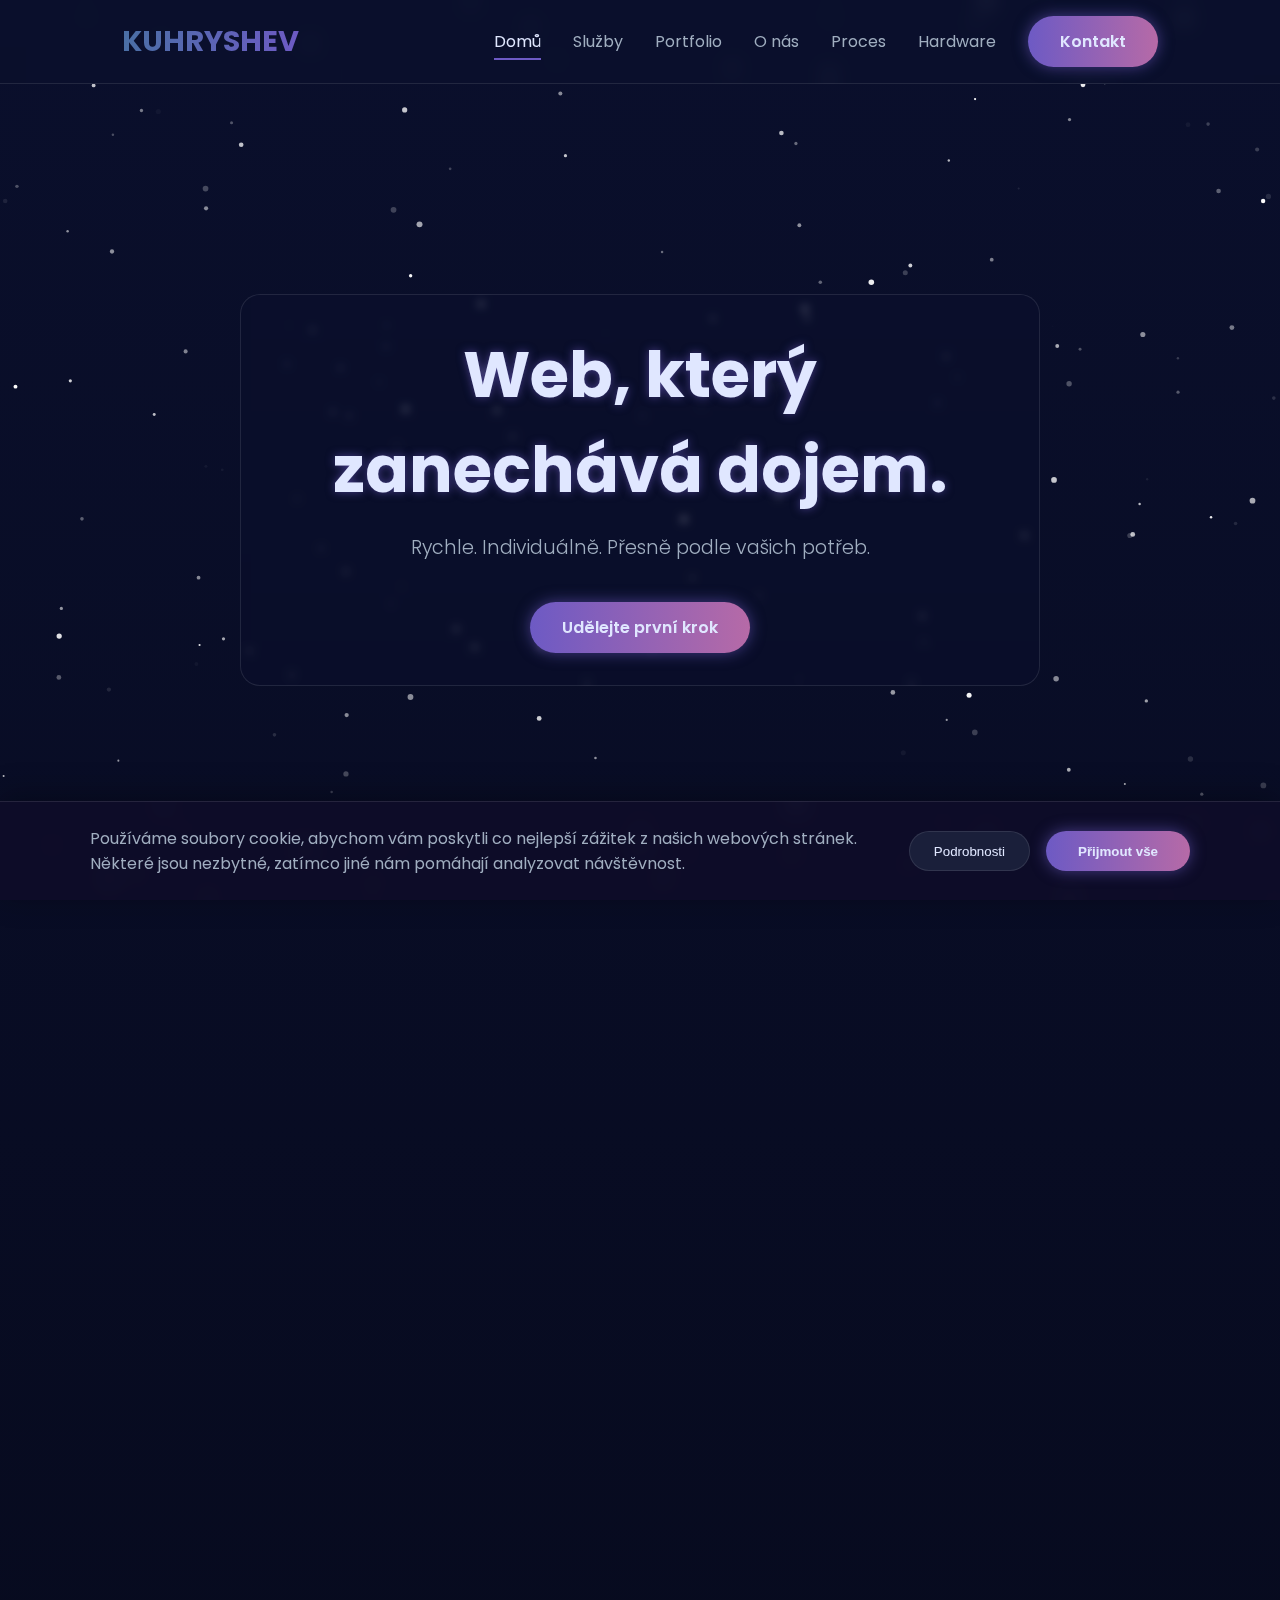
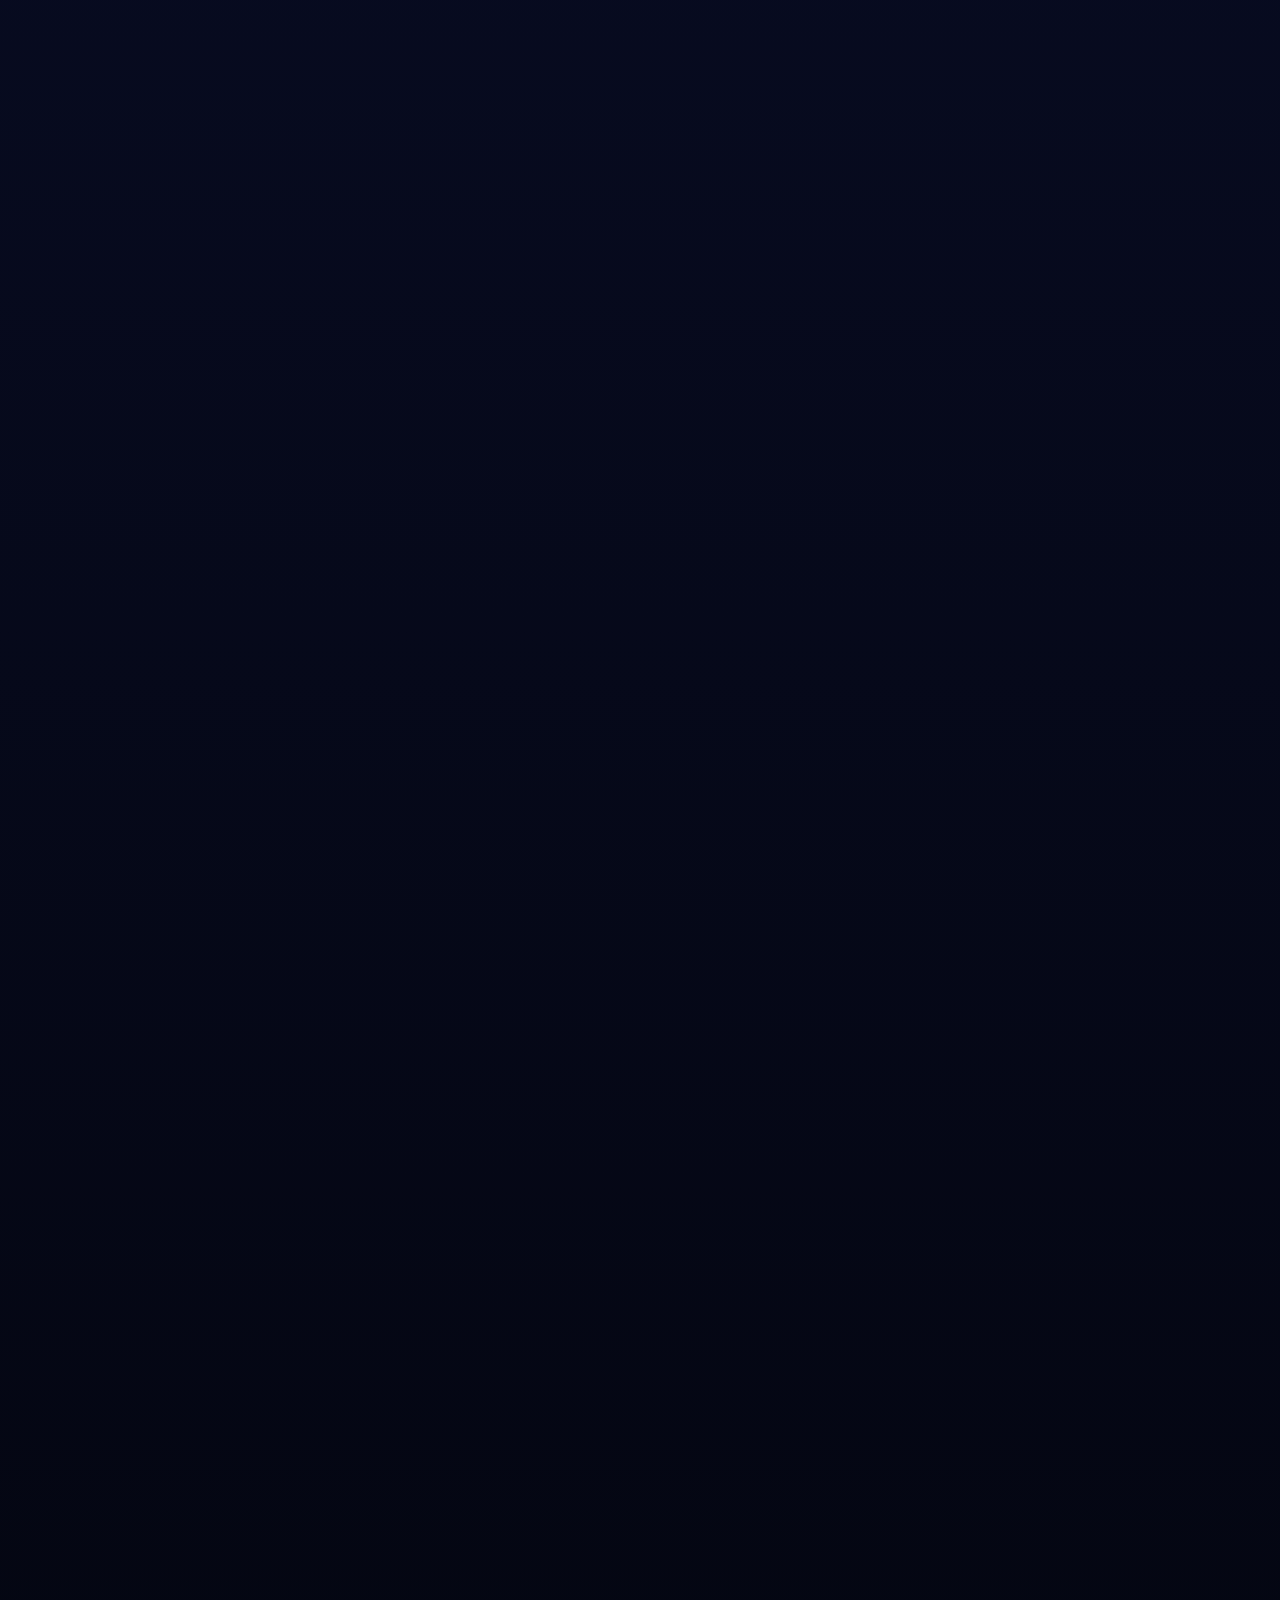
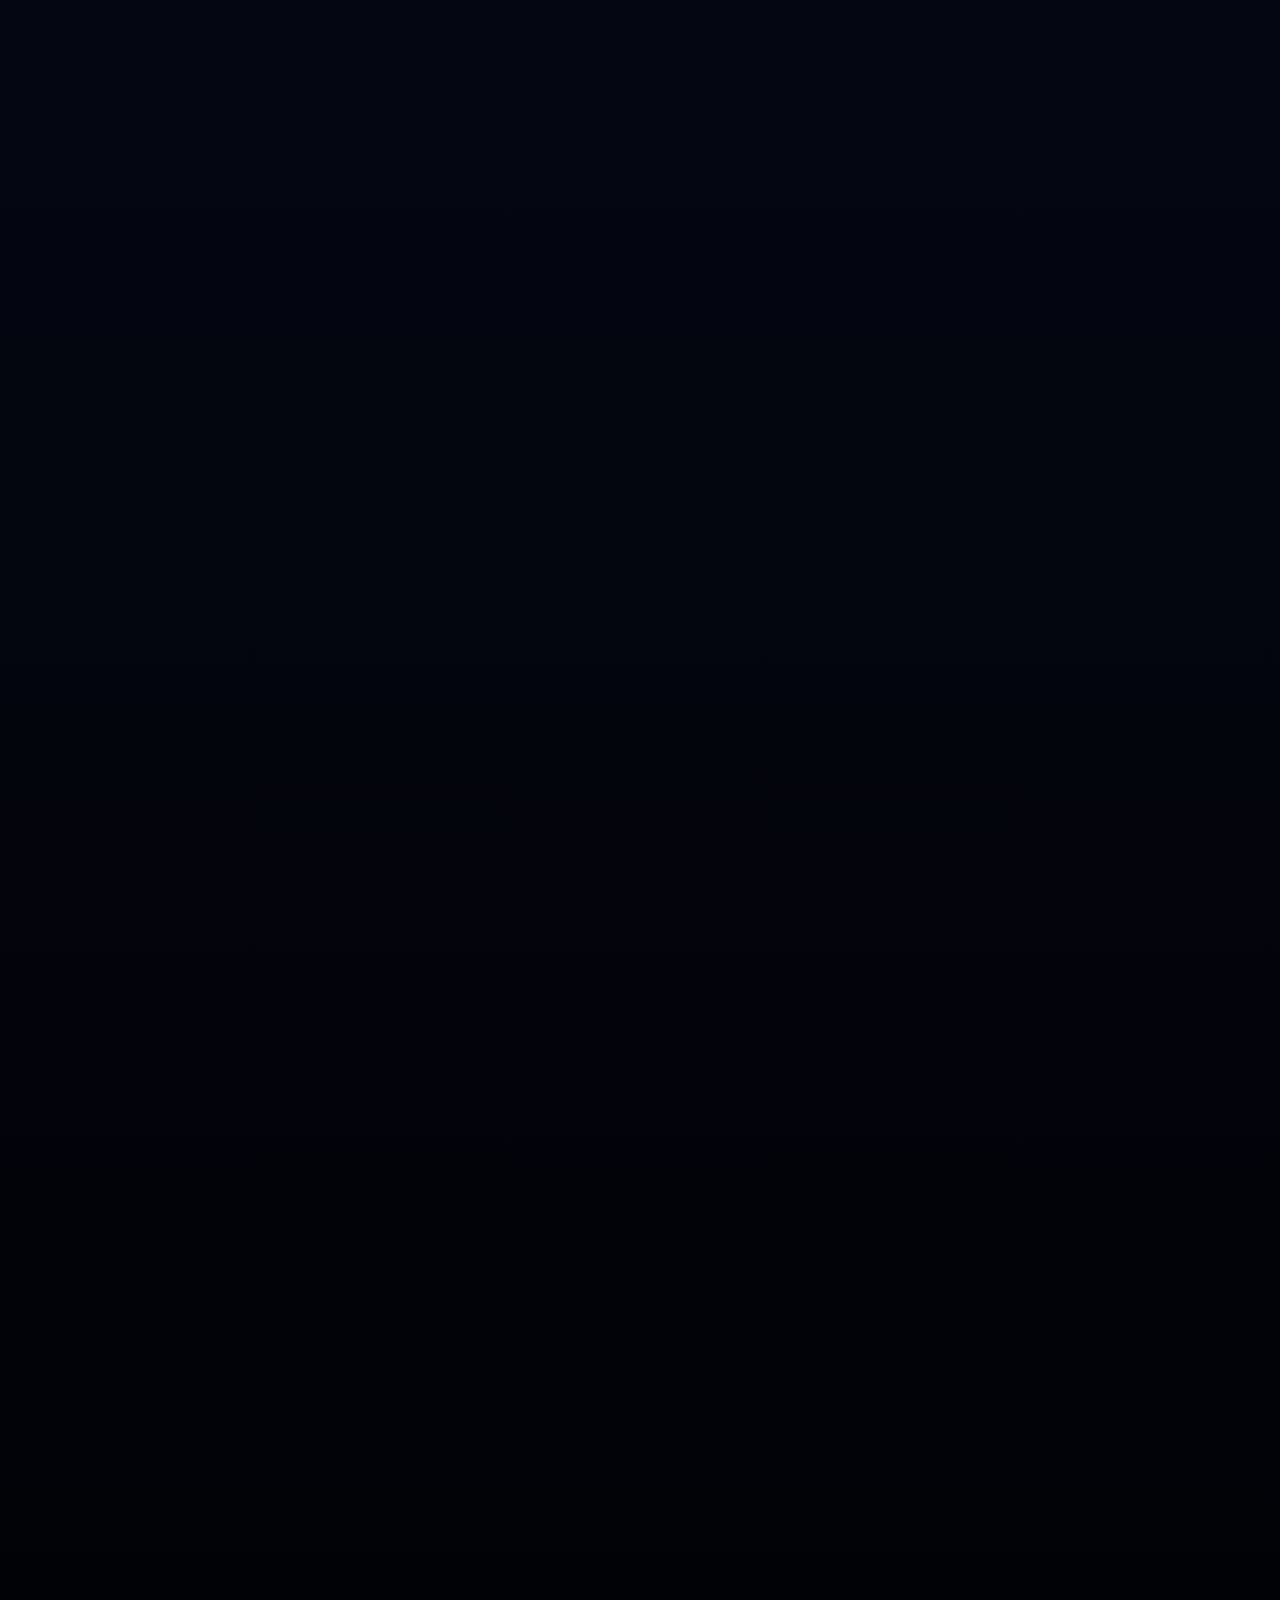
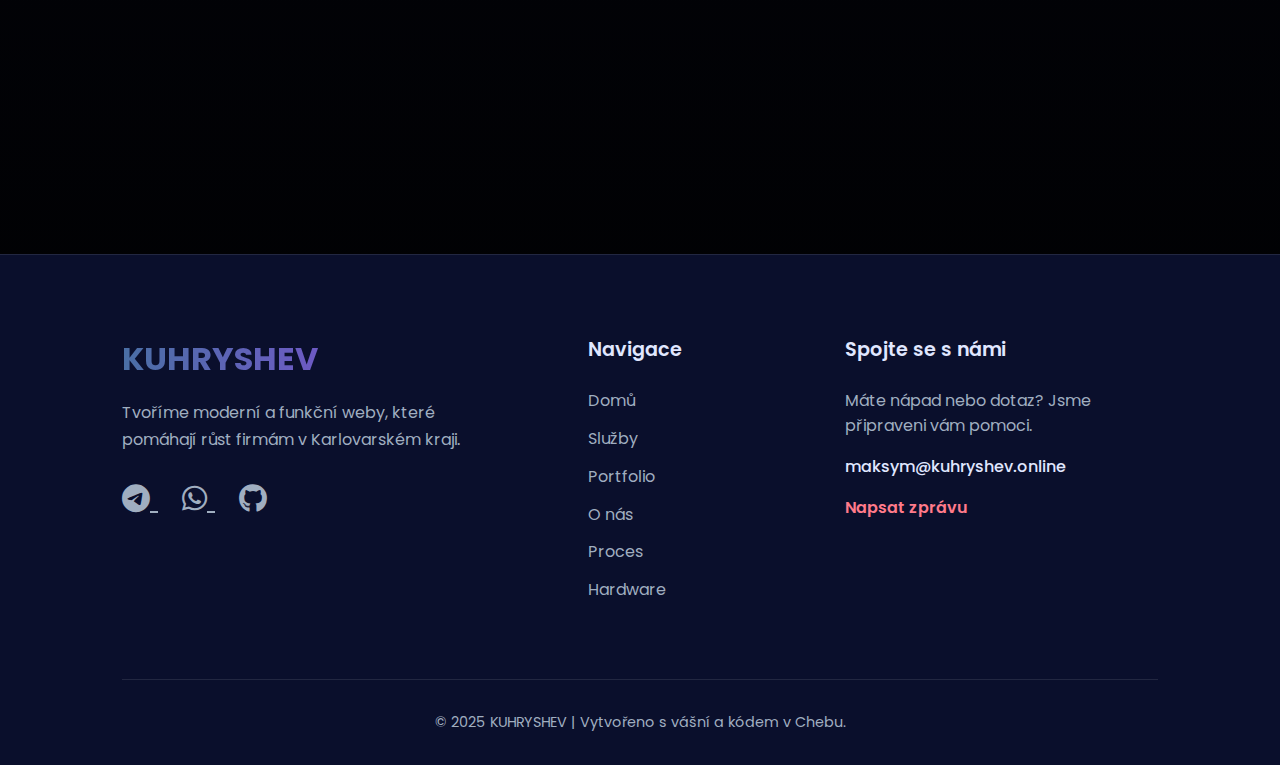
<file: index.html>
<!DOCTYPE html>
<html lang="cs">
<head>
    <meta charset="UTF-8">
    <meta name="viewport" content="width=device-width, initial-scale=1.0">
    <title>KUHRYSHEV | Tvorba webových stránek v Karlovarském kraji</title>
    <meta name="description" content="Tvoříme moderní a rychlé webové stránky pro firmy a podnikatele v Chebu a Karlovarském kraji. Zvyšte svůj online dosah s KUHRYSHEV.">

    <link rel="stylesheet" href="css/styles.css">
    <link rel="stylesheet" href="css/cookie-banner.css">


    <link rel="preconnect" href="https://fonts.googleapis.com  ">
    <link rel="preconnect" href="https://fonts.gstatic.com  " crossorigin>
    <link href="https://fonts.googleapis.com/css2?family=Poppins:wght@300;400;600;700&display=swap" rel="stylesheet">

    <link rel="stylesheet" href="  https://cdnjs.cloudflare.com/ajax/libs/font-awesome/6.4.2/css/all.min.css  ">
</head>
<body>

<header>
    <nav class="navbar">
        <div class="container">
            <a href="index.html" class="nav-logo">KUHRYSHEV</a>
            <ul class="nav-menu">
                <li class="nav-item"><a href="index.html" class="nav-link active">Domů</a></li>
                <li class="nav-item"><a href="sluzby.html" class="nav-link">Služby</a></li>
                <li class="nav-item"><a href="portfolio.html" class="nav-link">Portfolio</a></li>
                <li class="nav-item"><a href="o-nas.html" class="nav-link">O nás</a></li>
                <li class="nav-item"><a href="proces.html" class="nav-link">Proces</a></li>
                <li class="nav-item"><a href="hardware.html" class="nav-link">Hardware</a></li> <!-- Новая ссылка -->
                <li class="nav-item"><a href="kontakt.html" class="btn">Kontakt</a></li>
            </ul>
        </div>
    </nav>
</header>

    <main>
                <section id="hero">
            <canvas id="space-canvas"></canvas>
            <div class="container hero-content">
                <!-- НОВЫЙ ЗАГОЛОВОК -->
                <h1 class="hero-title">Web, který zanechává dojem.</h1>
                <!-- НОВЫЙ ПОДЗАГОЛОВОК -->
                <p class="hero-subtitle">Rychle. Individuálně. Přesně podle vašich potřeb.</p>
                <!-- НОВАЯ КНОПКА -->
                <a href="kontakt.html" class="btn">Udělejte první krok</a>
            </div>
        </section>

        <!-- НОВАЯ СЕКЦИЯ "Proč my" -->
        <section id="why-us" class="content-section why-us-section">
            <div class="container">
                <h2 class="section-title">Proč právě my?</h2>
                <div class="values-grid">
                    <div class="value-card">
                        <div class="value-icon"><i class="fas fa-bolt"></i></div>
                        <h3>Rychlost a efektivita</h3>
                        <p>Projekt dokončím během týdne. Rychlé doručení bez kompromisů na kvalitě.</p>
                    </div>
                    <div class="value-card">
                        <div class="value-icon"><i class="fas fa-user-tie"></i></div>
                        <h3>Osobní přístup</h3>
                        <p>Jako student se osobně starám o každého klienta. Přímá komunikace, rychlé reakce.</p>
                    </div>
                    <div class="value-card">
                        <div class="value-icon"><i class="fas fa-tags"></i></div>
                        <h3>Skromné ceny, plnohodnotný výsledek</h3>
                        <p>Vhodné pro začínající podnikatele. Výhodné ceny v rámci mé studentské praxe.</p>
                    </div>
                    <div class="value-card">
                        <div class="value-icon"><i class="fas fa-tools"></i></div>
                        <h3>Plná péče o web</h3>
                        <p>Služby zahrnují i následnou správu a údržbu webu po jeho spuštění.</p>
                    </div>
                </div>
                 <!-- Добавленный блок с призывом к действию -->
                <div style="text-align: center; margin-top: 3rem;">
                    <a href="kontakt.html" class="btn">Máte nápad? Napište mi!</a>
                </div>
            </div>
        </section>
        <!-- /КОНЕЦ НОВОЙ СЕКЦИИ -->

        <section id="portfolio-preview" class="content-section" style="background: var(--dark-space);">
            <div class="container">
                <h2 class="section-title">Naše práce mluví za nás</h2>
                <div class="case-studies-grid">
                    <div class="case-study-card">
                        <div class="case-study-image"><a href="portfolio-trinity.html"><img src="trinity-web-pc.png" alt="Trinity Club Cheb Screenshot"></a></div>
                        <div class="case-study-content">
                            <h3>Trinity Club Cheb</h3>
                            <p>Moderní a responzivní web pro fitness centrum s důrazem na přehledný rozvrh hodin a vícejazyčnou podporou.</p>
                            <a href="portfolio-trinity.html" class="case-study-link">Zobrazit případovou studii &rarr;</a>
                        </div>
                    </div>
                    <div class="case-study-card">
                        <div class="case-study-image"><a href="portfolio-doucovani.html"><img src="doucovani-pc.png" alt="Doučování Cheb Screenshot"></a></div>
                        <div class="case-study-content">
                            <h3>Doučování Cheb</h3>
                            <p>Moderní platforma propojující lektory a studenty, postavená na backendu Supabase se správou uživatelů.</p>
                             <a href="portfolio-doucovani.html" class="case-study-link">Zobrazit případovou studii &rarr;</a>
                        </div>
                    </div>
                </div>
                <div style="text-align: center; margin-top: 3rem;">
                    <a href="portfolio.html" class="btn">Všechny projekty</a>
                </div>
            </div>
        </section>

        <section id="process" class="content-section">
            <div class="container">
                <h2 class="section-title">Od Vize k Realitě: Náš Proces</h2>
                <div class="process-steps">
                    <div class="step"><div class="step-icon">1</div><h3>Úvodní Konzultace</h3><p>Probereme vaše cíle a vizi, abychom plně pochopili vaše potřeby.</p></div>
                    <div class="step"><div class="step-icon">2</div><h3>Strategie a Plán</h3><p>Navrhneme detailní plán, časovou osu и technologické řešení projektu.</p></div>
                    <div class="step"><div class="step-icon">3</div><h3>UI/UX Design</h3><p>Vytvoříme moderní a intuitivní design, který si zamilují vaši uživatelé.</p></div>
                    <div class="step"><div class="step-icon">4</div><h3>Vývoj</h3><p>Převedeme schválený design do funkčního, rychlého a bezpečného kódu.</p></div>
                    <div class="step"><div class="step-icon">5</div><h3>Testování a Revize</h3><p>Důkladně otestujeme každou funkci a zapracujeme vaše připomínky.</p></div>
                    <div class="step"><div class="step-icon">6</div><h3>Spuštění a Podpora</h3><p>Nasadíme web na vaši doménu a zajistíme jeho bezproblémový chod.</p></div>
                </div>
                <div style="text-align: center; margin-top: 3rem;">
                    <a href="proces.html" class="btn">Více o našem procesu</a>
                </div>
            </div>
        </section>

        <section id="tech-stack" class="content-section" style="background: var(--dark-space);">
            <div class="container">
                <h2 class="section-title">Technologie, se kterými pracujeme</h2>
                <div class="tech-stack-grid">
                    <div class="tech-item"><i class="fab fa-html5"></i><p>HTML5</p></div>
                    <div class="tech-item"><i class="fab fa-css3-alt"></i><p>CSS3</p></div>
                    <div class="tech-item"><i class="fab fa-js-square"></i><p>JavaScript</p></div>
                    <div class="tech-item"><i class="fab fa-react"></i><p>React.js</p></div>
                    <div class="tech-item"><i class="fas fa-database"></i><p>Supabase</p></div>
                </div>
            </div>
        </section>

        <section id="contact" class="content-section">
            <div class="container contact-container">
                <h2 class="section-title">Připraveni začít?</h2>
                <p class="contact-subtitle">Pojďme společně vytvořit něco výjimečného. Napište nám a domluvíme si nezávaznou konzultaci vašeho projektu.</p>
                <a href="kontakt.html" class="btn email-btn">Kontaktujte nás</a>
            </div>
        </section>
    </main>

    <footer class="site-footer">
    <div class="container">
        <div class="footer-grid">
            <div class="footer-col about">
                <a href="index.html" class="footer-logo">KUHRYSHEV</a>
                <p class="footer-tagline">Tvoříme moderní a funkční weby, které pomáhají růst firmám v Karlovarském kraji.</p>
                <div class="footer-socials">
                    <a href="https://t.me/justmaksyym" target="_blank" title="Telegram">
                        <i class="fab fa-telegram"></i>
                    </a>
                    <a href="https://wa.me/420603201843" target="_blank" title="WhatsApp">
                        <i class="fab fa-whatsapp"></i>
                    </a>
                    <a href="https://github.com/artifexia-labs/" target="_blank" title="GitHub">
                        <i class="fab fa-github"></i>
                    </a>
                </div>
            </div>
            <div class="footer-col links">
                <h4>Navigace</h4>
                <ul>
                    <li><a href="index.html">Domů</a></li>
                    <li><a href="sluzby.html">Služby</a></li>
                    <li><a href="portfolio.html">Portfolio</a></li>
                    <li><a href="o-nas.html">O nás</a></li>
                    <li><a href="proces.html">Proces</a></li>
                    <li><a href="hardware.html">Hardware</a></li> <!-- Новая ссылка -->
                </ul>
            </div>
            <div class="footer-col contact">
                <h4>Spojte se s námi</h4>
                <p>Máte nápad nebo dotaz? Jsme připraveni vám pomoci.</p>
                <a href="mailto:maksym@kuhryshev.online" class="footer-email">maksym@kuhryshev.online</a>
                <a href="kontakt.html" class="footer-contact-btn">Napsat zprávu</a>
            </div>
        </div>
        <div class="footer-bottom">
            <p>&copy; 2025 KUHRYSHEV | Vytvořeno s vášní a kódem v Chebu.</p>
        </div>
    </div>
</footer>
<div class="cookie-consent-banner" id="cookie-consent-banner">
        <div class="cookie-banner-content">
            <div class="cookie-banner-text">
                <p>Používáme soubory cookie, abychom vám poskytli co nejlepší zážitek z našich webových stránek. Některé jsou nezbytné, zatímco jiné nám pomáhají analyzovat návštěvnost.</p>
            </div>
            <div class="cookie-banner-actions">
                <button class="btn-details" id="show-cookie-details">Podrobnosti</button>
                <button class="btn" id="accept-all-cookies">Přijmout vše</button>
            </div>
        </div>
    </div>

    <div class="cookie-modal-overlay" id="cookie-modal-overlay">
        <div class="cookie-modal">
            <h3>Nastavení Souborů Cookie</h3>
            <div class="cookie-category">
                <div class="cookie-category-header">
                    <label for="necessary-cookies">Nezbytné soubory cookie</label>
                    <label class="toggle-switch">
                        <input type="checkbox" id="necessary-cookies" checked disabled>
                        <span class="slider"></span>
                    </label>
                </div>
                <p>Tyto soubory cookie jsou nezbytné pro základní funkčnost webu a nelze je vypnout.</p>
            </div>
            <div class="cookie-category">
                <div class="cookie-category-header">
                    <label for="analytics-cookies">Analytické soubory cookie</label>
                    <label class="toggle-switch">
                        <input type="checkbox" id="analytics-cookies" checked>
                        <span class="slider"></span>
                    </label>
                </div>
                <p>Tyto soubory cookie nám pomáhají analyzovat návštěvnost a chování uživatelů, což nám umožňuje vylepšovat naše služby (např. Google Analytics).</p>
            </div>
            <div class="cookie-modal-actions">
                <button class="btn" id="save-cookie-settings">Uložit nastavení</button>
            </div>
        </div>
    </div>
    <script src="js/index.js"></script>
    <script src="js/cookie-consent.js"></script>

</body>
</html>
</file>
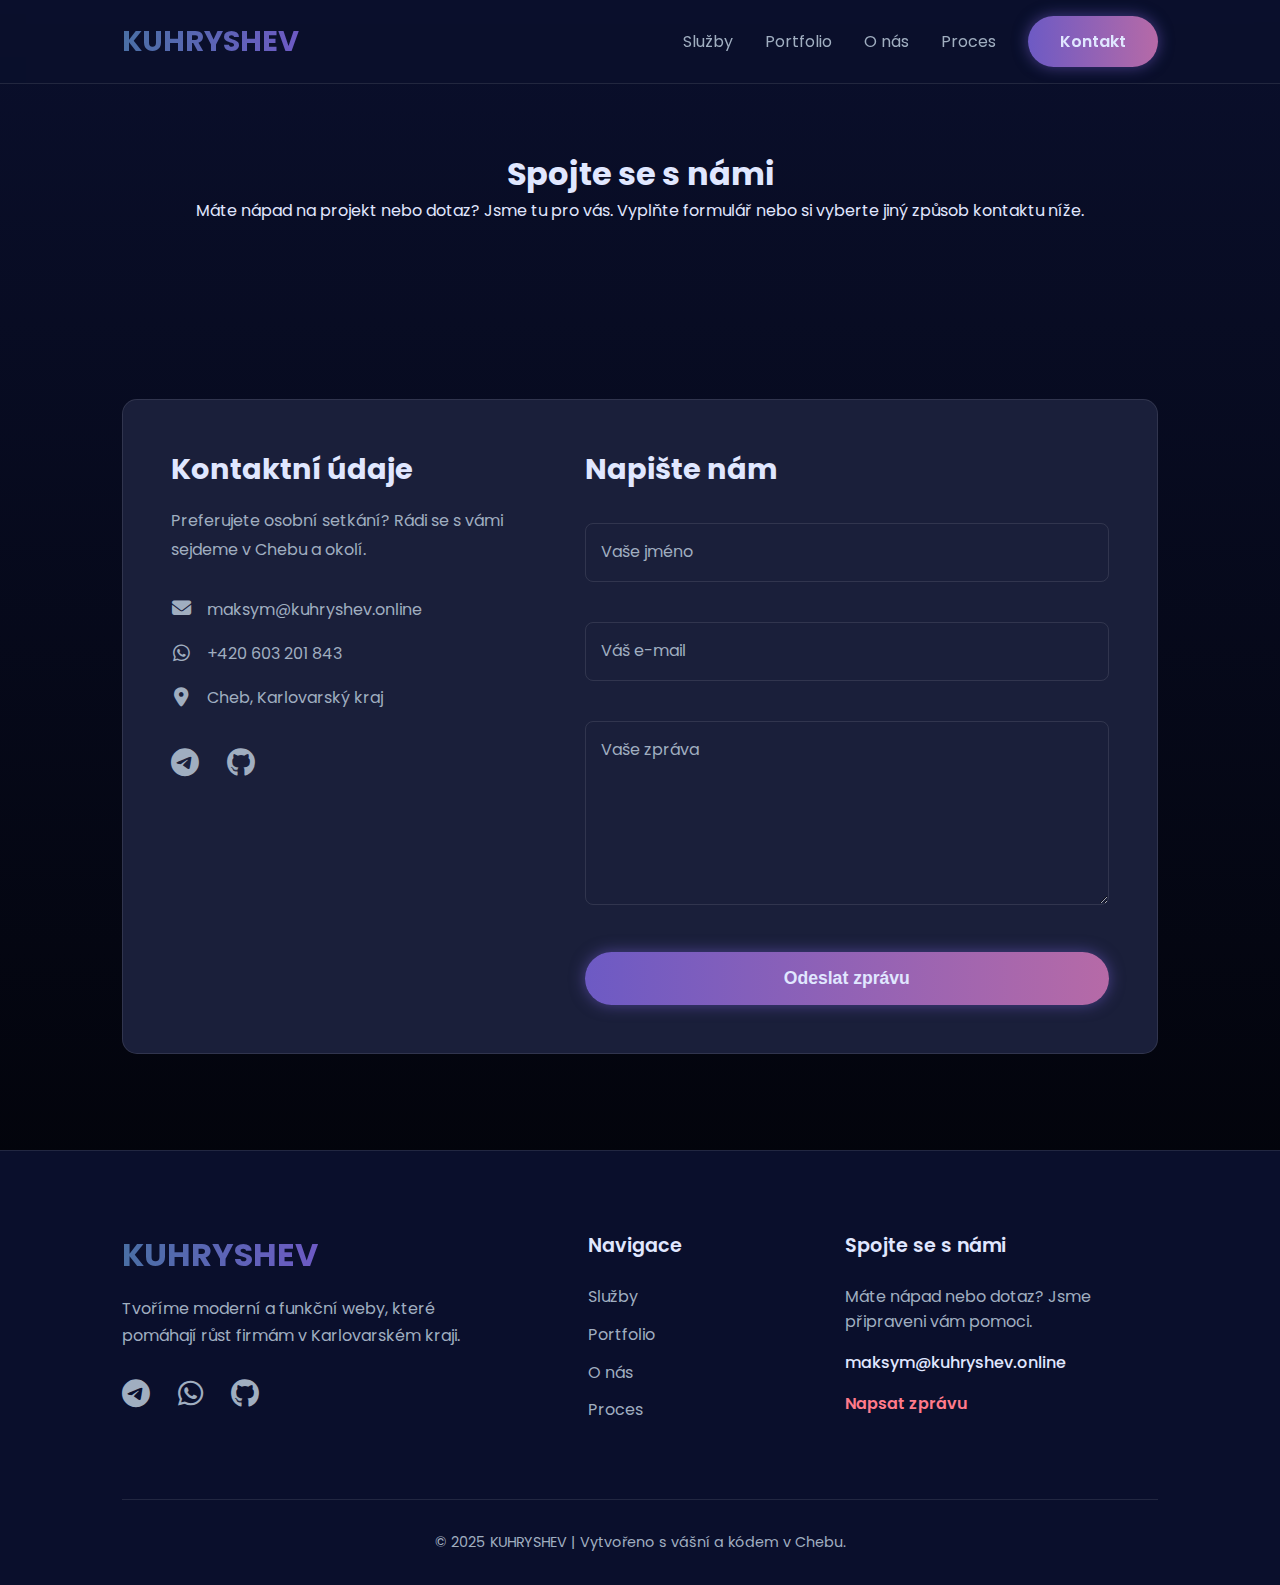
<file: kontakt.html>
<!DOCTYPE html>
<html lang="cs">
<head>
    <meta charset="UTF-8">
    <meta name="viewport" content="width=device-width, initial-scale=1.0">
    <title>Kontakt | KUHRYSHEV</title>
    <meta name="description" content="Spojte se s námi. Napište nám o svém projektu nebo si domluvte nezávaznou konzultaci. Sídlíme v Chebu.">
    
    <link rel="stylesheet" href="css/styles.css">
    <link rel="stylesheet" href="css/kontakt.css">
    
    <link rel="preconnect" href="https://fonts.googleapis.com">
    <link rel="preconnect" href="https://fonts.gstatic.com" crossorigin>
    <link href="https://fonts.googleapis.com/css2?family=Poppins:wght@300;400;600;700&display=swap" rel="stylesheet">
    
    <link rel="stylesheet" href="https://cdnjs.cloudflare.com/ajax/libs/font-awesome/6.4.2/css/all.min.css">
</head>
<body>

<header>
    <nav class="navbar">
        <div class="container">
            <a href="index.html" class="nav-logo">KUHRYSHEV</a>
            <ul class="nav-menu">
                <li class="nav-item"><a href="sluzby.html" class="nav-link">Služby</a></li>
                <li class="nav-item"><a href="portfolio.html" class="nav-link">Portfolio</a></li>
                <li class="nav-item"><a href="o-nas.html" class="nav-link">O nás</a></li>
                <li class="nav-item"><a href="proces.html" class="nav-link">Proces</a></li>
                <li class="nav-item"><a href="kontakt.html" class="btn">Kontakt</a></li>
            </ul>
        </div>
    </nav>
</header>

    <main>
        <section id="page-hero">
            <div class="container">
                <h1 class="page-title">Spojte se s námi</h1>
                <p class="page-subtitle">Máte nápad na projekt nebo dotaz? Jsme tu pro vás. Vyplňte formulář nebo si vyberte jiný způsob kontaktu níže.</p>
            </div>
        </section>

        <section id="contact-form-section" class="content-section">
            <div class="container">
                <div id="contact-wrapper">
                    <div class="contact-grid">
                        <div class="contact-info">
                            <h3>Kontaktní údaje</h3>
                            <p>Preferujete osobní setkání? Rádi se s vámi sejdeme v Chebu a okolí.</p>
                            <ul class="contact-details">
                                <li><i class="fas fa-envelope"></i> <a href="mailto:maksym@kuhryshev.online">maksym@kuhryshev.online</a></li>
                                <li><i class="fab fa-whatsapp"></i> <a href="https://wa.me/420603201843" target="_blank">+420 603 201 843</a></li>
                                <li><i class="fas fa-map-marker-alt"></i> Cheb, Karlovarský kraj</li>
                            </ul>
                            <div class="social-links-contact">
                                <a href="https://t.me/justmaksyym" target="_blank" title="Telegram"><i class="fab fa-telegram"></i></a>
                                <a href="https://github.com/artifexia-labs/" target="_blank" title="GitHub"><i class="fab fa-github"></i></a>
                            </div>
                        </div>

                        <form id="contactForm" class="contact-form" novalidate>
                            <h3>Napište nám</h3>
                            <div class="form-group">
                                <input type="text" id="name" name="name" required placeholder=" ">
                                <label for="name">Vaše jméno</label>
                                <div class="error-message"></div>
                            </div>
                            <div class="form-group">
                                <input type="email" id="email" name="email" required placeholder=" ">
                                <label for="email">Váš e-mail</label>
                                <div class="error-message"></div>
                            </div>
                            <div class="form-group">
                                <textarea id="message" name="message" rows="6" required placeholder=" "></textarea>
                                <label for="message">Vaše zpráva</label>
                                <div class="error-message"></div>
                            </div>
                            <button type="submit" class="btn" id="submitBtn">Odeslat zprávu</button>
                        </form>
                    </div>
                </div>
                
                <div id="response-message" class="response-message" style="display: none;">
                    <h2 id="response-title"></h2>
                    <p id="response-text"></p>
                </div>
            </div>
        </section>
    </main>

    <footer class="site-footer">
    <div class="container">
        <div class="footer-grid">
            <div class="footer-col about">
                <a href="index.html" class="footer-logo">KUHRYSHEV</a>
                <p class="footer-tagline">Tvoříme moderní a funkční weby, které pomáhají růst firmám v Karlovarském kraji.</p>
                <div class="footer-socials">
                    <a href="https://t.me/justmaksyym" target="_blank" title="Telegram"><i class="fab fa-telegram"></i></a>
                    <a href="https://wa.me/420603201843" target="_blank" title="WhatsApp"><i class="fab fa-whatsapp"></i></a>
                    <a href="https://github.com/artifexia-labs/" target="_blank" title="GitHub"><i class="fab fa-github"></i></a>
                </div>
            </div>
            <div class="footer-col links">
                <h4>Navigace</h4>
                <ul>
                    <li><a href="sluzby.html">Služby</a></li>
                    <li><a href="portfolio.html">Portfolio</a></li>
                    <li><a href="o-nas.html">O nás</a></li>
                    <li><a href="proces.html">Proces</a></li>
                </ul>
            </div>
            <div class="footer-col contact">
                <h4>Spojte se s námi</h4>
                <p>Máte nápad nebo dotaz? Jsme připraveni vám pomoci.</p>
                <a href="mailto:maksym@kuhryshev.online" class="footer-email">maksym@kuhryshev.online</a>
                <a href="kontakt.html" class="footer-contact-btn">Napsat zprávu</a>
            </div>
        </div>
        <div class="footer-bottom">
            <p>&copy; 2025 KUHRYSHEV | Vytvořeno s vášní a kódem v Chebu.</p>
        </div>
    </div>
</footer>
    
    <script src="js/index.js"></script>
    <script src="js/kontakt.js"></script>
</body>
</html>
</file>
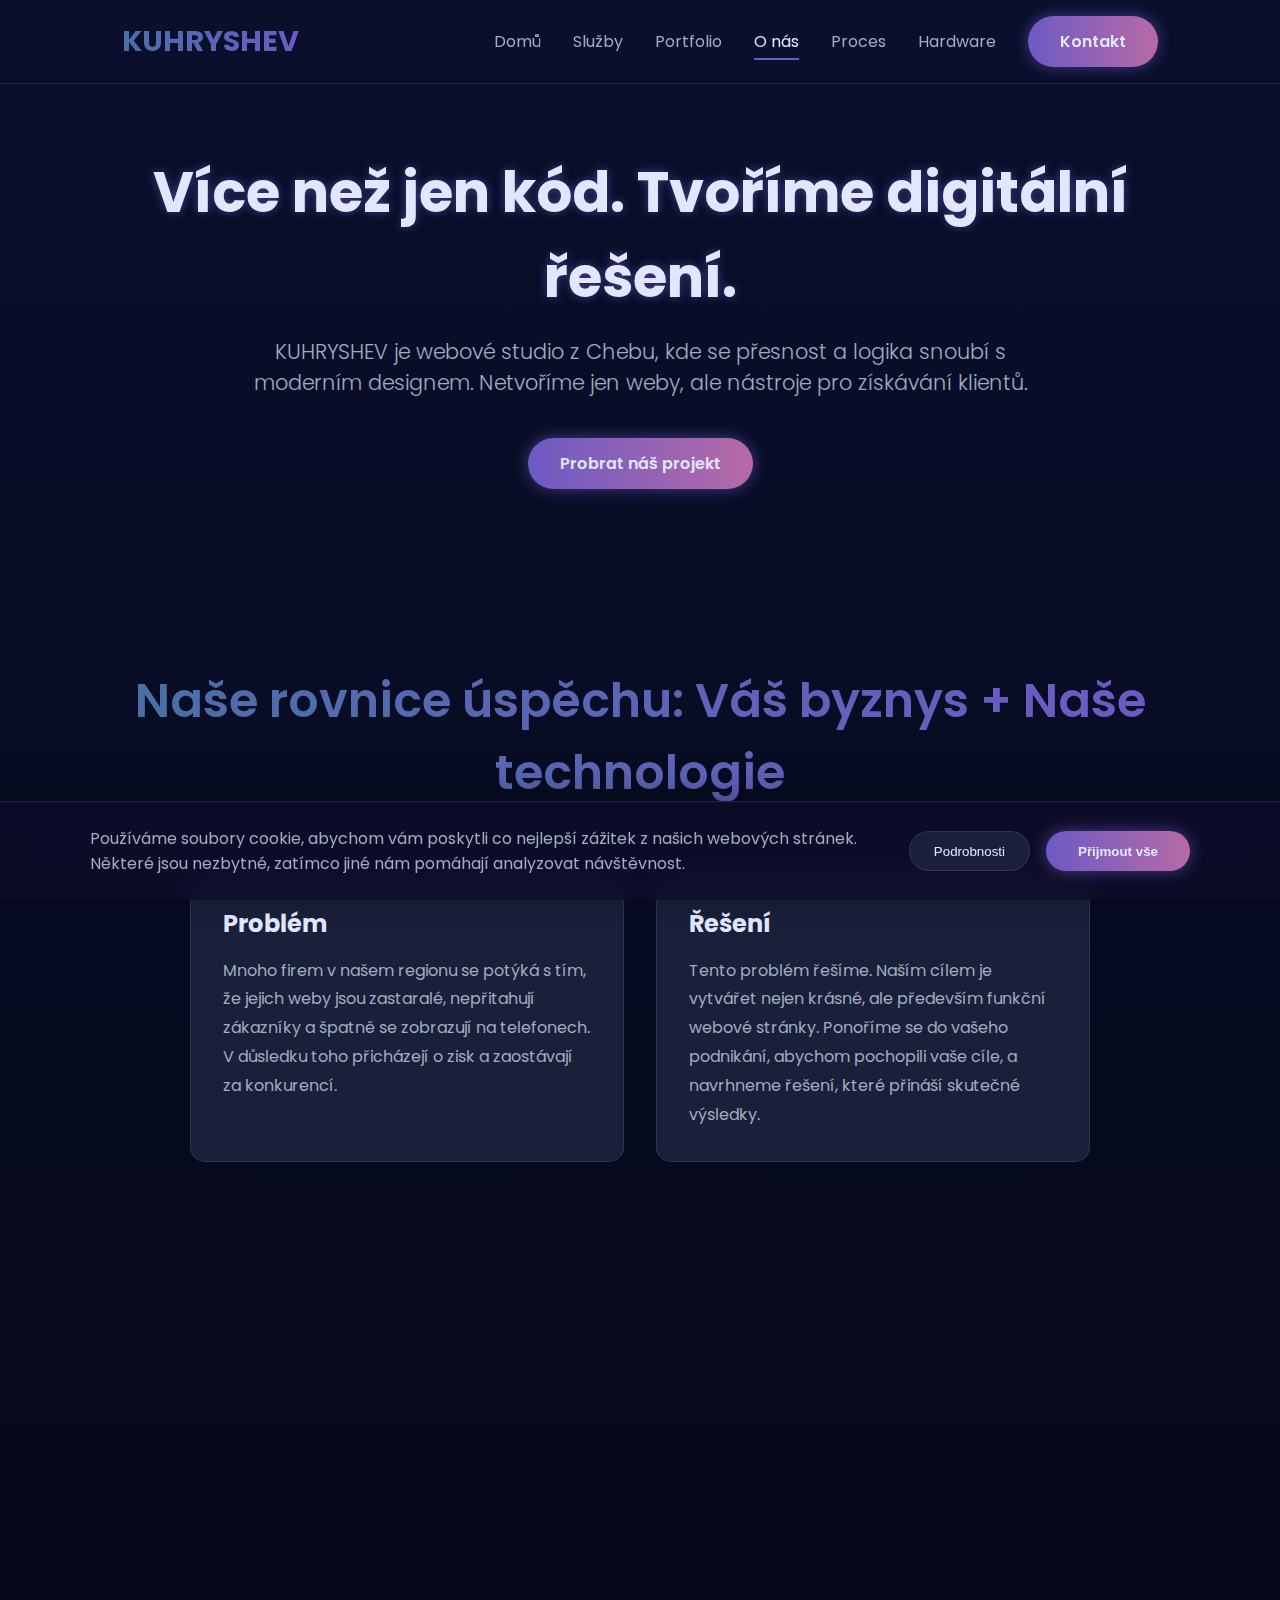
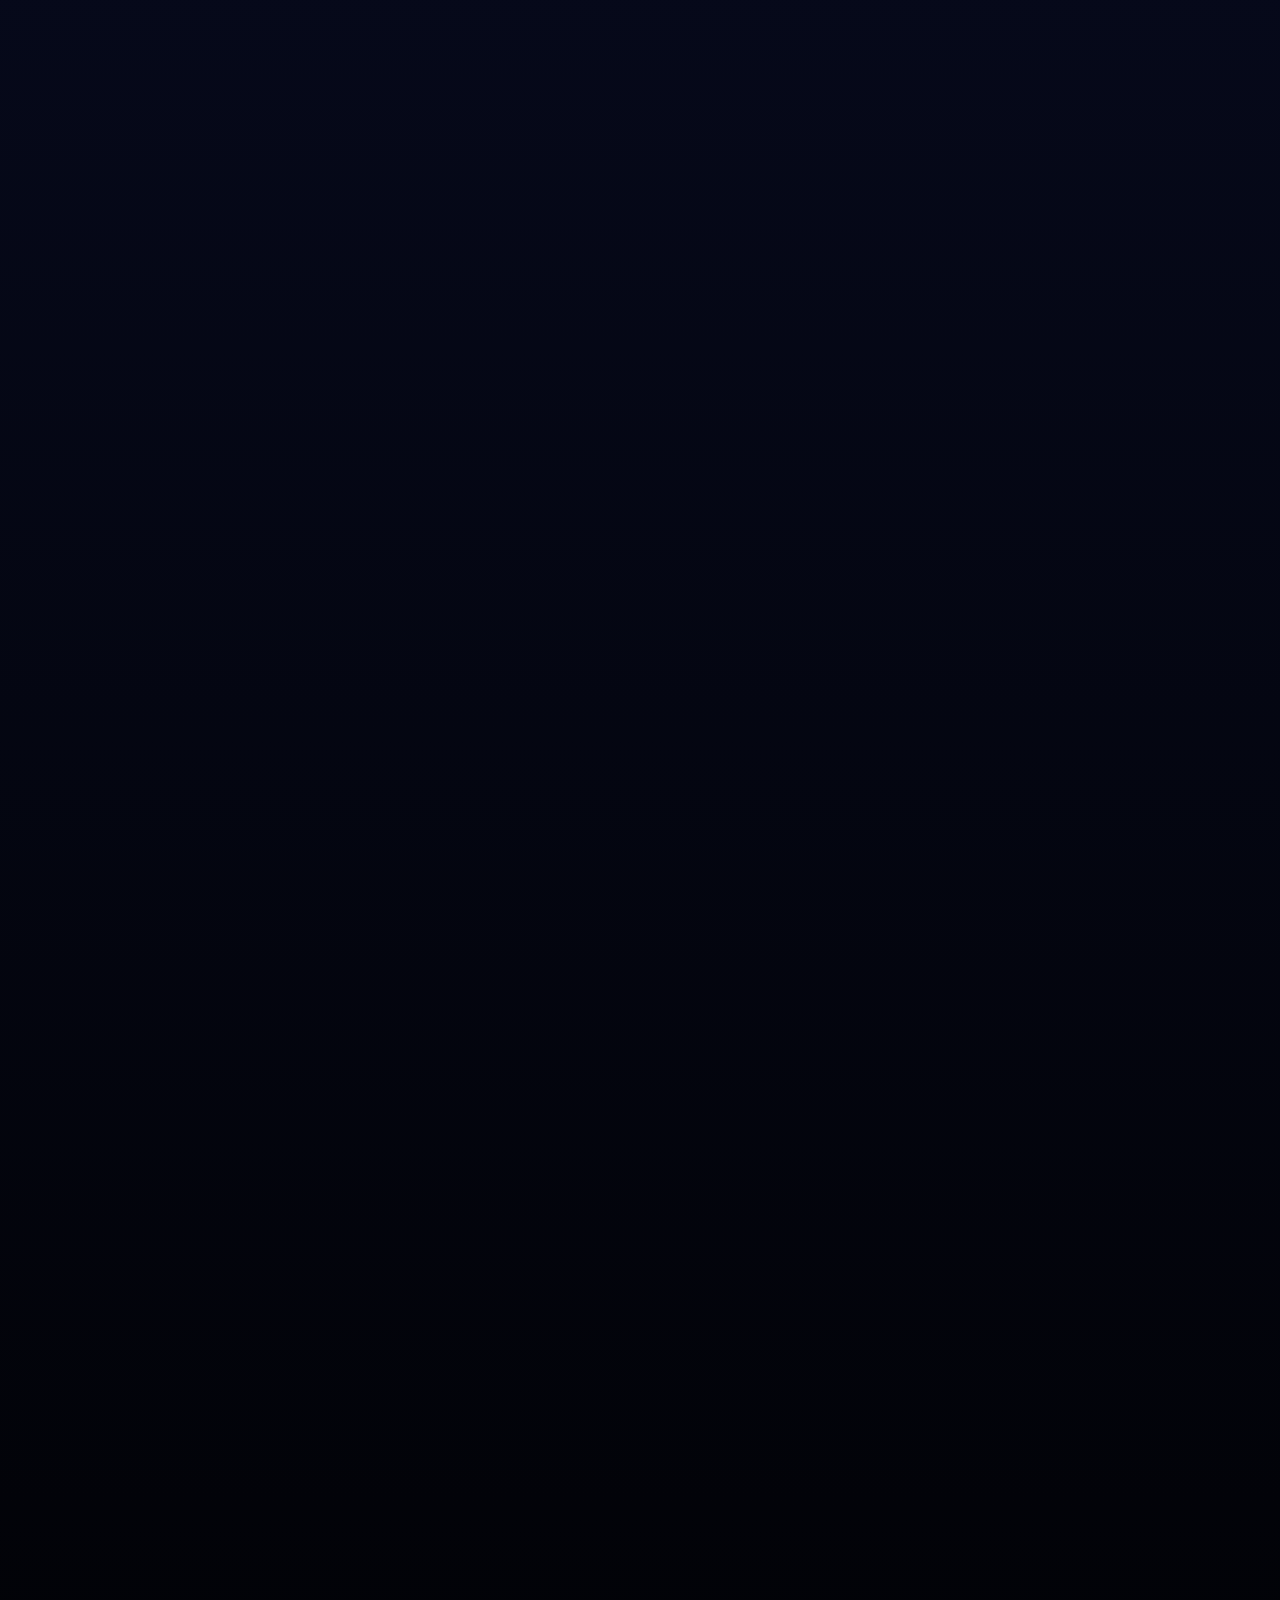
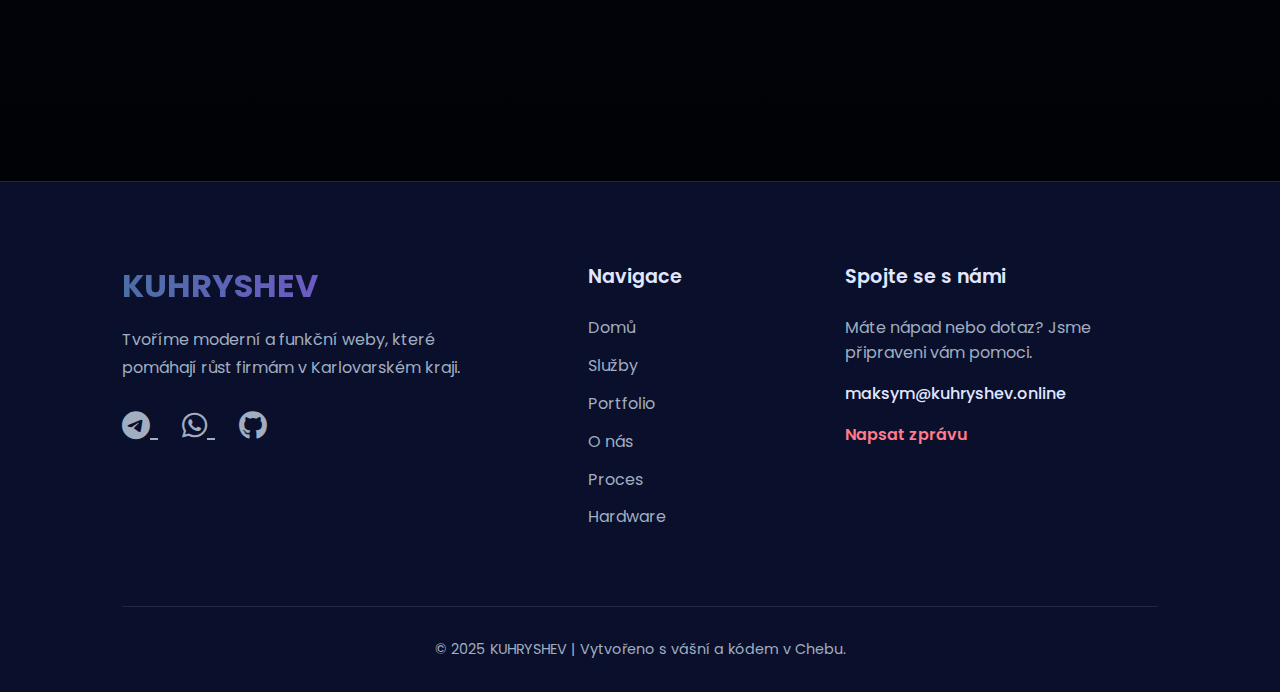
<file: o-nas.html>
<!DOCTYPE html>
<html lang="cs">
<head>
    <meta charset="UTF-8">
    <meta name="viewport" content="width=device-width, initial-scale=1.0">
    <title>O nás | Tým KUHRYSHEV</title>
    <meta name="description" content="Seznamte se s týmem и přístupem webového studia KUHRYSHEV. Tvoříme moderní weby pro růst vašeho podnikání v Karlovarském kraji.">
    <link rel="stylesheet" href="css/cookie-banner.css">    
    <link rel="stylesheet" href="css/styles.css">
    <link rel="stylesheet" href="css/about.css">
    
    <link rel="preconnect" href="https://fonts.googleapis.com">
    <link rel="preconnect" href="https://fonts.gstatic.com" crossorigin>
    <link href="https://fonts.googleapis.com/css2?family=Poppins:wght@300;400;600;700&display=swap" rel="stylesheet">
    
    <link rel="stylesheet" href="https://cdnjs.cloudflare.com/ajax/libs/font-awesome/6.4.2/css/all.min.css">
</head>
<body>

    <header>
    <nav class="navbar">
        <div class="container">
            <a href="index.html" class="nav-logo">KUHRYSHEV</a>
            <ul class="nav-menu">
                <li class="nav-item"><a href="index.html" class="nav-link">Domů</a></li>
                <li class="nav-item"><a href="sluzby.html" class="nav-link">Služby</a></li>
                <li class="nav-item"><a href="portfolio.html" class="nav-link">Portfolio</a></li>
                <li class="nav-item"><a href="o-nas.html" class="nav-link active">O nás</a></li>
                <li class="nav-item"><a href="proces.html" class="nav-link">Proces</a></li>
                <li class="nav-item"><a href="hardware.html" class="nav-link">Hardware</a></li> <!-- Новая ссылка -->
                <li class="nav-item"><a href="kontakt.html" class="btn">Kontakt</a></li>
            </ul>
        </div>
    </nav>
</header>

    <main>
        <section id="about-hero">
            <div class="container">
                <h1 class="hero-title">Více než jen kód. Tvoříme digitální řešení.</h1>
                <p class="hero-subtitle">KUHRYSHEV je webové studio z Chebu, kde se přesnost a logika snoubí s moderním designem. Netvoříme jen weby, ale nástroje pro získávání klientů.</p>
                <a href="kontakt.html" class="btn">Probrat náš projekt</a>
            </div>
        </section>

        <section id="mission" class="content-section">
            <div class="container">
                <h2 class="section-title">Naše rovnice úspěchu: Váš byznys + Naše technologie</h2>
                <div class="mission-grid">
                    <div class="mission-card problem">
                        <h3>Problém</h3>
                        <p>Mnoho firem v našem regionu se potýká s tím, že jejich weby jsou zastaralé, nepřitahují zákazníky a špatně se zobrazují na telefonech. V důsledku toho přicházejí o zisk a zaostávají za konkurencí.</p>
                    </div>
                    <div class="mission-card solution">
                        <h3>Řešení</h3>
                        <p>Tento problém řešíme. Naším cílem je vytvářet nejen krásné, ale především funkční webové stránky. Ponoříme se do vašeho podnikání, abychom pochopili vaše cíle, a navrhneme řešení, které přináší skutečné výsledky.</p>
                    </div>
                </div>
            </div>
        </section>

                <section id="team" class="content-section">
            <div class="container">
                <h2 class="section-title">Váš tým pro digitální průlom</h2>
                <div class="team-single-container">
                    <div class="team-card team-card-single">
                        <div class="team-card-content">
                            <!-- Основная информация -->
                            <div class="team-photo">
                                <img src="maksym-photo-1.jpg" alt="Maksym Kuhryshev">
                            </div>
                            <div class="team-info">
                                <h3>Maksym Kuhryshev</h3>
                                <p class="team-role">Founder & Lead Developer</p>
                                <p class="team-bio">
                                    Jsem jediným tvůrcem za KUHRYSHEV. Jako student IT se osobně ujmu vašeho projektu od návrhu přes vývoj až po spuštění a údržbu. Tato přímá angažovanost znamená, že váš projekt je mou prioritou. Využívám moderní technologie a důkladně promýšlím každý detail, abych vytvořil web, který bude rychlý, bezpečný, moderní a přesně podle vašich potřeb.
                                </p>
                            </div>
                        </div>

                        <!-- Блок с ключевыми аспектами -->
                        <div class="team-highlights">
                            <div class="highlight-item">
                                <h4><i class="fas fa-user-check"></i> Jediný zodpovědný & přímý kontakt</h4>
                                <p>Spolupracujete přímo se mnou. Rychlejší reakce, lepší porozumění vaší vizi a plná kontrola nad kvalitou.</p>
                            </div>
                            <div class="highlight-item">
                                <h4><i class="fas fa-bolt"></i> Rychlost a efektivita</h4>
                                <p>Jako student se mohu plně věnovat vašemu projektu. Jednoduchý web může být hotový během týdne.</p>
                            </div>
                            <div class="highlight-item">
                                <h4><i class="fas fa-tools"></i> Plná péče & podpora</h4>
                                <p>Moje služby zahrnují i následnou správu a údržbu webu po jeho spuštění. Zajistím, aby váš web běžel hladce.</p>
                            </div>
                        </div>
                    </div>
                </div>
            </div>
        </section>

        <section id="values" class="content-section">
            <div class="container">
                <h2 class="section-title">Na čem si zakládáme</h2>
                <div class="values-grid">
                    <div class="value-card">
                        <div class="value-icon"><i class="fas fa-rocket"></i></div>
                        <h3>Rychlost</h3>
                        <p>Vážíme si vašeho času. Jednoduchou webovou vizitku budete mít hotovou do týdne, složitější projekt v jasně daném termínu.</p>
                    </div>
                    <div class="value-card">
                        <div class="value-icon"><i class="fas fa-gem"></i></div>
                        <h3>Kvalita a Modernost</h3>
                        <p>Používáme moderní technologie, aby váš web byl nejen hezký, ale i funkční, bezpečný a připravený na budoucnost.</p>
                    </div>
                    <div class="value-card">
                        <div class="value-icon"><i class="fas fa-handshake"></i></div>
                        <h3>Partnerství</h3>
                        <p>Naše práce předáním projektu nekončí. Na vašem úspěchu nám záleží, proto jsme vždy na příjmu, připraveni na úpravy a nové nápady.</p>
                    </div>
                </div>
            </div>
        </section>

        <section id="contact-promo" class="content-section">
            <div class="container contact-container">
                <h2 class="section-title">Jste připraveni posunout váš byznys?</h2>
                <p class="contact-subtitle">Pojďme si zavolat nebo se osobně setkat v Chebu. První konzultace a analýza vašeho stávajícího webu je zcela zdarma.</p>
                <a href="kontakt.html" class="btn email-btn">Napsat e-mail</a>
                <div class="social-links">
                    <a href="https://t.me/justmaksyym" target="_blank" title="Telegram"><i class="fab fa-telegram"></i></a>
                    <a href="https://wa.me/420603201843" target="_blank" title="WhatsApp"><i class="fab fa-whatsapp"></i></a>
                    <a href="https://github.com/artifexia-labs/" target="_blank" title="GitHub"><i class="fab fa-github"></i></a>
                </div>
            </div>
        </section>
    </main>

    <footer class="site-footer">
    <div class="container">
        <div class="footer-grid">
            <div class="footer-col about">
                <a href="index.html" class="footer-logo">KUHRYSHEV</a>
                <p class="footer-tagline">Tvoříme moderní a funkční weby, které pomáhají růst firmám v Karlovarském kraji.</p>
                <div class="footer-socials">
                    <a href="https://t.me/justmaksyym" target="_blank" title="Telegram">
                        <i class="fab fa-telegram"></i>
                    </a>
                    <a href="https://wa.me/420603201843" target="_blank" title="WhatsApp">
                        <i class="fab fa-whatsapp"></i>
                    </a>
                    <a href="https://github.com/artifexia-labs/" target="_blank" title="GitHub">
                        <i class="fab fa-github"></i>
                    </a>
                </div>
            </div>
            <div class="footer-col links">
                <h4>Navigace</h4>
                <ul>
                    <li><a href="index.html">Domů</a></li>
                    <li><a href="sluzby.html">Služby</a></li>
                    <li><a href="portfolio.html">Portfolio</a></li>
                    <li><a href="o-nas.html">O nás</a></li>
                    <li><a href="proces.html">Proces</a></li>
                    <li><a href="hardware.html">Hardware</a></li> <!-- Новая ссылка -->
                </ul>
            </div>
            <div class="footer-col contact">
                <h4>Spojte se s námi</h4>
                <p>Máte nápad nebo dotaz? Jsme připraveni vám pomoci.</p>
                <a href="mailto:maksym@kuhryshev.online" class="footer-email">maksym@kuhryshev.online</a>
                <a href="kontakt.html" class="footer-contact-btn">Napsat zprávu</a>
            </div>
        </div>
        <div class="footer-bottom">
            <p>&copy; 2025 KUHRYSHEV | Vytvořeno s vášní a kódem v Chebu.</p>
        </div>
    </div>
</footer>
<div class="cookie-consent-banner" id="cookie-consent-banner">
        <div class="cookie-banner-content">
            <div class="cookie-banner-text">
                <p>Používáme soubory cookie, abychom vám poskytli co nejlepší zážitek z našich webových stránek. Některé jsou nezbytné, zatímco jiné nám pomáhají analyzovat návštěvnost.</p>
            </div>
            <div class="cookie-banner-actions">
                <button class="btn-details" id="show-cookie-details">Podrobnosti</button>
                <button class="btn" id="accept-all-cookies">Přijmout vše</button>
            </div>
        </div>
    </div>

    <div class="cookie-modal-overlay" id="cookie-modal-overlay">
        <div class="cookie-modal">
            <h3>Nastavení Souborů Cookie</h3>
            <div class="cookie-category">
                <div class="cookie-category-header">
                    <label for="necessary-cookies">Nezbytné soubory cookie</label>
                    <label class="toggle-switch">
                        <input type="checkbox" id="necessary-cookies" checked disabled>
                        <span class="slider"></span>
                    </label>
                </div>
                <p>Tyto soubory cookie jsou nezbytné pro základní funkčnost webu a nelze je vypnout.</p>
            </div>
            <div class="cookie-category">
                <div class="cookie-category-header">
                    <label for="analytics-cookies">Analytické soubory cookie</label>
                    <label class="toggle-switch">
                        <input type="checkbox" id="analytics-cookies" checked>
                        <span class="slider"></span>
                    </label>
                </div>
                <p>Tyto soubory cookie nám pomáhají analyzovat návštěvnost a chování uživatelů, což nám umožňuje vylepšovat naše služby (např. Google Analytics).</p>
            </div>
            <div class="cookie-modal-actions">
                <button class="btn" id="save-cookie-settings">Uložit nastavení</button>
            </div>
        </div>
    </div>
    <script src="js/index.js"></script>
    <script src="js/cookie-consent.js"></script>

</body>
</html>
</file>
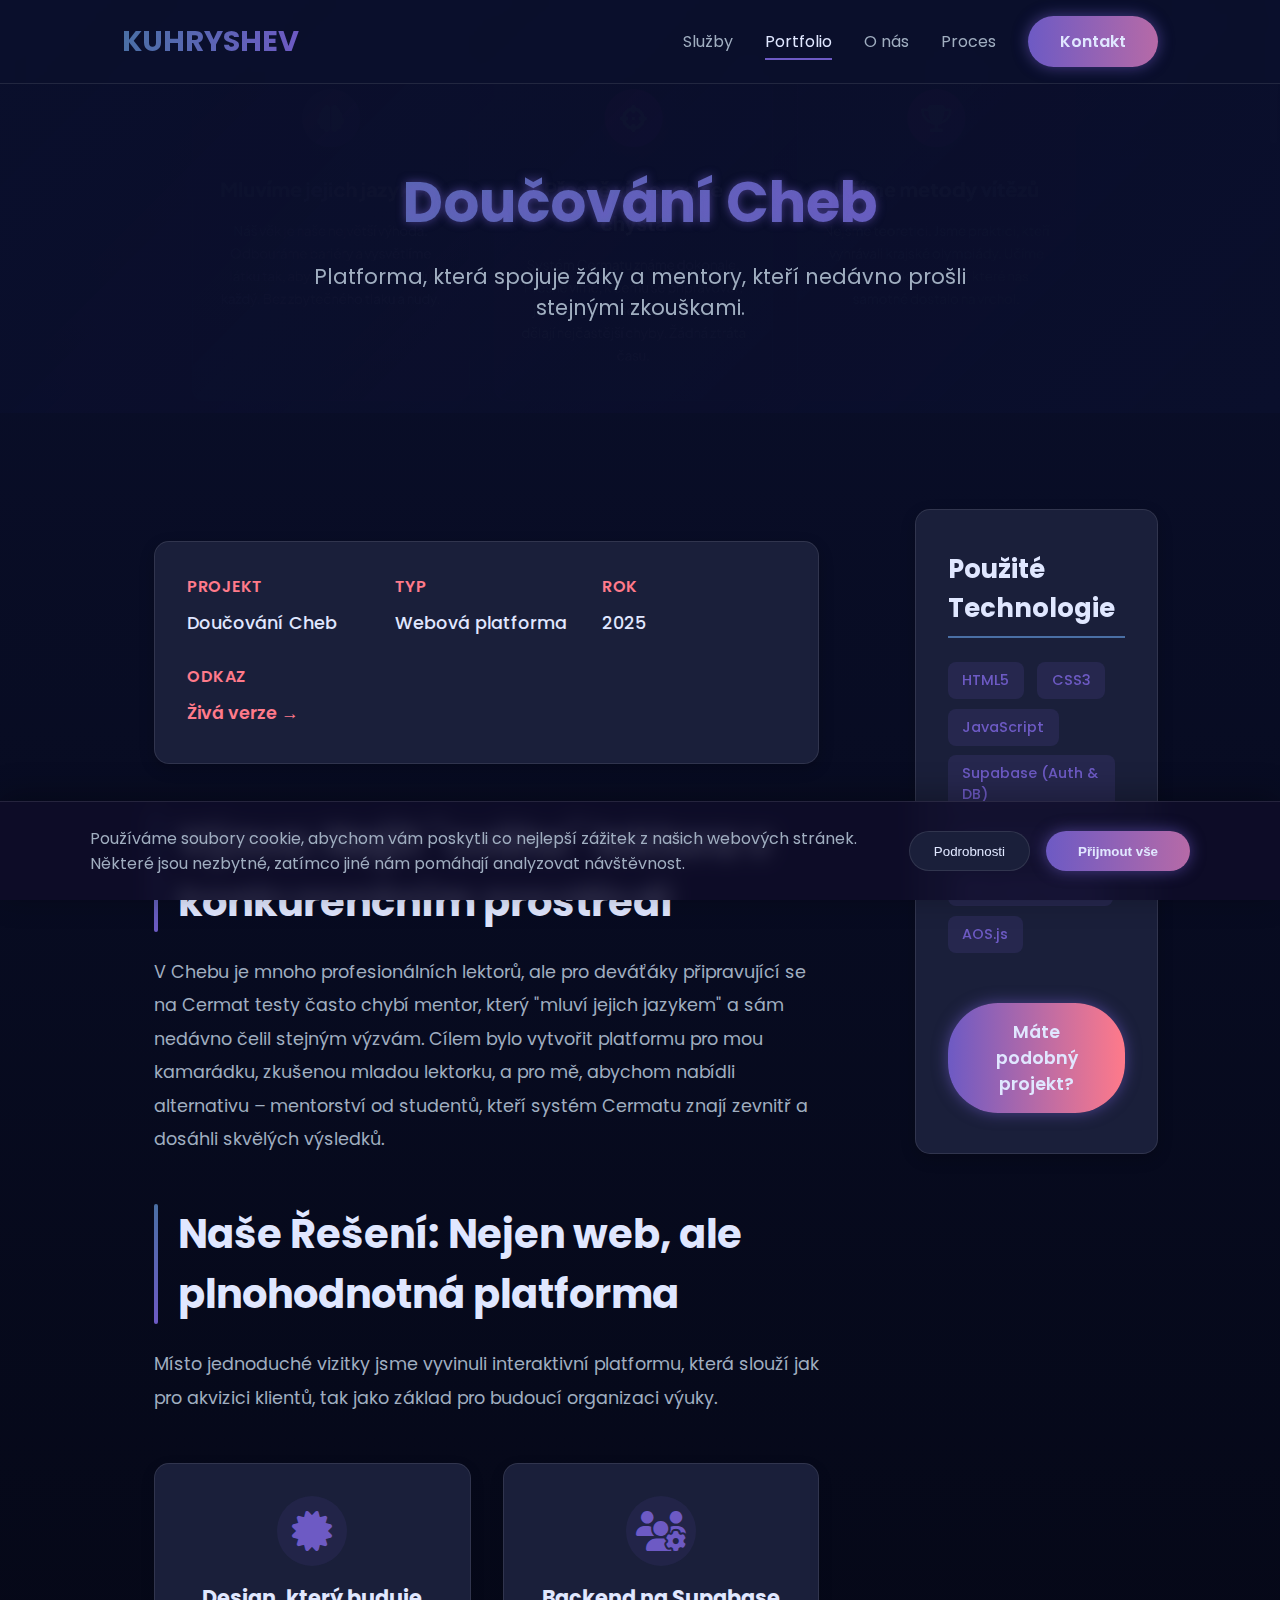
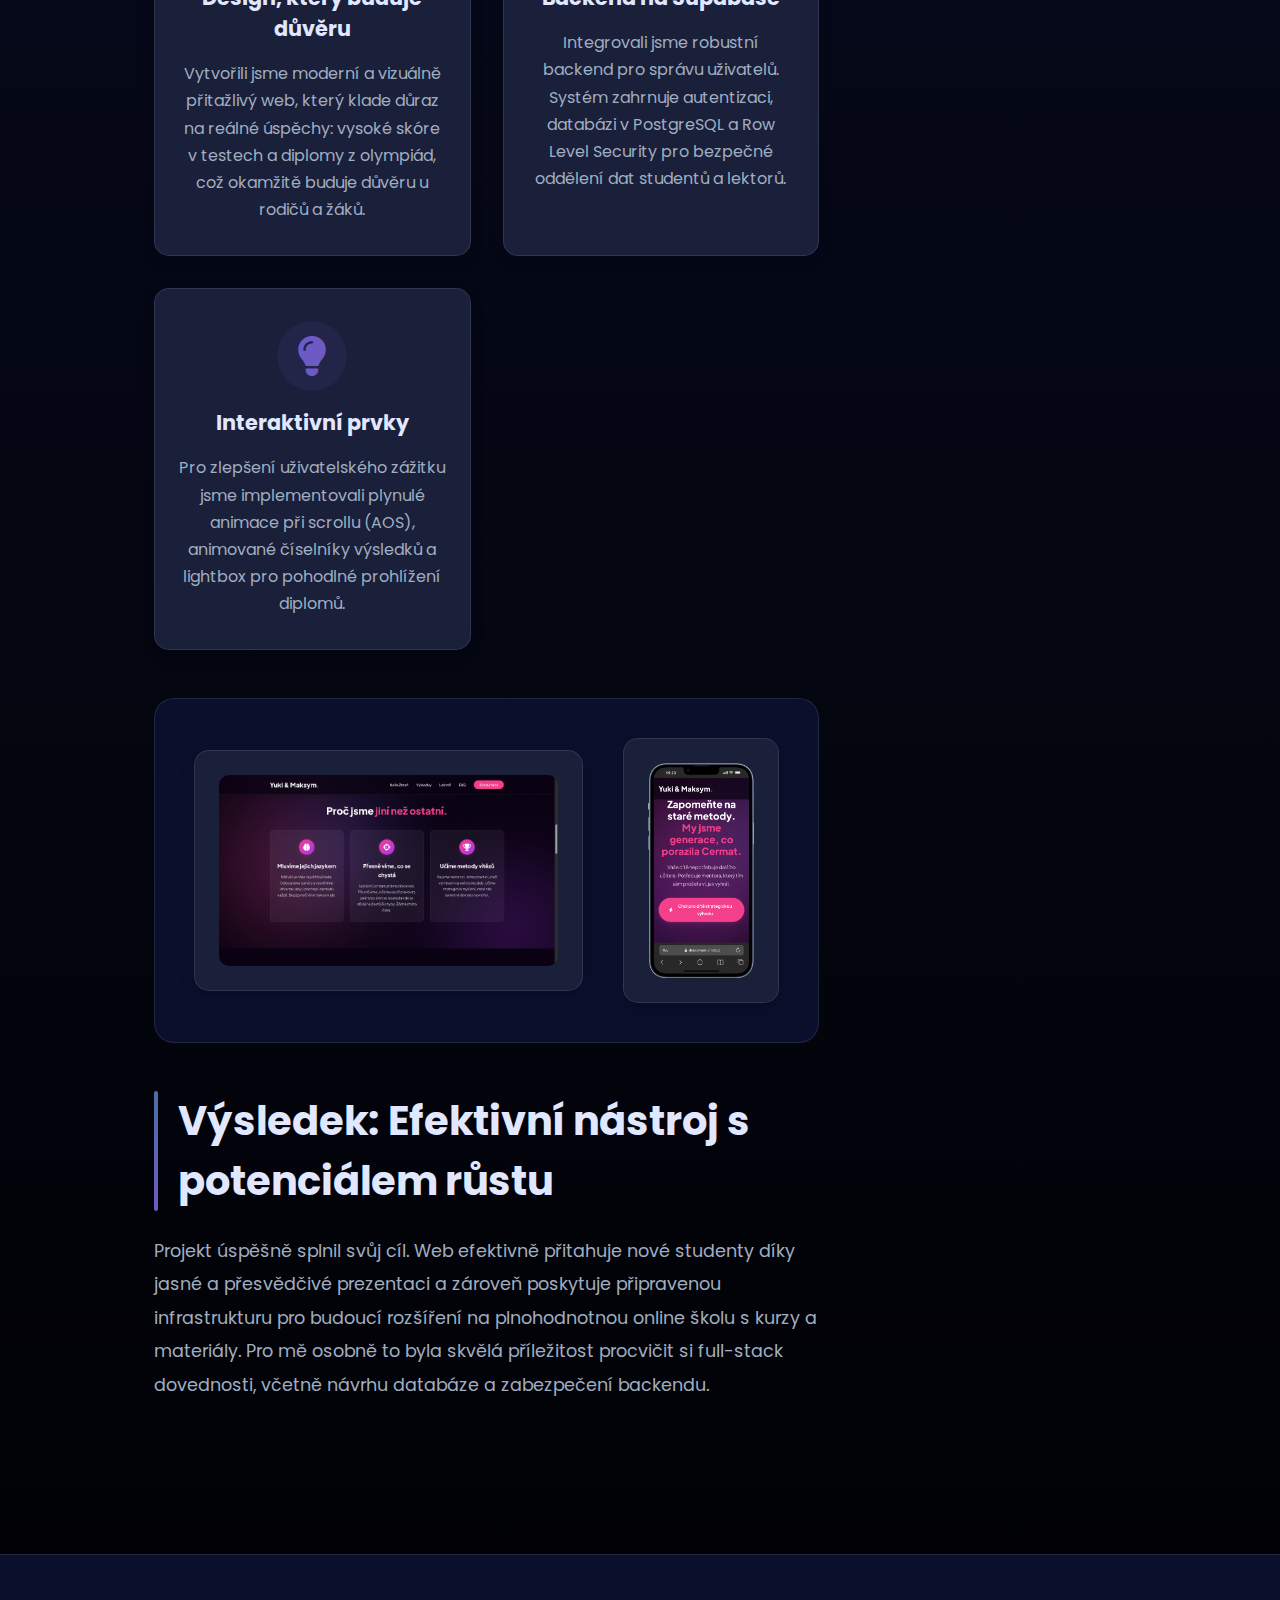
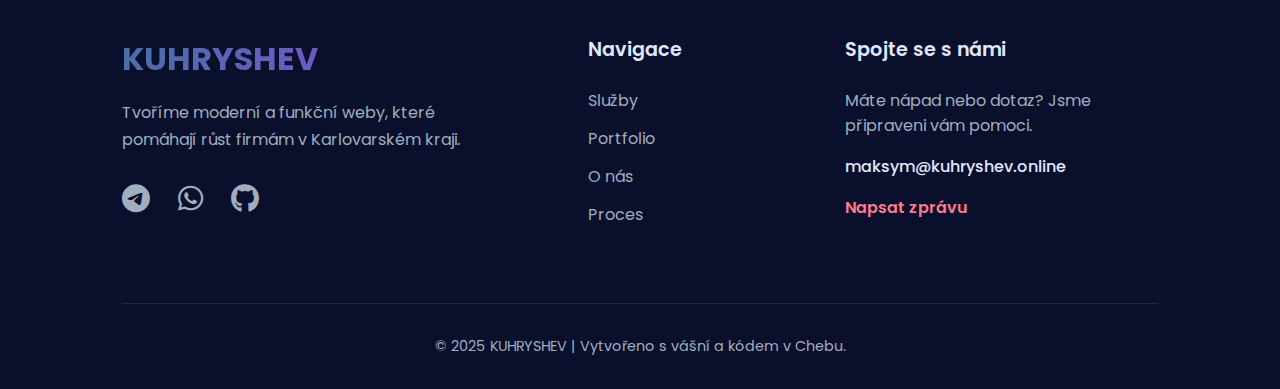
<file: portfolio-doucovani.html>
<!DOCTYPE html>
<html lang="cs">
<head>
    <meta charset="UTF-8">
    <meta name="viewport" content="width=device-width, initial-scale=1.0">
    <title>Case Study: Doučování Cheb | KUHRYSHEV</title>
    <meta name="description" content="Případová studie vývoje online platformy pro doučování. Ukázka využití Supabase pro autentizaci a správu uživatelů.">
    <link rel="stylesheet" href="css/cookie-banner.css">
    
    <link rel="stylesheet" href="css/styles.css">
    <link rel="stylesheet" href="css/case-study-doucovani.css">
    
    <link rel="preconnect" href="https://fonts.googleapis.com  ">
    <link rel="preconnect" href="https://fonts.gstatic.com  " crossorigin>
    <link href="https://fonts.googleapis.com/css2?family=Poppins:wght@300;400;600;700&display=swap" rel="stylesheet">
    
    <link rel="stylesheet" href="  https://cdnjs.cloudflare.com/ajax/libs/font-awesome/6.4.2/css/all.min.css  ">
</head>
<body>

<header>
    <nav class="navbar">
        <div class="container">
            <a href="index.html" class="nav-logo">KUHRYSHEV</a>
            <ul class="nav-menu">
                <li class="nav-item"><a href="sluzby.html" class="nav-link">Služby</a></li>
                <li class="nav-item"><a href="portfolio.html" class="nav-link active">Portfolio</a></li>
                <li class="nav-item"><a href="o-nas.html" class="nav-link">O nás</a></li>
                <li class="nav-item"><a href="proces.html" class="nav-link">Proces</a></li>
                <li class="nav-item"><a href="kontakt.html" class="btn">Kontakt</a></li>
            </ul>
        </div>
    </nav>
</header>

    <main>
        <section id="case-study-hero" style="background-image: linear-gradient(rgba(15, 12, 41, 0.8), rgba(15, 12, 41, 0.8)), url('doucovani-pc.png');">
            <div class="container">
                <h1 class="case-study-title">Doučování Cheb</h1>
                <p class="case-study-subtitle">Platforma, která spojuje žáky a mentory, kteří nedávno prošli stejnými zkouškami.</p>
            </div>
        </section>

        <section class="content-section">
            <div class="container case-study-container">
                <div class="case-study-content">
                    <div class="project-overview">
                        <div class="overview-item"><h4>Projekt</h4><p>Doučování Cheb</p></div>
                        <div class="overview-item"><h4>Typ</h4><p>Webová platforma</p></div>
                        <div class="overview-item"><h4>Rok</h4><p>2025</p></div>
                        <div class="overview-item"><h4>Odkaz</h4><p><a href="https://doucovani-cheb.cz  " target="_blank" class="live-link">Živá verze &rarr;</a></p></div>
                    </div>

                    <h2>Výzva: Najít "svého" lektora v konkurenčním prostředí</h2>
                    <p>V Chebu je mnoho profesionálních lektorů, ale pro deváťáky připravující se na Cermat testy často chybí mentor, který "mluví jejich jazykem" a sám nedávno čelil stejným výzvám. Cílem bylo vytvořit platformu pro mou kamarádku, zkušenou mladou lektorku, a pro mě, abychom nabídli alternativu – mentorství od studentů, kteří systém Cermatu znají zevnitř a dosáhli skvělých výsledků.</p>
                    
                    <h2>Naše Řešení: Nejen web, ale plnohodnotná platforma</h2>
                    <p>Místo jednoduché vizitky jsme vyvinuli interaktivní platformu, která slouží jak pro akvizici klientů, tak jako základ pro budoucí organizaci výuky.</p>
                    
                    <div class="solution-highlights">
                        <div class="highlight-item">
                            <i class="fas fa-certificate"></i>
                            <h4>Design, který buduje důvěru</h4>
                            <p>Vytvořili jsme moderní a vizuálně přitažlivý web, který klade důraz na reálné úspěchy: vysoké skóre v testech a diplomy z olympiád, což okamžitě buduje důvěru u rodičů a žáků.</p>
                        </div>
                        <div class="highlight-item">
                            <i class="fas fa-users-cog"></i>
                            <h4>Backend na Supabase</h4>
                            <p>Integrovali jsme robustní backend pro správu uživatelů. Systém zahrnuje autentizaci, databázi v PostgreSQL a Row Level Security pro bezpečné oddělení dat studentů a lektorů.</p>
                        </div>
                         <div class="highlight-item">
                            <i class="fas fa-lightbulb"></i>
                            <h4>Interaktivní prvky</h4>
                            <p>Pro zlepšení uživatelského zážitku jsme implementovali plynulé animace při scrollu (AOS), animované číselníky výsledků a lightbox pro pohodlné prohlížení diplomů.</p>
                        </div>
                    </div>

                    <div class="device-showcase">
                        <div class="showcase-item showcase-pc">
                            <!-- Добавим loading="lazy" -->
                            <img src="doucovani-pc.png" alt="Doučování Cheb na PC" loading="lazy">
                        </div>
                        <div class="showcase-item showcase-mobile">
                            <!-- Добавим loading="lazy" -->
                            <img src="doucovani-mobile.png" alt="Doučování Cheb na mobilu" loading="lazy">
                        </div>
                    </div>

                    <h2>Výsledek: Efektivní nástroj s potenciálem růstu</h2>
                    <p>Projekt úspěšně splnil svůj cíl. Web efektivně přitahuje nové studenty díky jasné a přesvědčivé prezentaci a zároveň poskytuje připravenou infrastrukturu pro budoucí rozšíření na plnohodnotnou online školu s kurzy a materiály. Pro mě osobně to byla skvělá příležitost procvičit si full-stack dovednosti, včetně návrhu databáze a zabezpečení backendu.</p>
                </div>

                <aside class="case-study-sidebar">
                    <h3>Použité Technologie</h3>
                    <div class="tech-tags">
                        <span>HTML5</span>
                        <span>CSS3</span>
                        <span>JavaScript</span>
                        <span>Supabase (Auth & DB)</span>
                        <span>PostgreSQL</span>
                        <span>Row Level Security</span>
                        <span>AOS.js</span>
                    </div>
                    <a href="kontakt.html" class="btn">Máte podobný projekt?</a>
                </aside>
            </div>
        </section>
    </main>

    <footer class="site-footer">
    <div class="container">
        <div class="footer-grid">
            <div class="footer-col about">
                <a href="index.html" class="footer-logo">KUHRYSHEV</a>
                <p class="footer-tagline">Tvoříme moderní a funkční weby, které pomáhají růst firmám v Karlovarském kraji.</p>
                <div class="footer-socials">
                    <a href="https://t.me/justmaksyym  " target="_blank" title="Telegram"><i class="fab fa-telegram"></i></a>
                    <a href="https://wa.me/420603201843  " target="_blank" title="WhatsApp"><i class="fab fa-whatsapp"></i></a>
                    <a href="https://github.com/artifexia-labs/  " target="_blank" title="GitHub"><i class="fab fa-github"></i></a>
                </div>
            </div>
            <div class="footer-col links">
                <h4>Navigace</h4>
                <ul>
                    <li><a href="sluzby.html">Služby</a></li>
                    <li><a href="portfolio.html">Portfolio</a></li>
                    <li><a href="o-nas.html">O nás</a></li>
                    <li><a href="proces.html">Proces</a></li>
                </ul>
            </div>
            <div class="footer-col contact">
                <h4>Spojte se s námi</h4>
                <p>Máte nápad nebo dotaz? Jsme připraveni vám pomoci.</p>
                <a href="mailto:maksym@kuhryshev.online" class="footer-email">maksym@kuhryshev.online</a>
                <a href="kontakt.html" class="footer-contact-btn">Napsat zprávu</a>
            </div>
        </div>
        <div class="footer-bottom">
            <p>&copy; 2025 KUHRYSHEV | Vytvořeno s vášní a kódem v Chebu.</p>
        </div>
    </div>
</footer>
<div class="cookie-consent-banner" id="cookie-consent-banner">
        <div class="cookie-banner-content">
            <div class="cookie-banner-text">
                <p>Používáme soubory cookie, abychom vám poskytli co nejlepší zážitek z našich webových stránek. Některé jsou nezbytné, zatímco jiné nám pomáhají analyzovat návštěvnost.</p>
            </div>
            <div class="cookie-banner-actions">
                <button class="btn-details" id="show-cookie-details">Podrobnosti</button>
                <button class="btn" id="accept-all-cookies">Přijmout vše</button>
            </div>
        </div>
    </div>

    <div class="cookie-modal-overlay" id="cookie-modal-overlay">
        <div class="cookie-modal">
            <h3>Nastavení Souborů Cookie</h3>
            <div class="cookie-category">
                <div class="cookie-category-header">
                    <label for="necessary-cookies">Nezbytné soubory cookie</label>
                    <label class="toggle-switch">
                        <input type="checkbox" id="necessary-cookies" checked disabled>
                        <span class="slider"></span>
                    </label>
                </div>
                <p>Tyto soubory cookie jsou nezbytné pro základní funkčnost webu a nelze je vypnout.</p>
            </div>
            <div class="cookie-category">
                <div class="cookie-category-header">
                    <label for="analytics-cookies">Analytické soubory cookie</label>
                    <label class="toggle-switch">
                        <input type="checkbox" id="analytics-cookies" checked>
                        <span class="slider"></span>
                    </label>
                </div>
                <p>Tyto soubory cookie nám pomáhají analyzovat náвštěvnost a chовání uživatelů, což nám umožňuje vylepšovat naše služby (např. Google Analytics).</p>
            </div>
            <div class="cookie-modal-actions">
                <button class="btn" id="save-cookie-settings">Uložit nastavení</button>
            </div>
        </div>
    </div>
    <script src="js/cookie-consent.js"></script>

</body>
</html>
</file>
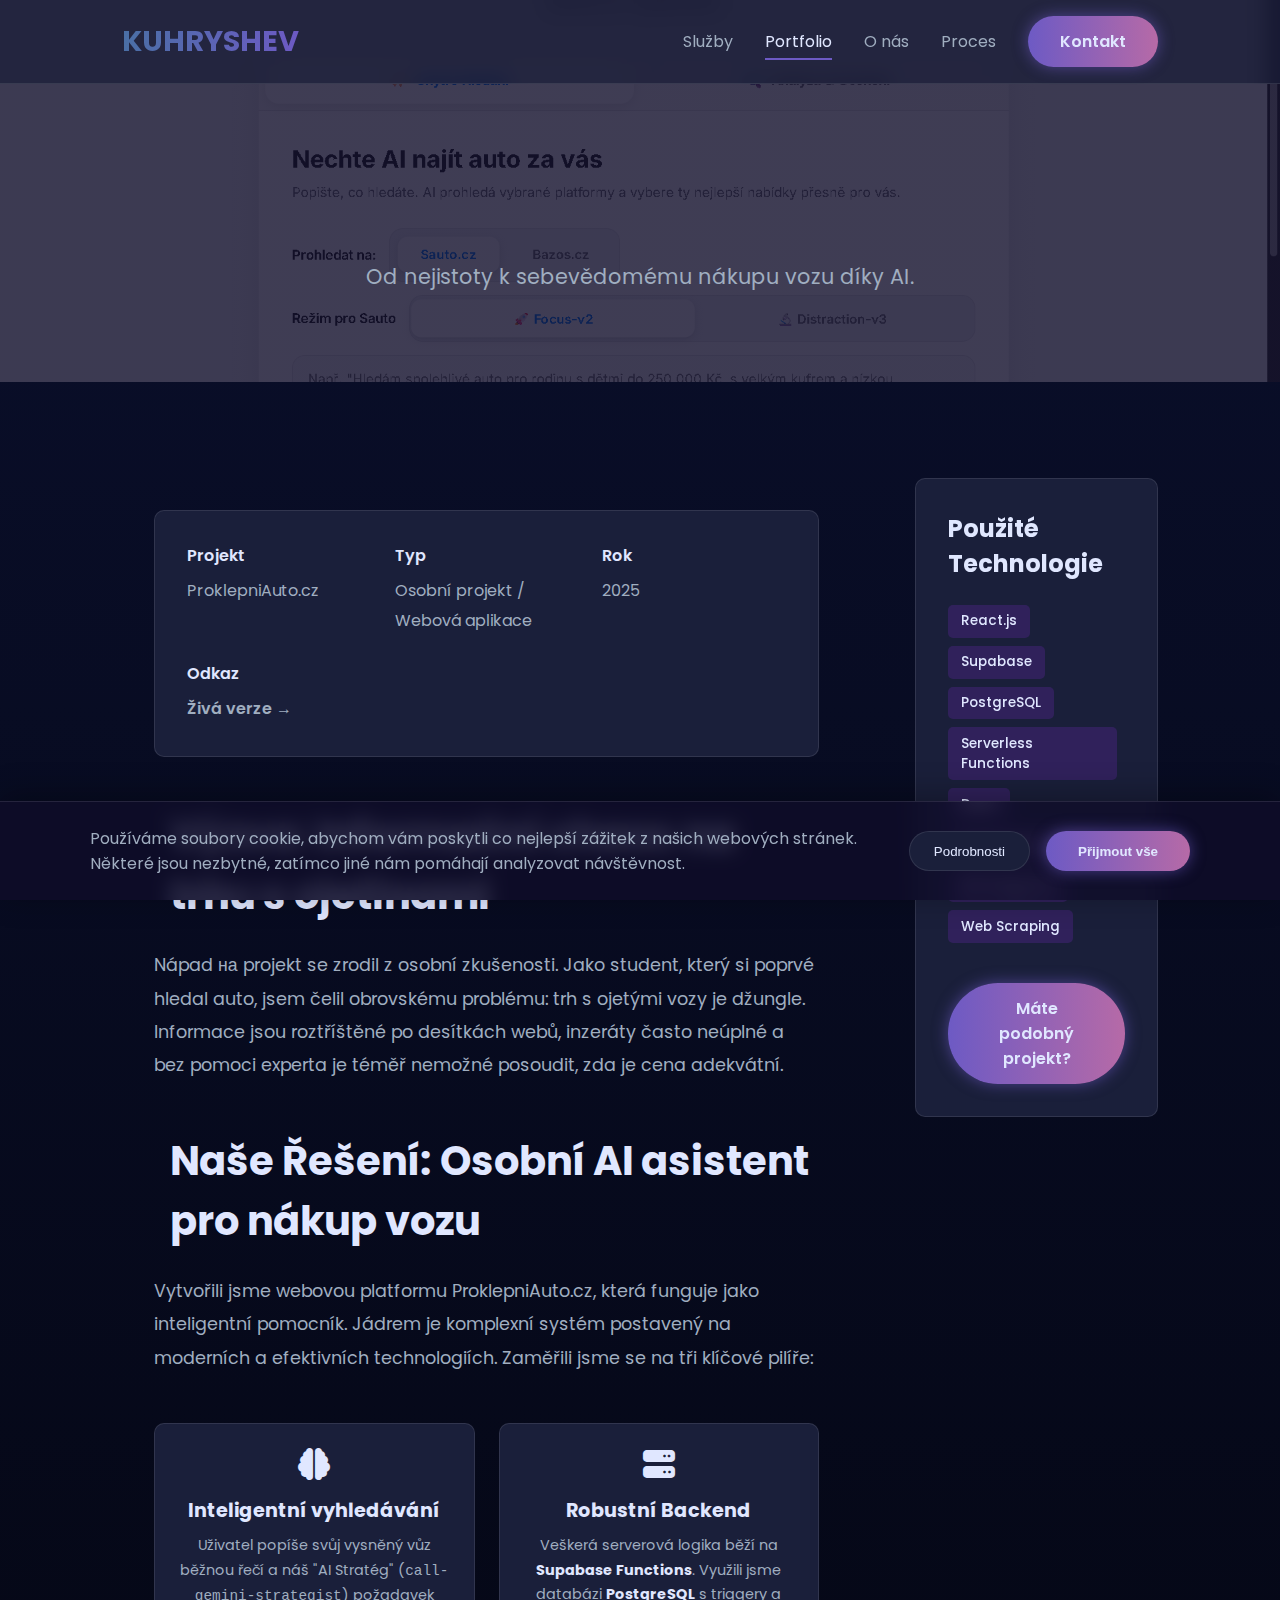
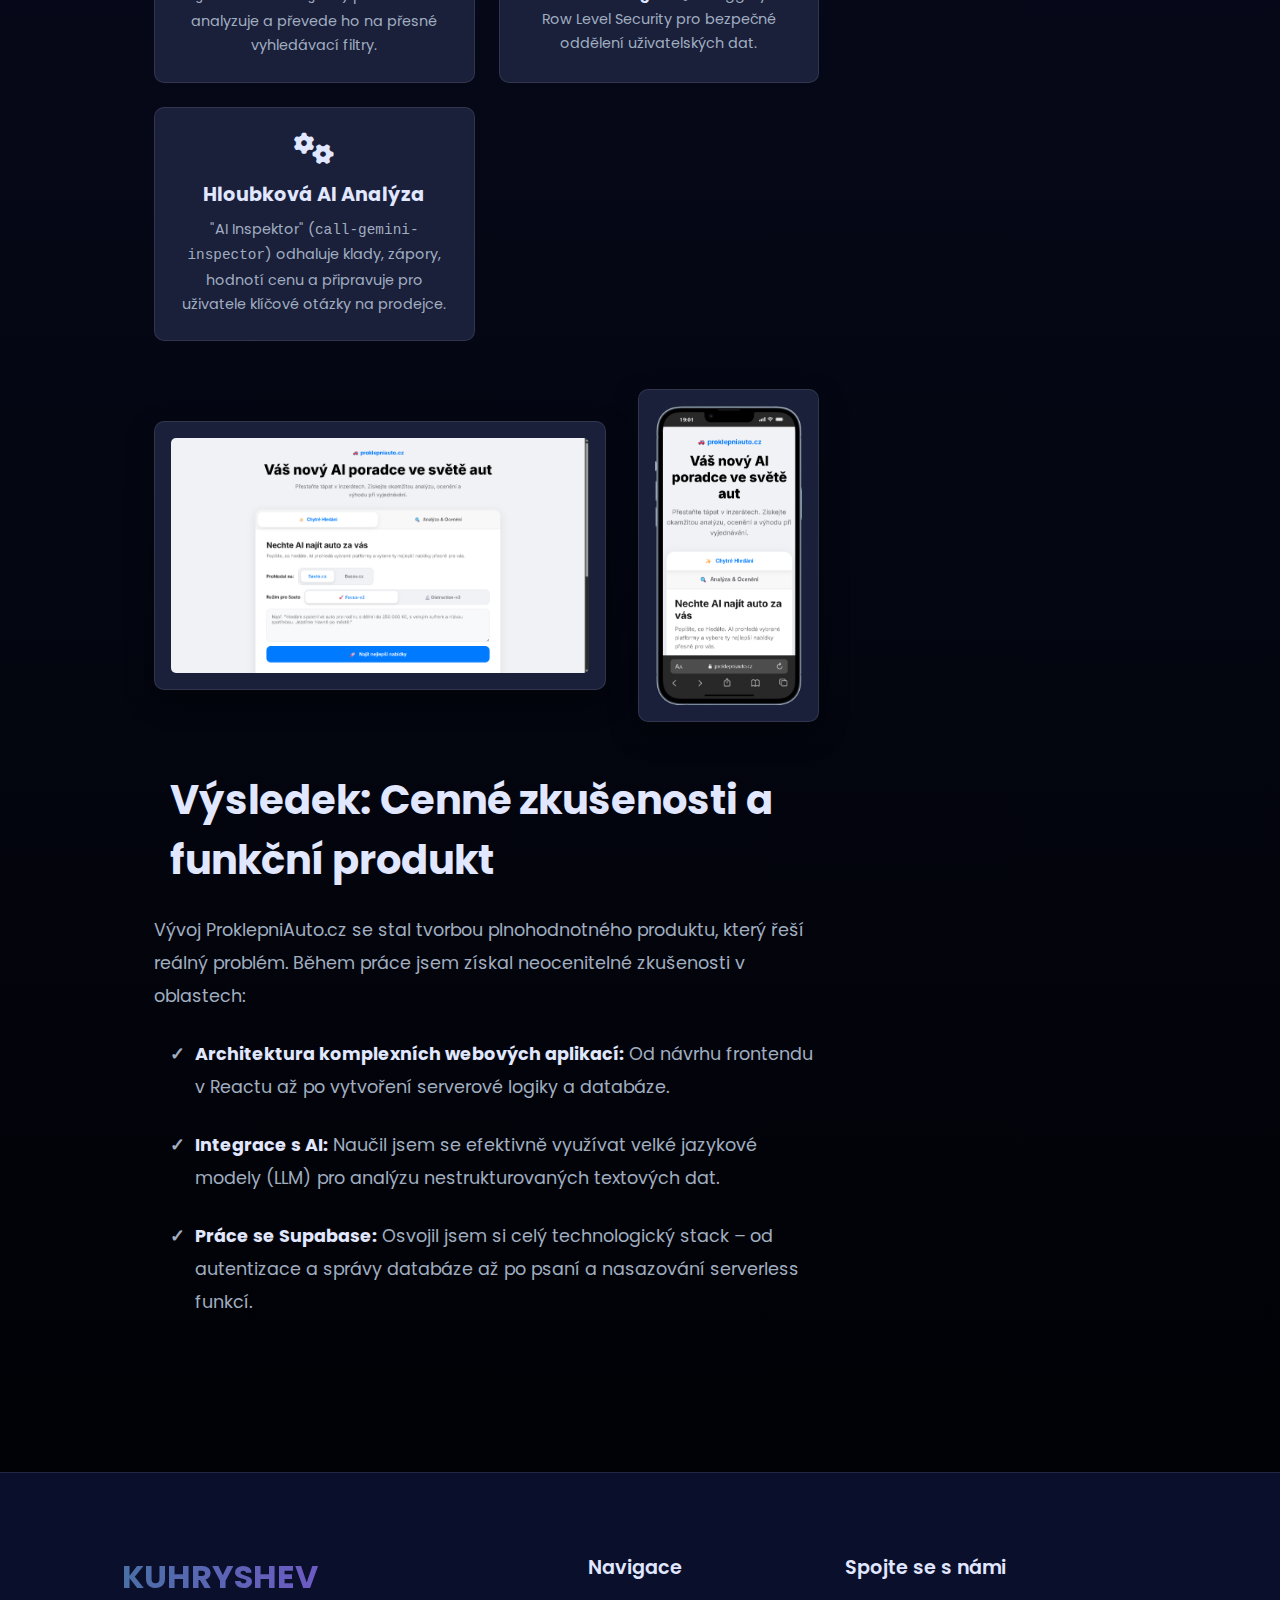
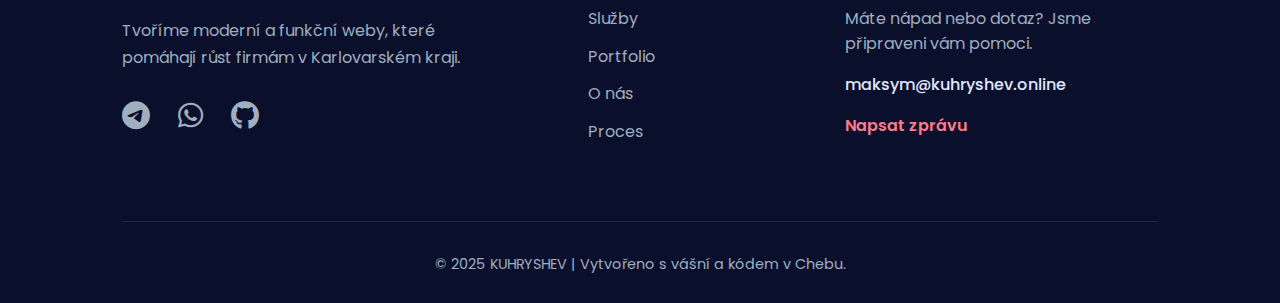
<file: portfolio-proklepniauto.html>
<!DOCTYPE html>
<html lang="cs">
<head>
    <meta charset="UTF-8">
    <meta name="viewport" content="width=device-width, initial-scale=1.0">
    <title>Case Study: ProklepniAuto.cz | KUHRYSHEV</title>
    <meta name="description" content="Případová studie vývoje AI asistenta pro nákup ojetých vozů. Zjistěte, jak jsme využili React, Supabase a AI pro vytvoření komplexní webové aplikace.">
    <link rel="stylesheet" href="css/cookie-banner.css">
    
    <link rel="stylesheet" href="css/styles.css">
    <link rel="stylesheet" href="css/case-study-auto.css"> 
    
    <link rel="preconnect" href="https://fonts.googleapis.com">
    <link rel="preconnect" href="https://fonts.gstatic.com" crossorigin>
    <link href="https://fonts.googleapis.com/css2?family=Poppins:wght@300;400;600;700&display=swap" rel="stylesheet">
    
    <link rel="stylesheet" href="https://cdnjs.cloudflare.com/ajax/libs/font-awesome/6.4.2/css/all.min.css">
</head>
<body>

<header>
    <nav class="navbar">
        <div class="container">
            <a href="index.html" class="nav-logo">KUHRYSHEV</a>
            <ul class="nav-menu">
                <li class="nav-item"><a href="sluzby.html" class="nav-link">Služby</a></li>
                <li class="nav-item"><a href="portfolio.html" class="nav-link active">Portfolio</a></li>
                <li class="nav-item"><a href="o-nas.html" class="nav-link">O nás</a></li>
                <li class="nav-item"><a href="proces.html" class="nav-link">Proces</a></li>
                <li class="nav-item"><a href="kontakt.html" class="btn">Kontakt</a></li>
            </ul>
        </div>
    </nav>
</header>

    <main>
        <section id="case-study-hero" style="background-image: linear-gradient(rgba(15, 12, 41, 0.8), rgba(15, 12, 41, 0.8)), url('auto-pc.png');">
            <div class="container">
                <h1 class="case-study-title">ProklepniAuto.cz</h1>
                <p class="case-study-subtitle">Od nejistoty k sebevědomému nákupu vozu díky AI.</p>
            </div>
        </section>

        <section class="content-section">
            <div class="container case-study-container">
                <div class="case-study-content">
                    <div class="project-overview">
                        <div class="overview-item"><h4>Projekt</h4><p>ProklepniAuto.cz</p></div>
                        <div class="overview-item"><h4>Typ</h4><p>Osobní projekt / Webová aplikace</p></div>
                        <div class="overview-item"><h4>Rok</h4><p>2025</p></div>
                        <div class="overview-item"><h4>Odkaz</h4><p><a href="https://proklepniauto.cz" target="_blank" class="live-link">Živá verze &rarr;</a></p></div>
                    </div>

                    <h2>Výzva: Informační chaos na trhu s ojetinami</h2>
                    <p>Nápad на projekt se zrodil z osobní zkušenosti. Jako student, který si poprvé hledal auto, jsem čelil obrovskému problému: trh s ojetými vozy je džungle. Informace jsou roztříštěné po desítkách webů, inzeráty často neúplné a bez pomoci experta je téměř nemožné posoudit, zda je cena adekvátní.</p>
                    
                    <h2>Naše Řešení: Osobní AI asistent pro nákup vozu</h2>
                    <p>Vytvořili jsme webovou platformu ProklepniAuto.cz, která funguje jako inteligentní pomocník. Jádrem je komplexní systém postavený na moderních a efektivních technologiích. Zaměřili jsme se na tři klíčové pilíře:</p>

                    <div class="solution-highlights">
                        <div class="highlight-item"><i class="fas fa-brain"></i><h4>Inteligentní vyhledávání</h4><p>Uživatel popíše svůj vysněný vůz běžnou řečí a náš "AI Stratég" (<code>call-gemini-strategist</code>) požadavek analyzuje a převede ho na přesné vyhledávací filtry.</p></div>
                        <div class="highlight-item"><i class="fas fa-server"></i><h4>Robustní Backend</h4><p>Veškerá serverová logika běží na <strong>Supabase Functions</strong>. Využili jsme databázi <strong>PostgreSQL</strong> s triggery a Row Level Security pro bezpečné oddělení uživatelských dat.</p></div>
                        <div class="highlight-item"><i class="fas fa-cogs"></i><h4>Hloubková AI Analýza</h4><p>"AI Inspektor" (<code>call-gemini-inspector</code>) odhaluje klady, zápory, hodnotí cenu a připravuje pro uživatele klíčové otázky na prodejce.</p></div>
                    </div>

                    <div class="device-showcase">
                        <div class="showcase-item showcase-pc">
                            <img src="auto-pc.png" alt="ProklepniAuto na PC">
                        </div>
                        <div class="showcase-item showcase-mobile">
                            <img src="auto-mobile.png" alt="ProklepniAuto na mobilu">
                        </div>
                    </div>

                    <h2>Výsledek: Cenné zkušenosti a funkční produkt</h2>
                    <p>Vývoj ProklepniAuto.cz se stal tvorbou plnohodnotného produktu, který řeší reálný problém. Během práce jsem získal neocenitelné zkušenosti v oblastech:</p>
                    <ul>
                        <li><strong>Architektura komplexních webových aplikací:</strong> Od návrhu frontendu v Reactu až po vytvoření serverové logiky a databáze.</li>
                        <li><strong>Integrace s AI:</strong> Naučil jsem se efektivně využívat velké jazykové modely (LLM) pro analýzu nestrukturovaných textových dat.</li>
                        <li><strong>Práce se Supabase:</strong> Osvojil jsem si celý technologický stack – od autentizace a správy databáze až po psaní a nasazování serverless funkcí.</li>
                    </ul>
                </div>

                <aside class="case-study-sidebar">
                    <h3>Použité Technologie</h3>
                    <div class="tech-tags">
                        <span>React.js</span>
                        <span>Supabase</span>
                        <span>PostgreSQL</span>
                        <span>Serverless Functions</span>
                        <span>Deno</span>
                        <span>AI (Google Gemini)</span>
                        <span>API integrace</span>
                        <span>Web Scraping</span>
                    </div>
                    <a href="kontakt.html" class="btn">Máte podobný projekt?</a>
                </aside>
            </div>
        </section>
    </main>

    <footer class="site-footer">
    <div class="container">
        <div class="footer-grid">
            <div class="footer-col about">
                <a href="index.html" class="footer-logo">KUHRYSHEV</a>
                <p class="footer-tagline">Tvoříme moderní a funkční weby, které pomáhají růst firmám v Karlovarském kraji.</p>
                <div class="footer-socials">
                    <a href="https://t.me/justmaksyym" target="_blank" title="Telegram"><i class="fab fa-telegram"></i></a>
                    <a href="https://wa.me/420603201843" target="_blank" title="WhatsApp"><i class="fab fa-whatsapp"></i></a>
                    <a href="https://github.com/artifexia-labs/" target="_blank" title="GitHub"><i class="fab fa-github"></i></a>
                </div>
            </div>
            <div class="footer-col links">
                <h4>Navigace</h4>
                <ul>
                    <li><a href="sluzby.html">Služby</a></li>
                    <li><a href="portfolio.html">Portfolio</a></li>
                    <li><a href="o-nas.html">O nás</a></li>
                    <li><a href="proces.html">Proces</a></li>
                </ul>
            </div>
            <div class="footer-col contact">
                <h4>Spojte se s námi</h4>
                <p>Máte nápad nebo dotaz? Jsme připraveni vám pomoci.</p>
                <a href="mailto:maksym@kuhryshev.online" class="footer-email">maksym@kuhryshev.online</a>
                <a href="kontakt.html" class="footer-contact-btn">Napsat zprávu</a>
            </div>
        </div>
        <div class="footer-bottom">
            <p>&copy; 2025 KUHRYSHEV | Vytvořeno s vášní a kódem v Chebu.</p>
        </div>
    </div>
</footer>
<div class="cookie-consent-banner" id="cookie-consent-banner">
        <div class="cookie-banner-content">
            <div class="cookie-banner-text">
                <p>Používáme soubory cookie, abychom vám poskytli co nejlepší zážitek z našich webových stránek. Některé jsou nezbytné, zatímco jiné nám pomáhají analyzovat návštěvnost.</p>
            </div>
            <div class="cookie-banner-actions">
                <button class="btn-details" id="show-cookie-details">Podrobnosti</button>
                <button class="btn" id="accept-all-cookies">Přijmout vše</button>
            </div>
        </div>
    </div>

    <div class="cookie-modal-overlay" id="cookie-modal-overlay">
        <div class="cookie-modal">
            <h3>Nastavení Souborů Cookie</h3>
            <div class="cookie-category">
                <div class="cookie-category-header">
                    <label for="necessary-cookies">Nezbytné soubory cookie</label>
                    <label class="toggle-switch">
                        <input type="checkbox" id="necessary-cookies" checked disabled>
                        <span class="slider"></span>
                    </label>
                </div>
                <p>Tyto soubory cookie jsou nezbytné pro základní funkčnost webu a nelze je vypnout.</p>
            </div>
            <div class="cookie-category">
                <div class="cookie-category-header">
                    <label for="analytics-cookies">Analytické soubory cookie</label>
                    <label class="toggle-switch">
                        <input type="checkbox" id="analytics-cookies" checked>
                        <span class="slider"></span>
                    </label>
                </div>
                <p>Tyto soubory cookie nám pomáhají analyzovat návštěvnost a chování uživatelů, což nám umožňuje vylepšovat naše služby (např. Google Analytics).</p>
            </div>
            <div class="cookie-modal-actions">
                <button class="btn" id="save-cookie-settings">Uložit nastavení</button>
            </div>
        </div>
    </div>
    <script src="js/cookie-consent.js"></script>

</body>
</html>
</file>
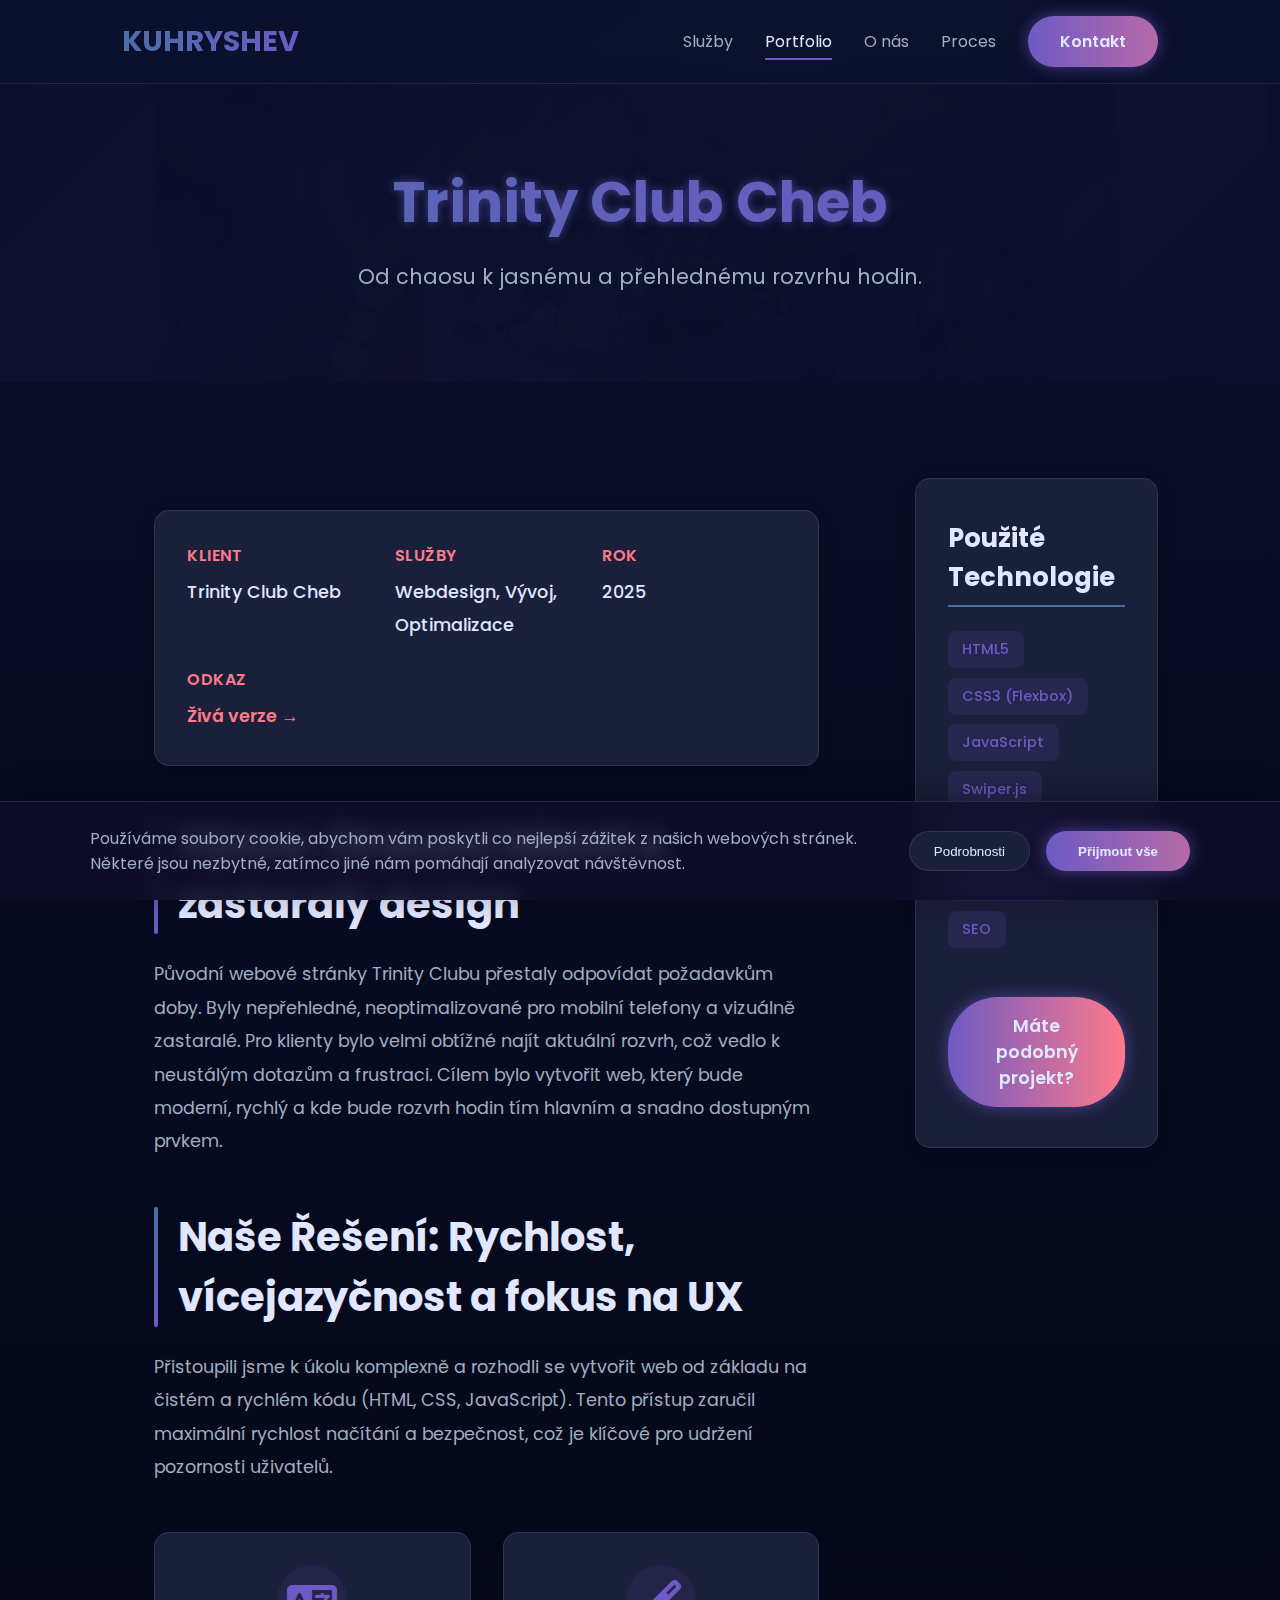
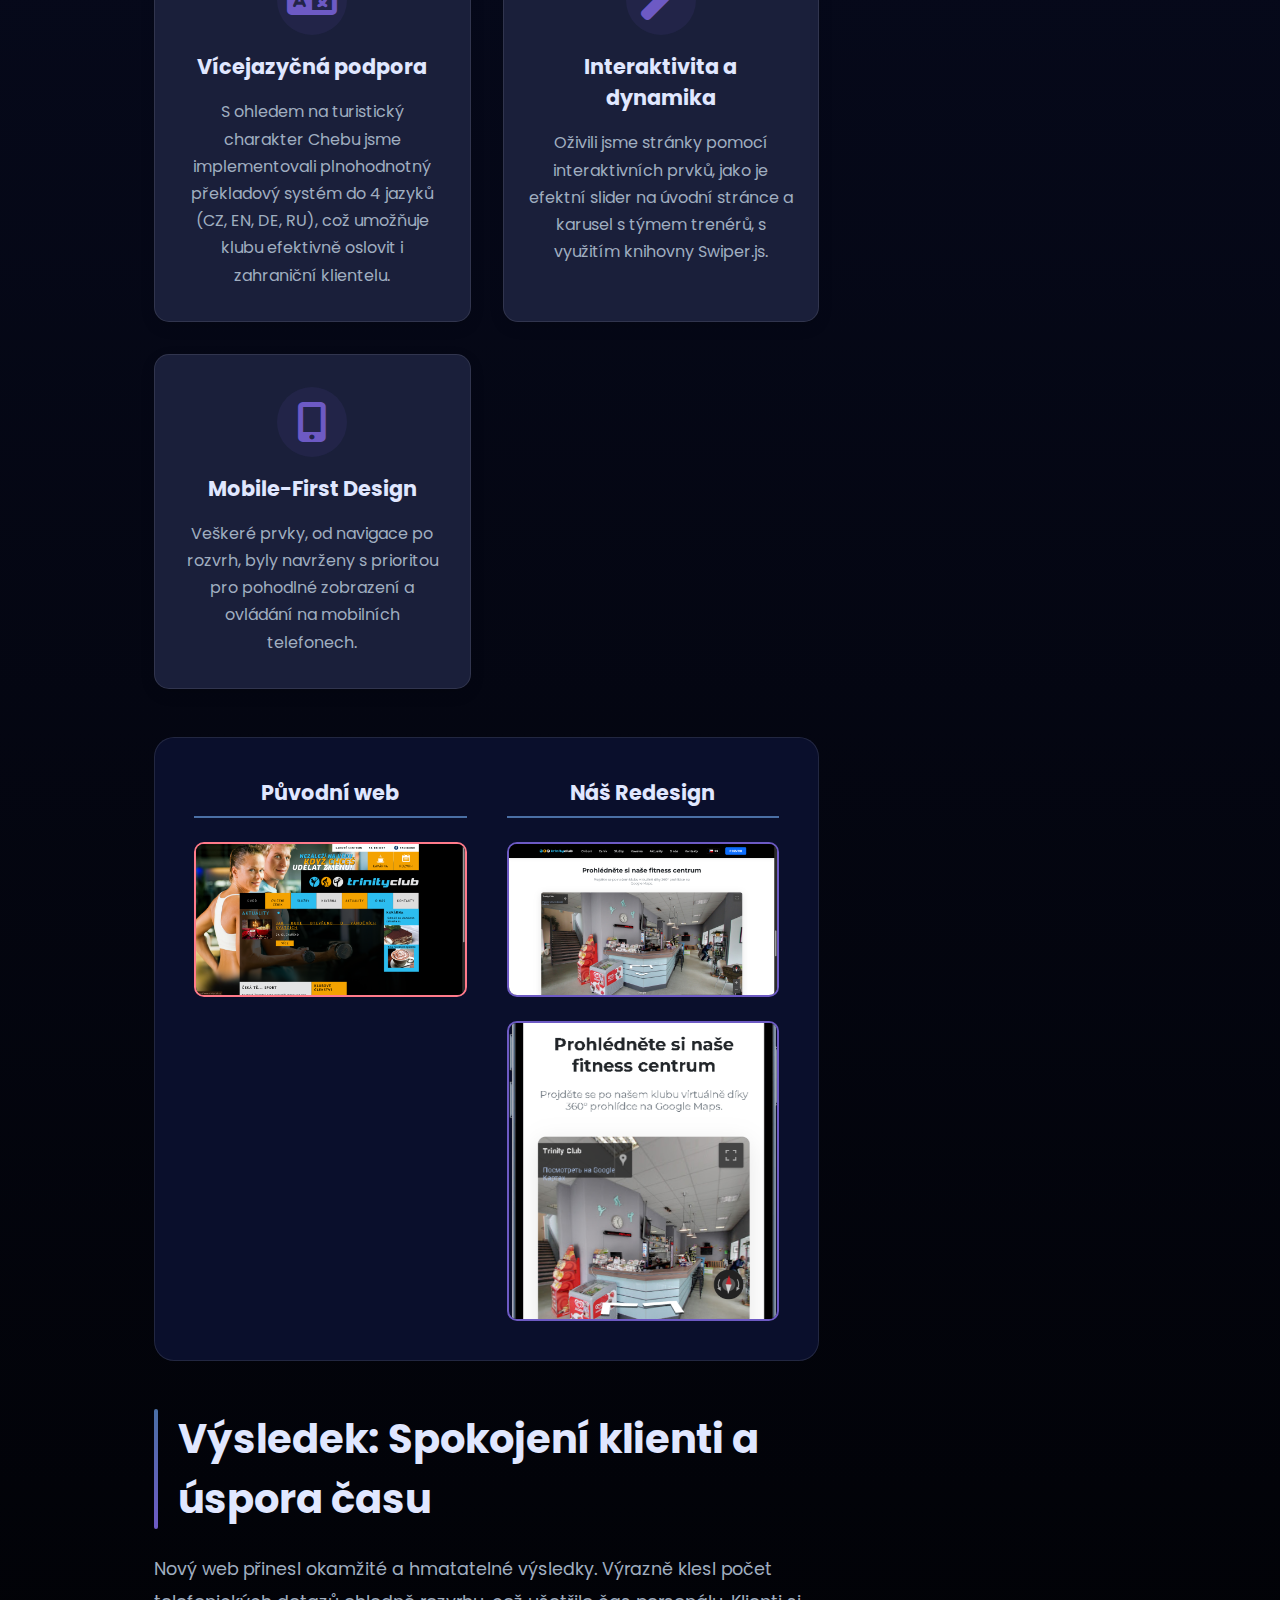
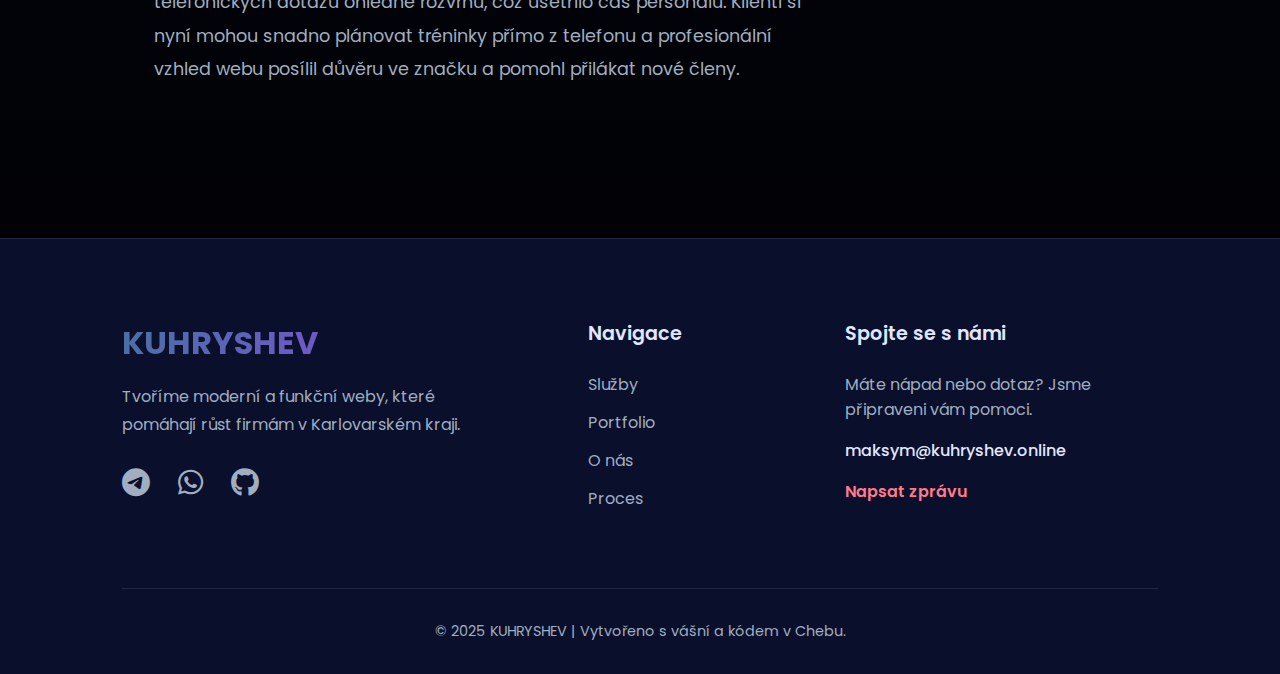
<file: portfolio-trinity.html>
<!DOCTYPE html>
<html lang="cs">
<head>
    <meta charset="UTF-8">
    <meta name="viewport" content="width=device-width, initial-scale=1.0">
    <title>Case Study: Trinity Club Cheb | KUHRYSHEV</title>
    <meta name="description" content="Přečtěte si, jak jsme pomohli fitness centru Trinity Club Cheb získat moderní a responzivní web s přehledným rozvrhem hodin.">
    <link rel="stylesheet" href="css/cookie-banner.css">
    
    <link rel="stylesheet" href="css/styles.css">
    <link rel="stylesheet" href="css/case-study.css">
    
    <link rel="preconnect" href="https://fonts.googleapis.com">
    <link rel="preconnect" href="https://fonts.gstatic.com" crossorigin>
    <link href="https://fonts.googleapis.com/css2?family=Poppins:wght@300;400;600;700&display=swap" rel="stylesheet">
    
    <link rel="stylesheet" href="https://cdnjs.cloudflare.com/ajax/libs/font-awesome/6.4.2/css/all.min.css">
</head>
<body>

<header>
    <nav class="navbar">
        <div class="container">
            <a href="index.html" class="nav-logo">KUHRYSHEV</a>
            <ul class="nav-menu">
                <li class="nav-item"><a href="sluzby.html" class="nav-link">Služby</a></li>
                <li class="nav-item"><a href="portfolio.html" class="nav-link active">Portfolio</a></li>
                <li class="nav-item"><a href="o-nas.html" class="nav-link">O nás</a></li>
                <li class="nav-item"><a href="proces.html" class="nav-link">Proces</a></li>
                <li class="nav-item"><a href="kontakt.html" class="btn">Kontakt</a></li>
            </ul>
        </div>
    </nav>
</header>

    <main>
        <section id="case-study-hero" style="background-image: linear-gradient(rgba(15, 12, 41, 0.8), rgba(15, 12, 41, 0.8)), url('trinity-web-pc.png');">
            <div class="container">
                <h1 class="case-study-title">Trinity Club Cheb</h1>
                <p class="case-study-subtitle">Od chaosu k jasnému a přehlednému rozvrhu hodin.</p>
            </div>
        </section>

        <section class="content-section">
            <div class="container case-study-container">
                <div class="case-study-content">
                    <div class="project-overview">
                        <div class="overview-item"><h4>Klient</h4><p>Trinity Club Cheb</p></div>
                        <div class="overview-item"><h4>Služby</h4><p>Webdesign, Vývoj, Optimalizace</p></div>
                        <div class="overview-item"><h4>Rok</h4><p>2025</p></div>
                        <div class="overview-item"><h4>Odkaz</h4><p><a href="https://artifexia-labs.github.io/trinity-new/" target="_blank" class="live-link">Živá verze &rarr;</a></p></div>
                    </div>

                    <h2>Výzva: Ztracení klienti a zastaralý design</h2>
                    <p>Původní webové stránky Trinity Clubu přestaly odpovídat požadavkům doby. Byly nepřehledné, neoptimalizované pro mobilní telefony a vizuálně zastaralé. Pro klienty bylo velmi obtížné najít aktuální rozvrh, což vedlo k neustálým dotazům a frustraci. Cílem bylo vytvořit web, který bude moderní, rychlý a kde bude rozvrh hodin tím hlavním a snadno dostupným prvkem.</p>
                    
                    <h2>Naše Řešení: Rychlost, vícejazyčnost a fokus na UX</h2>
                    <p>Přistoupili jsme k úkolu komplexně a rozhodli se vytvořit web od základu na čistém a rychlém kódu (HTML, CSS, JavaScript). Tento přístup zaručil maximální rychlost načítání a bezpečnost, což je klíčové pro udržení pozornosti uživatelů.</p>
                    
                    <div class="solution-highlights">
                        <div class="highlight-item">
                            <i class="fas fa-language"></i>
                            <h4>Vícejazyčná podpora</h4>
                            <p>S ohledem na turistický charakter Chebu jsme implementovali plnohodnotný překladový systém do 4 jazyků (CZ, EN, DE, RU), což umožňuje klubu efektivně oslovit i zahraniční klientelu.</p>
                        </div>
                        <div class="highlight-item">
                            <i class="fas fa-magic"></i>
                            <h4>Interaktivita a dynamika</h4>
                            <p>Oživili jsme stránky pomocí interaktivních prvků, jako je efektní slider na úvodní stránce a karusel s týmem trenérů, s využitím knihovny Swiper.js.</p>
                        </div>
                         <div class="highlight-item">
                            <i class="fas fa-mobile-alt"></i>
                            <h4>Mobile-First Design</h4>
                            <p>Veškeré prvky, od navigace po rozvrh, byly navrženy s prioritou pro pohodlné zobrazení a ovládání na mobilních telefonech.</p>
                        </div>
                    </div>

                    <div class="comparison-section">
                        <div class="comparison-column old-version">
                            <h3>Původní web</h3>
                            <img src="trinity-old-web-pc.png" alt="Starý web Trinity Clubu">
                        </div>
                        <div class="comparison-column new-version">
                            <h3>Náš Redesign</h3>
                            <img src="trinity-web-pc.png" alt="Nový web Trinity Clubu na PC">
                            <img src="trinity-web-mobile.png" alt="Nový web Trinity Clubu na mobilu">
                        </div>
                    </div>

                    <h2>Výsledek: Spokojení klienti a úspora času</h2>
                    <p>Nový web přinesl okamžité a hmatatelné výsledky. Výrazně klesl počet telefonických dotazů ohledně rozvrhu, což ušetřilo čas personálu. Klienti si nyní mohou snadno plánovat tréninky přímo z telefonu a profesionální vzhled webu posílil důvěru ve značku a pomohl přilákat nové členy.</p>
                </div>

                <aside class="case-study-sidebar">
                    <h3>Použité Technologie</h3>
                    <div class="tech-tags">
                        <span>HTML5</span>
                        <span>CSS3 (Flexbox)</span>
                        <span>JavaScript</span>
                        <span>Swiper.js</span>
                        <span>Multi-Language</span>
                        <span>Mobile-First</span>
                        <span>SEO</span>
                    </div>
                    <a href="kontakt.html" class="btn">Máte podobný projekt?</a>
                </aside>
            </div>
        </section>
    </main>

    <footer class="site-footer">
    <div class="container">
        <div class="footer-grid">
            <div class="footer-col about">
                <a href="index.html" class="footer-logo">KUHRYSHEV</a>
                <p class="footer-tagline">Tvoříme moderní a funkční weby, které pomáhají růst firmám v Karlovarském kraji.</p>
                <div class="footer-socials">
                    <a href="https://t.me/justmaksyym" target="_blank" title="Telegram"><i class="fab fa-telegram"></i></a>
                    <a href="https://wa.me/420603201843" target="_blank" title="WhatsApp"><i class="fab fa-whatsapp"></i></a>
                    <a href="https://github.com/artifexia-labs/" target="_blank" title="GitHub"><i class="fab fa-github"></i></a>
                </div>
            </div>
            <div class="footer-col links">
                <h4>Navigace</h4>
                <ul>
                    <li><a href="sluzby.html">Služby</a></li>
                    <li><a href="portfolio.html">Portfolio</a></li>
                    <li><a href="o-nas.html">O nás</a></li>
                    <li><a href="proces.html">Proces</a></li>
                </ul>
            </div>
            <div class="footer-col contact">
                <h4>Spojte se s námi</h4>
                <p>Máte nápad nebo dotaz? Jsme připraveni vám pomoci.</p>
                <a href="mailto:maksym@kuhryshev.online" class="footer-email">maksym@kuhryshev.online</a>
                <a href="kontakt.html" class="footer-contact-btn">Napsat zprávu</a>
            </div>
        </div>
        <div class="footer-bottom">
            <p>&copy; 2025 KUHRYSHEV | Vytvořeno s vášní a kódem v Chebu.</p>
        </div>
    </div>
</footer>
<div class="cookie-consent-banner" id="cookie-consent-banner">
        <div class="cookie-banner-content">
            <div class="cookie-banner-text">
                <p>Používáme soubory cookie, abychom vám poskytli co nejlepší zážitek z našich webových stránek. Některé jsou nezbytné, zatímco jiné nám pomáhají analyzovat návštěvnost.</p>
            </div>
            <div class="cookie-banner-actions">
                <button class="btn-details" id="show-cookie-details">Podrobnosti</button>
                <button class="btn" id="accept-all-cookies">Přijmout vše</button>
            </div>
        </div>
    </div>

    <div class="cookie-modal-overlay" id="cookie-modal-overlay">
        <div class="cookie-modal">
            <h3>Nastavení Souborů Cookie</h3>
            <div class="cookie-category">
                <div class="cookie-category-header">
                    <label for="necessary-cookies">Nezbytné soubory cookie</label>
                    <label class="toggle-switch">
                        <input type="checkbox" id="necessary-cookies" checked disabled>
                        <span class="slider"></span>
                    </label>
                </div>
                <p>Tyto soubory cookie jsou nezbytné pro základní funkčnost webu a nelze je vypnout.</p>
            </div>
            <div class="cookie-category">
                <div class="cookie-category-header">
                    <label for="analytics-cookies">Analytické soubory cookie</label>
                    <label class="toggle-switch">
                        <input type="checkbox" id="analytics-cookies" checked>
                        <span class="slider"></span>
                    </label>
                </div>
                <p>Tyto soubory cookie nám pomáhají analyzovat návštěvnost a chování uživatelů, což nám umožňuje vylepšovat naše služby (např. Google Analytics).</p>
            </div>
            <div class="cookie-modal-actions">
                <button class="btn" id="save-cookie-settings">Uložit nastavení</button>
            </div>
        </div>
    </div>
    <script src="js/cookie-consent.js"></script>

</body>
</html>
</file>
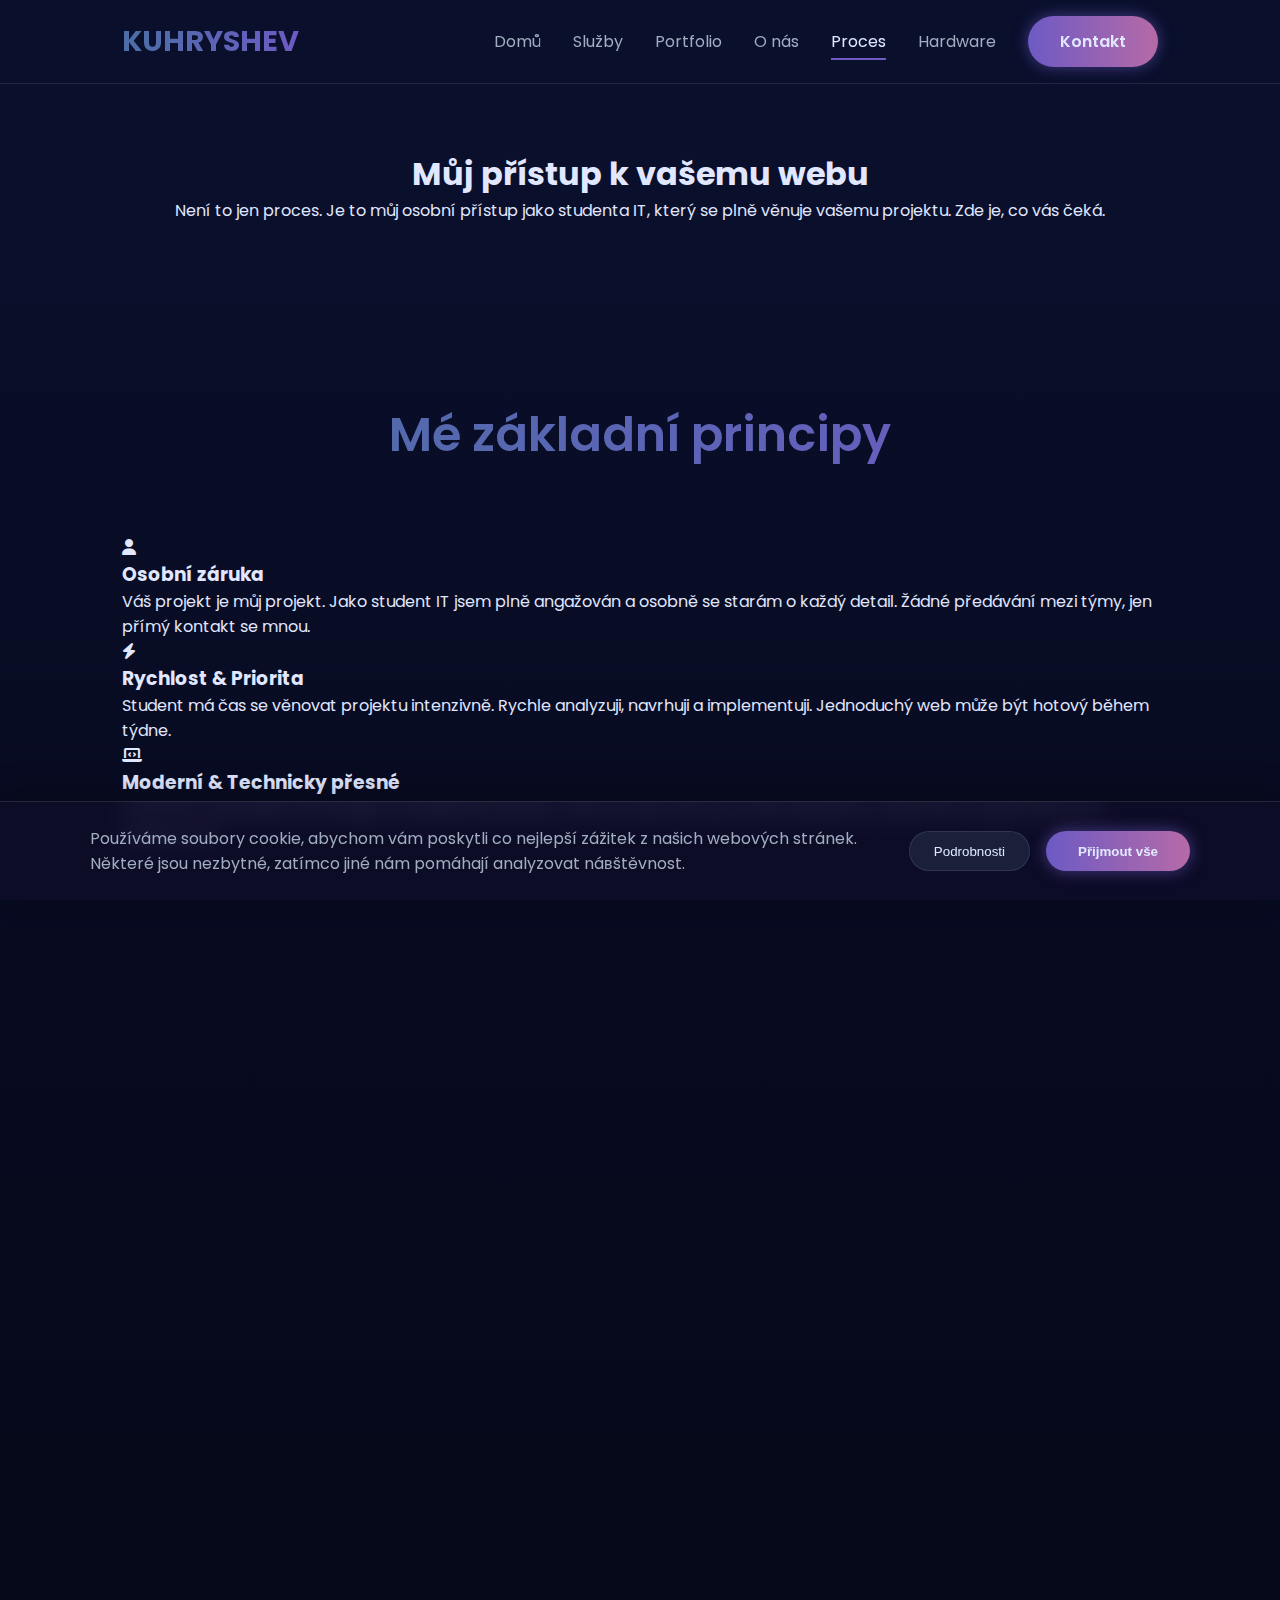
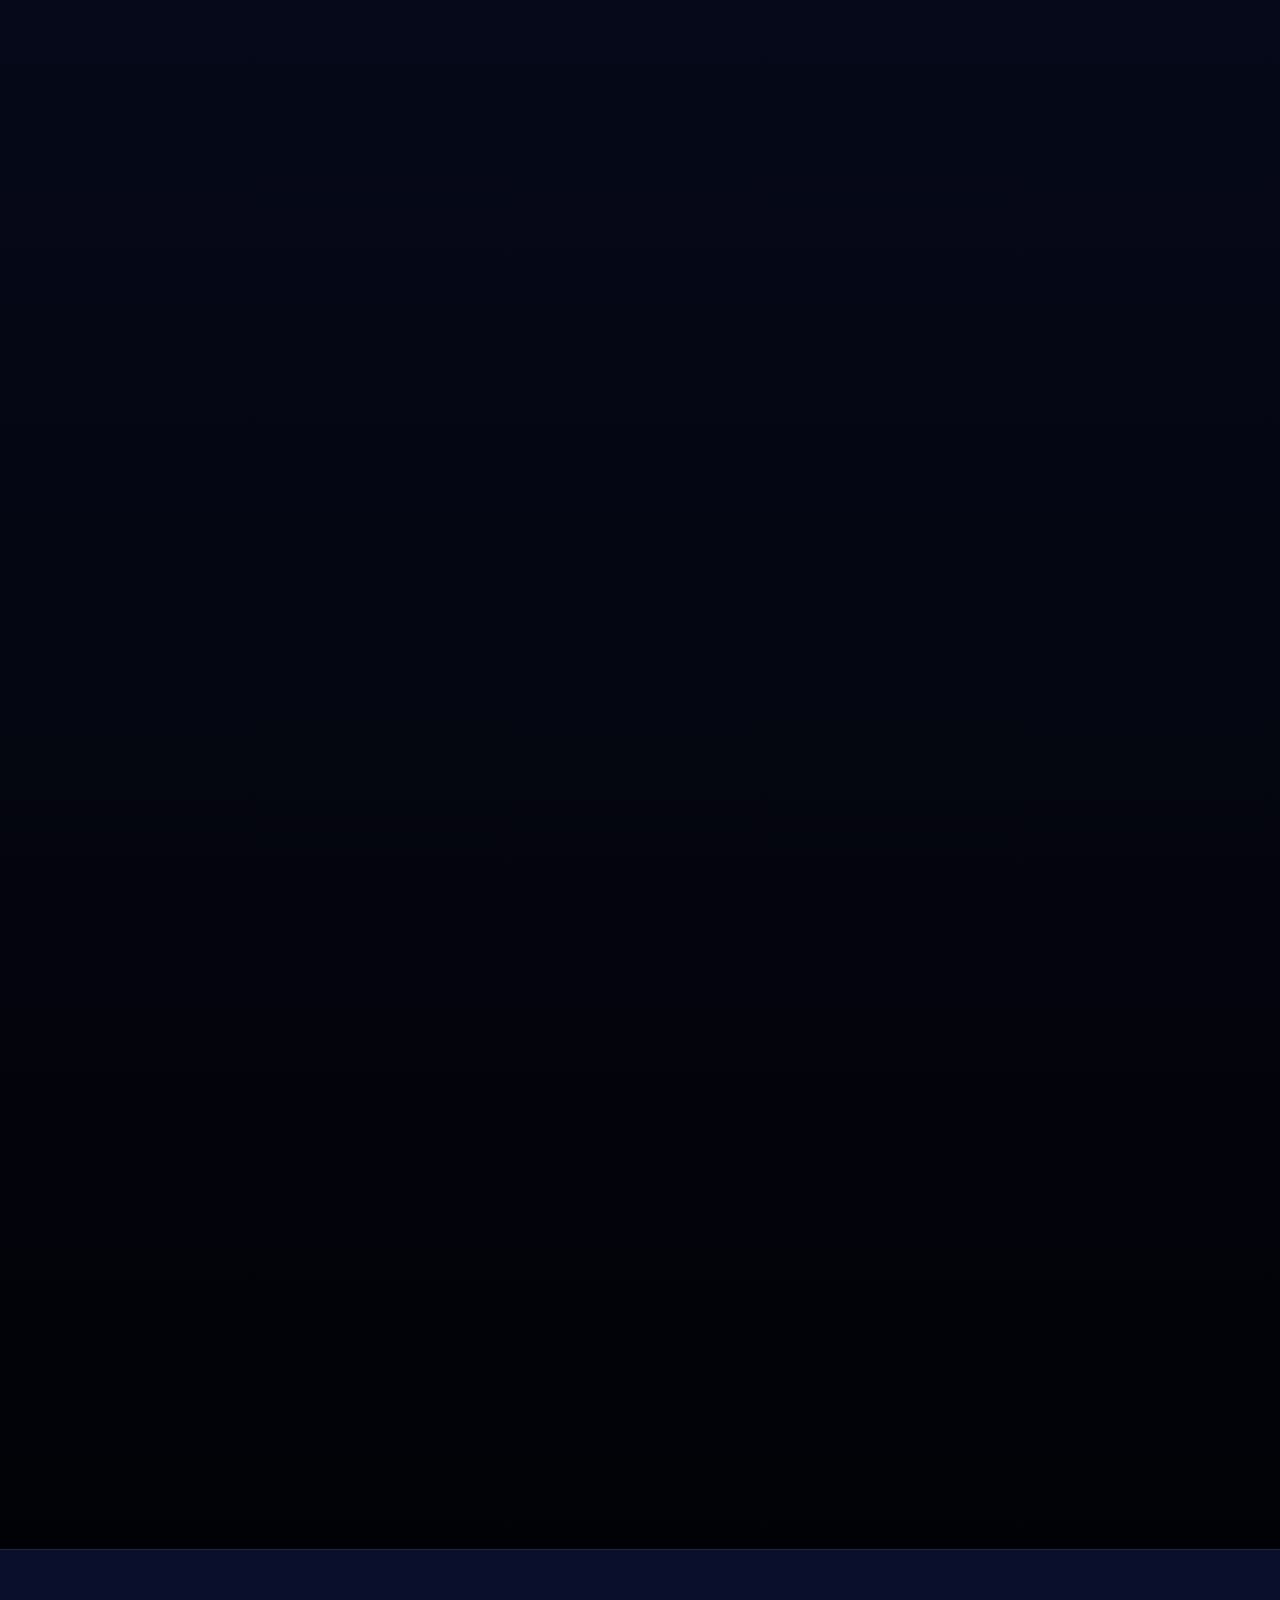
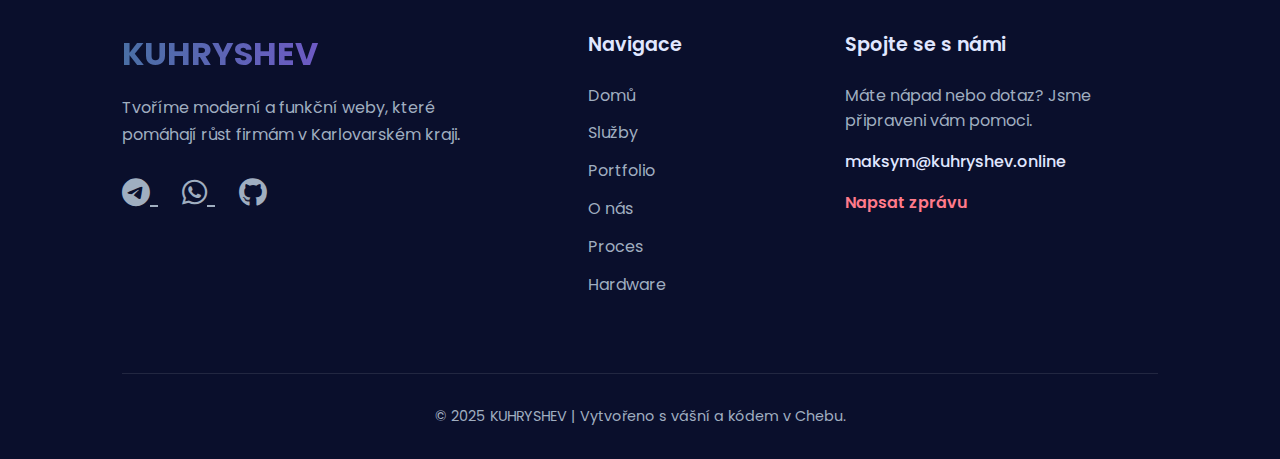
<file: proces.html>
<!DOCTYPE html>
<html lang="cs">
<head>
    <meta charset="UTF-8">
    <meta name="viewport" content="width=device-width, initial-scale=1.0">
    <title>Můj Přístup | KUHRYSHEV</title>
    <meta name="description" content="Zjistěte, jakým způsobem pracuji. Jakým přístupem vytvářím weby, které fungují a zároveň odpovídají vašim potřebám a očekáváním.">
    <link rel="stylesheet" href="css/cookie-banner.css">
    
    <link rel="stylesheet" href="css/styles.css">
    <link rel="stylesheet" href="css/proces.css"> 
    
    <link rel="preconnect" href="https://fonts.googleapis.com  ">
    <link rel="preconnect" href="https://fonts.gstatic.com  " crossorigin>
    <link href="https://fonts.googleapis.com/css2?family=Poppins:wght@300;400;600;700&display=swap" rel="stylesheet">
    
    <link rel="stylesheet" href="  https://cdnjs.cloudflare.com/ajax/libs/font-awesome/6.4.2/css/all.min.css  ">
</head>
<body>

<header>
    <nav class="navbar">
        <div class="container">
            <a href="index.html" class="nav-logo">KUHRYSHEV</a>
            <ul class="nav-menu">
                <li class="nav-item"><a href="index.html" class="nav-link">Domů</a></li>
                <li class="nav-item"><a href="sluzby.html" class="nav-link">Služby</a></li>
                <li class="nav-item"><a href="portfolio.html" class="nav-link">Portfolio</a></li>
                <li class="nav-item"><a href="o-nas.html" class="nav-link">O nás</a></li>
                <li class="nav-item"><a href="proces.html" class="nav-link active">Proces</a></li>
                <li class="nav-item"><a href="hardware.html" class="nav-link">Hardware</a></li> <!-- Новая ссылка -->
                <li class="nav-item"><a href="kontakt.html" class="btn">Kontakt</a></li>
            </ul>
        </div>
    </nav>
</header>

    <main>
        <!-- Анимированный фон для "потока" -->
        <div class="workflow-stream-bg"></div>

        <section id="page-hero">
            <div class="container">
                <h1 class="page-title">Můj přístup k vašemu webu</h1>
                <p class="page-subtitle">Není to jen proces. Je to můj osobní přístup jako studenta IT, který se plně věnuje vašemu projektu. Zde je, co vás čeká.</p>
            </div>
        </section>

        <section id="process-overview" class="content-section">
            <div class="container">
                <h2 class="section-title">Mé základní principy</h2>
                <div class="principles-grid">
                    <div class="principle-card floating-element">
                        <div class="principle-icon"><i class="fas fa-user"></i></div>
                        <h3>Osobní záruka</h3>
                        <p>Váš projekt je můj projekt. Jako student IT jsem plně angažován a osobně se starám o každý detail. Žádné předávání mezi týmy, jen přímý kontakt se mnou.</p>
                    </div>
                    <div class="principle-card floating-element">
                        <div class="principle-icon"><i class="fas fa-bolt"></i></div>
                        <h3>Rychlost & Priorita</h3>
                        <p>Student má čas se věnovat projektu intenzivně. Rychle analyzuji, navrhuji a implementuji. Jednoduchý web může být hotový během týdne.</p>
                    </div>
                    <div class="principle-card floating-element">
                        <div class="principle-icon"><i class="fas fa-laptop-code"></i></div>
                        <h3>Moderní & Technicky přesné</h3>
                        <p>Využívám nejnovější technologie a osvědčené postupy. Cílem je web, který je rychlý, bezpečný, responzivní a připravený pro budoucnost.</p>
                    </div>
                </div>
            </div>
        </section>

        <section id="process-detailed" class="content-section">
            <div class="container">
                <h2 class="section-title">Jak to s vámi probíhá</h2>
                <!-- "Живой" терминал -->
                <div class="terminal-emulator">
                    <div class="terminal-header">
                        <span class="terminal-dot terminal-red"></span>
                        <span class="terminal-dot terminal-yellow"></span>
                        <span class="terminal-dot terminal-green"></span>
                    </div>
                    <div class="terminal-body">
                        <div class="terminal-output" id="terminal-output">
                            <div class="terminal-line">> Inicializace projektu pro: [Klient]</div>
                            <div class="terminal-line" id="terminal-current-step">> Spuštění fáze 1: Analýza a Strategie...</div>
                        </div>
                    </div>
                </div>
                <!-- /Живой терминал -->

                <div class="process-steps-expanded">
                    <div class="step-expanded">
                        <div class="step-header">
                            <div class="step-number">1</div>
                            <h3>Analýza a Strategie</h3>
                        </div>
                        <div class="step-content">
                            <p><strong>Jak to dělám:</strong> V osobní konzultaci (osobně, online) seznámím se s vaší firmou, produktem, cílem webu a cílovou skupinou. Definuji klíčové funkce a vytvořím plán projektu. Tento krok je zásadní pro pochopení vašich potřeb.</p>
                            <p><strong>Proč je to důležité:</strong> Dobře promyšlený základ šetří čas a peníze později. Zajistím, abychom spolu měli jasnou představu o cíli.</p>
                            <div class="step-tech-highlight">
                                <h4>Použité nástroje:</h4>
                                <ul>
                                    <li>Notion / Google Docs (plánování)</li>
                                    <li>Analýza konkurence</li>
                                </ul>
                            </div>
                            <!-- Микро-контент -->
                            <div class="micro-content">
                                <h5>Tip:</h5>
                                <p>Připravte si stručný popis vašeho byznysu a seznam konkurentů. Ušetříme spoustu času.</p>
                            </div>
                        </div>
                    </div>

                    <div class="step-expanded">
                        <div class="step-header">
                            <div class="step-number">2</div>
                            <h3>Design & UX/UI</h3>
                        </div>
                        <div class="step-content">
                            <p><strong>Jak to dělám:</strong> Vytvořím wireframe (rozvržení stránky) a následně vizuální návrh. Kladu důraz na jednoduchost, přehlednost a estetiku. Design ladím s vámi, dokud nebude přesně podle vaší představy.</p>
                            <p><strong>Proč je to důležité:</strong> První dojem je rozhodující. Dobrý design zvyšuje důvěru a udrží uživatele na webu.</p>
                            <div class="step-tech-highlight">
                                <h4>Použité nástroje:</h4>
                                <ul>
                                    <li>Figma / Pen & Paper (návrh)</li>
                                    <li>Responsivní principy</li>
                                </ul>
                            </div>
                            <div class="micro-content">
                                <h5>Tip:</h5>
                                <p>Ukážte mi weby, které se vám líbí. Pomůže to rychleji určit styl.</p>
                            </div>
                        </div>
                    </div>

                    <div class="step-expanded">
                        <div class="step-header">
                            <div class="step-number">3</div>
                            <h3>Vývoj & Implementace</h3>
                        </div>
                        <div class="step-content">
                            <p><strong>Jak to dělám:</strong> Převádím schválený design do funkčního kódu. Psaní čistého, rychlého a bezpečného HTML, CSS a JavaScriptu. Využívám moderní přístupy pro responzivitu a výkon.</p>
                            <p><strong>Proč je to důležité:</strong> Dobrý vzhled musí doprovázet výborná funkčnost. Zajistím, že web běží hladce na všech zařízeních.</p>
                            <div class="step-tech-highlight">
                                <h4>Použité technologie:</h4>
                                <ul>
                                    <li>HTML5, CSS3, JavaScript (ES6+)</li>
                                    <li>Moderní CSS (Flexbox, Grid)</li>
                                    <li>Optimalizace obrázků</li>
                                </ul>
                            </div>
                            <div class="micro-content">
                                <h5>Tip:</h5>
                                <p>Pracuji transparentně. Můžete požadovat pravidelné aktualizace nebo náhledy.</p>
                            </div>
                        </div>
                    </div>

                    <div class="step-expanded">
                        <div class="step-header">
                            <div class="step-number">4</div>
                            <h3>Testování & Spuštění</h3>
                        </div>
                        <div class="step-content">
                            <p><strong>Jak to dělám:</strong> Důkladně testuji web na různých prohlížečích a zařízeních. Ověřuji všechny funkce a ujistím se, že všechno funguje bezchybně. Následuje spuštění na vaší doméně.</p>
                            <p><strong>Proč je to důležité:</strong> Finální kontrola zaručuje kvalitu a bezproblémový start vašeho webu.</p>
                            <div class="step-tech-highlight">
                                <h4>Testování:</h4>
                                <ul>
                                    <li>Manuální testy</li>
                                    <li>Validace HTML/CSS</li>
                                    <li>Google PageSpeed Insights</li>
                                </ul>
                            </div>
                            <div class="micro-content">
                                <h5>Tip:</h5>
                                <p>Před spuštěním si web pečlivě projděte. Malé detaily mohou mít velký dopad.</p>
                            </div>
                        </div>
                    </div>

                    <div class="step-expanded">
                        <div class="step-header">
                            <div class="step-number">5</div>
                            <h3>Podpora & Údržba</h3>
                        </div>
                        <div class="step-content">
                            <p><strong>Jak to dělám:</strong> Po spuštění zůstávám po ruce. Poskytuji technickou podporu, provedu úpravy a pomohu s údržbou webu. Můžu vás naučit, jak web spravovat sami (pokud je to možné).</p>
                            <p><strong>Proč je to důležité:</strong> Váš web potřebuje péči. Mám zájem na dlouhodobém partnerství a úspěchu vašeho projektu.</p>
                            <div class="step-tech-highlight">
                                <h4>Služby:</h4>
                                <ul>
                                    <li>Údržba obsahu</li>
                                    <li>Opravy chyb</li>
                                    <li>Technická konzultace</li>
                                </ul>
                            </div>
                            <div class="micro-content">
                                <h5>Tip:</h5>
                                <p>Udržujte obsah aktuální. Pravidelná aktualizace pomáhají webu růst.</p>
                            </div>
                        </div>
                    </div>
                </div>
            </div>
        </section>

        <section id="contact-promo" class="content-section">
            <div class="container contact-container">
                <h2 class="section-title">Připraveni začít?</h2>
                <p class="contact-subtitle">Pojďme společně probrat váš projekt. První konzultace je zcela zdarma a k ničemu vás nezavazuje.</p>
                <a href="kontakt.html" class="btn email-btn">Domluvit si konzultaci</a>
            </div>
        </section>
    </main>

<footer class="site-footer">
    <div class="container">
        <div class="footer-grid">
            <div class="footer-col about">
                <a href="index.html" class="footer-logo">KUHRYSHEV</a>
                <p class="footer-tagline">Tvoříme moderní a funkční weby, které pomáhají růst firmám v Karlovarském kraji.</p>
                <div class="footer-socials">
                    <a href="https://t.me/justmaksyym" target="_blank" title="Telegram">
                        <i class="fab fa-telegram"></i>
                    </a>
                    <a href="https://wa.me/420603201843" target="_blank" title="WhatsApp">
                        <i class="fab fa-whatsapp"></i>
                    </a>
                    <a href="https://github.com/artifexia-labs/" target="_blank" title="GitHub">
                        <i class="fab fa-github"></i>
                    </a>
                </div>
            </div>
            <div class="footer-col links">
                <h4>Navigace</h4>
                <ul>
                    <li><a href="index.html">Domů</a></li>
                    <li><a href="sluzby.html">Služby</a></li>
                    <li><a href="portfolio.html">Portfolio</a></li>
                    <li><a href="o-nas.html">O nás</a></li>
                    <li><a href="proces.html">Proces</a></li>
                    <li><a href="hardware.html">Hardware</a></li> <!-- Новая ссылка -->
                </ul>
            </div>
            <div class="footer-col contact">
                <h4>Spojte se s námi</h4>
                <p>Máte nápad nebo dotaz? Jsme připraveni vám pomoci.</p>
                <a href="mailto:maksym@kuhryshev.online" class="footer-email">maksym@kuhryshev.online</a>
                <a href="kontakt.html" class="footer-contact-btn">Napsat zprávu</a>
            </div>
        </div>
        <div class="footer-bottom">
            <p>&copy; 2025 KUHRYSHEV | Vytvořeno s vášní a kódem v Chebu.</p>
        </div>
    </div>
</footer>
<div class="cookie-consent-banner" id="cookie-consent-banner">
        <div class="cookie-banner-content">
            <div class="cookie-banner-text">
                <p>Používáme soubory cookie, abychom vám poskytli co nejlepší zážitek z našich webových stránek. Některé jsou nezbytné, zatímco jiné nám pomáhají analyzovat náвštěvnost.</p>
            </div>
            <div class="cookie-banner-actions">
                <button class="btn-details" id="show-cookie-details">Podrobnosti</button>
                <button class="btn" id="accept-all-cookies">Přijmout vše</button>
            </div>
        </div>
    </div>

    <div class="cookie-modal-overlay" id="cookie-modal-overlay">
        <div class="cookie-modal">
            <h3>Nastavení Souborů Cookie</h3>
            <div class="cookie-category">
                <div class="cookie-category-header">
                    <label for="necessary-cookies">Nezbytné soubory cookie</label>
                    <label class="toggle-switch">
                        <input type="checkbox" id="necessary-cookies" checked disabled>
                        <span class="slider"></span>
                    </label>
                </div>
                <p>Tyto soubory cookie jsou nezbytné pro základní funkčnost webu a nelze je vypnout.</p>
            </div>
            <div class="cookie-category">
                <div class="cookie-category-header">
                    <label for="analytics-cookies">Analytické soubory cookie</label>
                    <label class="toggle-switch">
                        <input type="checkbox" id="analytics-cookies" checked>
                        <span class="slider"></span>
                    </label>
                </div>
                <p>Tyto soubory cookie nám pomáhají analyzovat náвštěvnost a chовání uživatelů, což nám umožňuje vylepšovat naše služby (např. Google Analytics).</p>
            </div>
            <div class="cookie-modal-actions">
                <button class="btn" id="save-cookie-settings">Uložit nastavení</button>
            </div>
        </div>
    </div>
    <script src="js/index.js"></script>
    <script src="js/cookie-consent.js"></script>
    <script src="js/proces.js"></script> <!-- Используем обновлённый JS -->
</body>
</html>
</file>
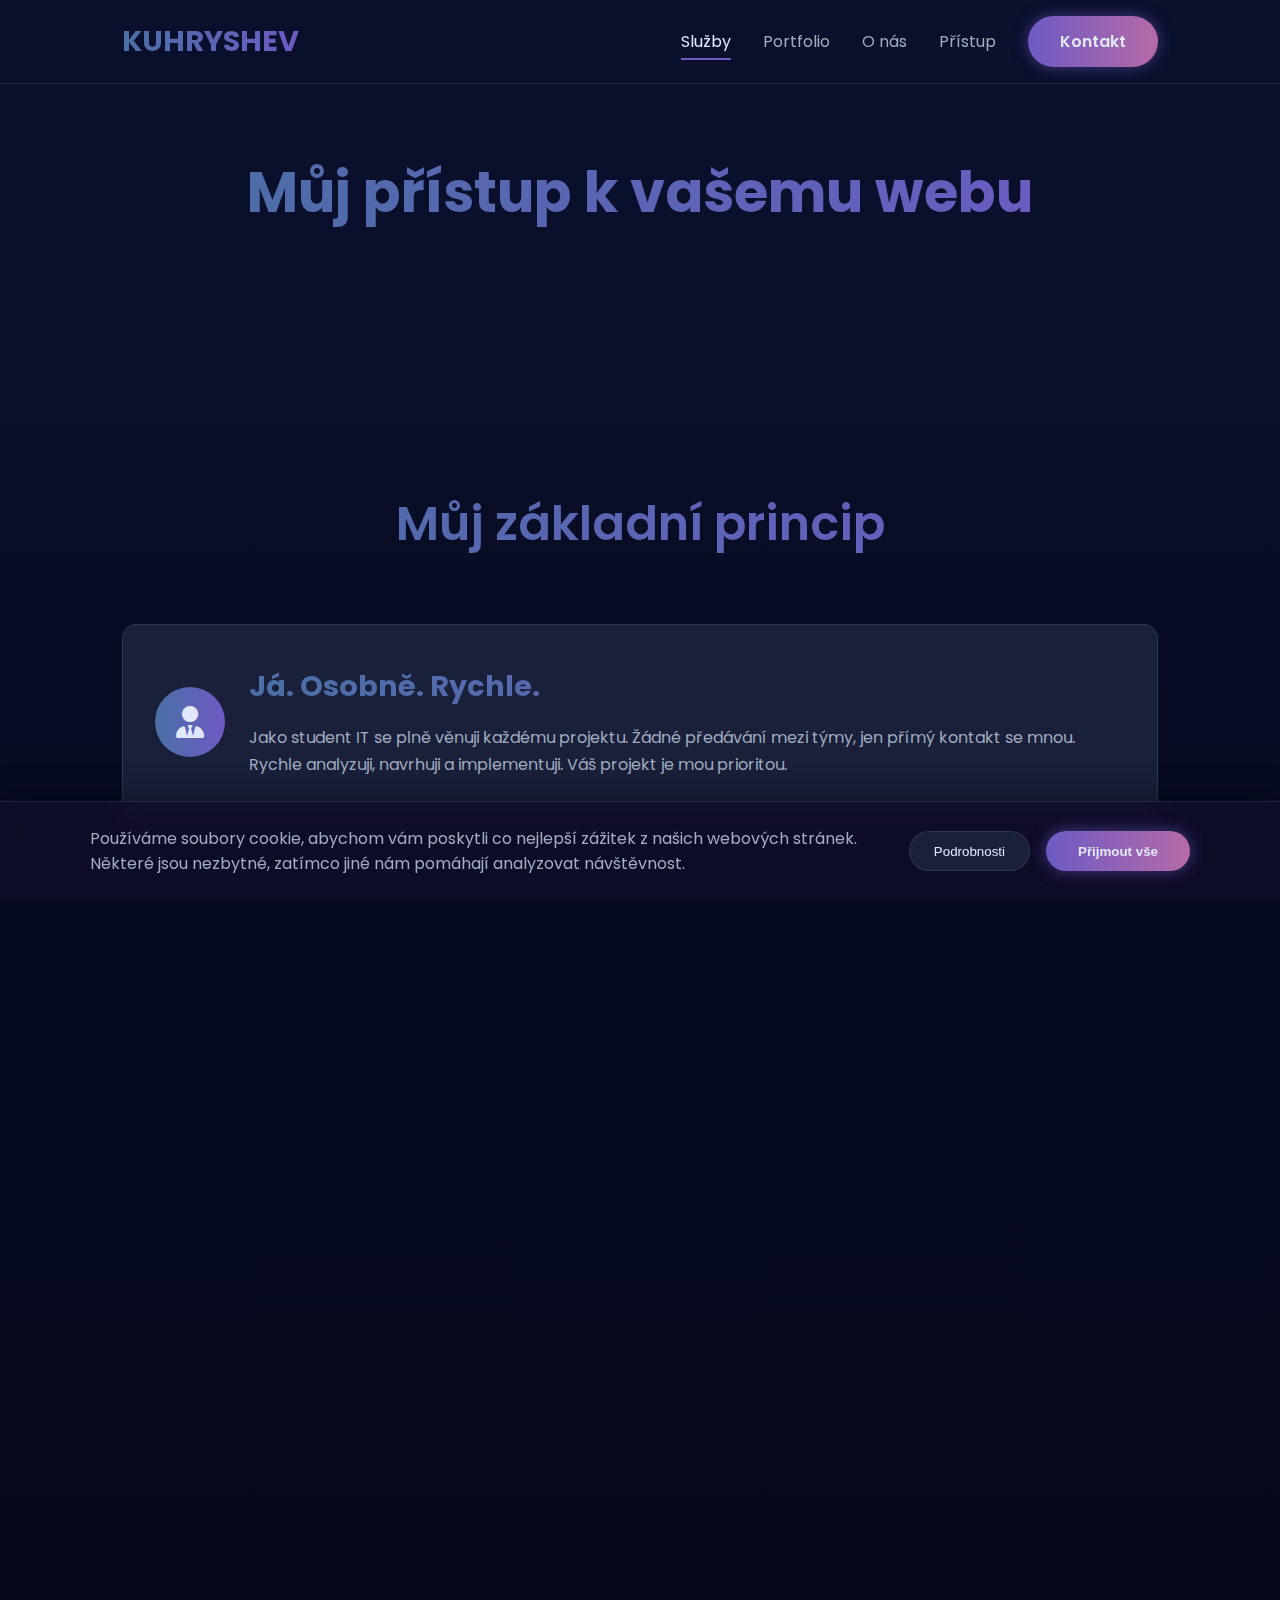
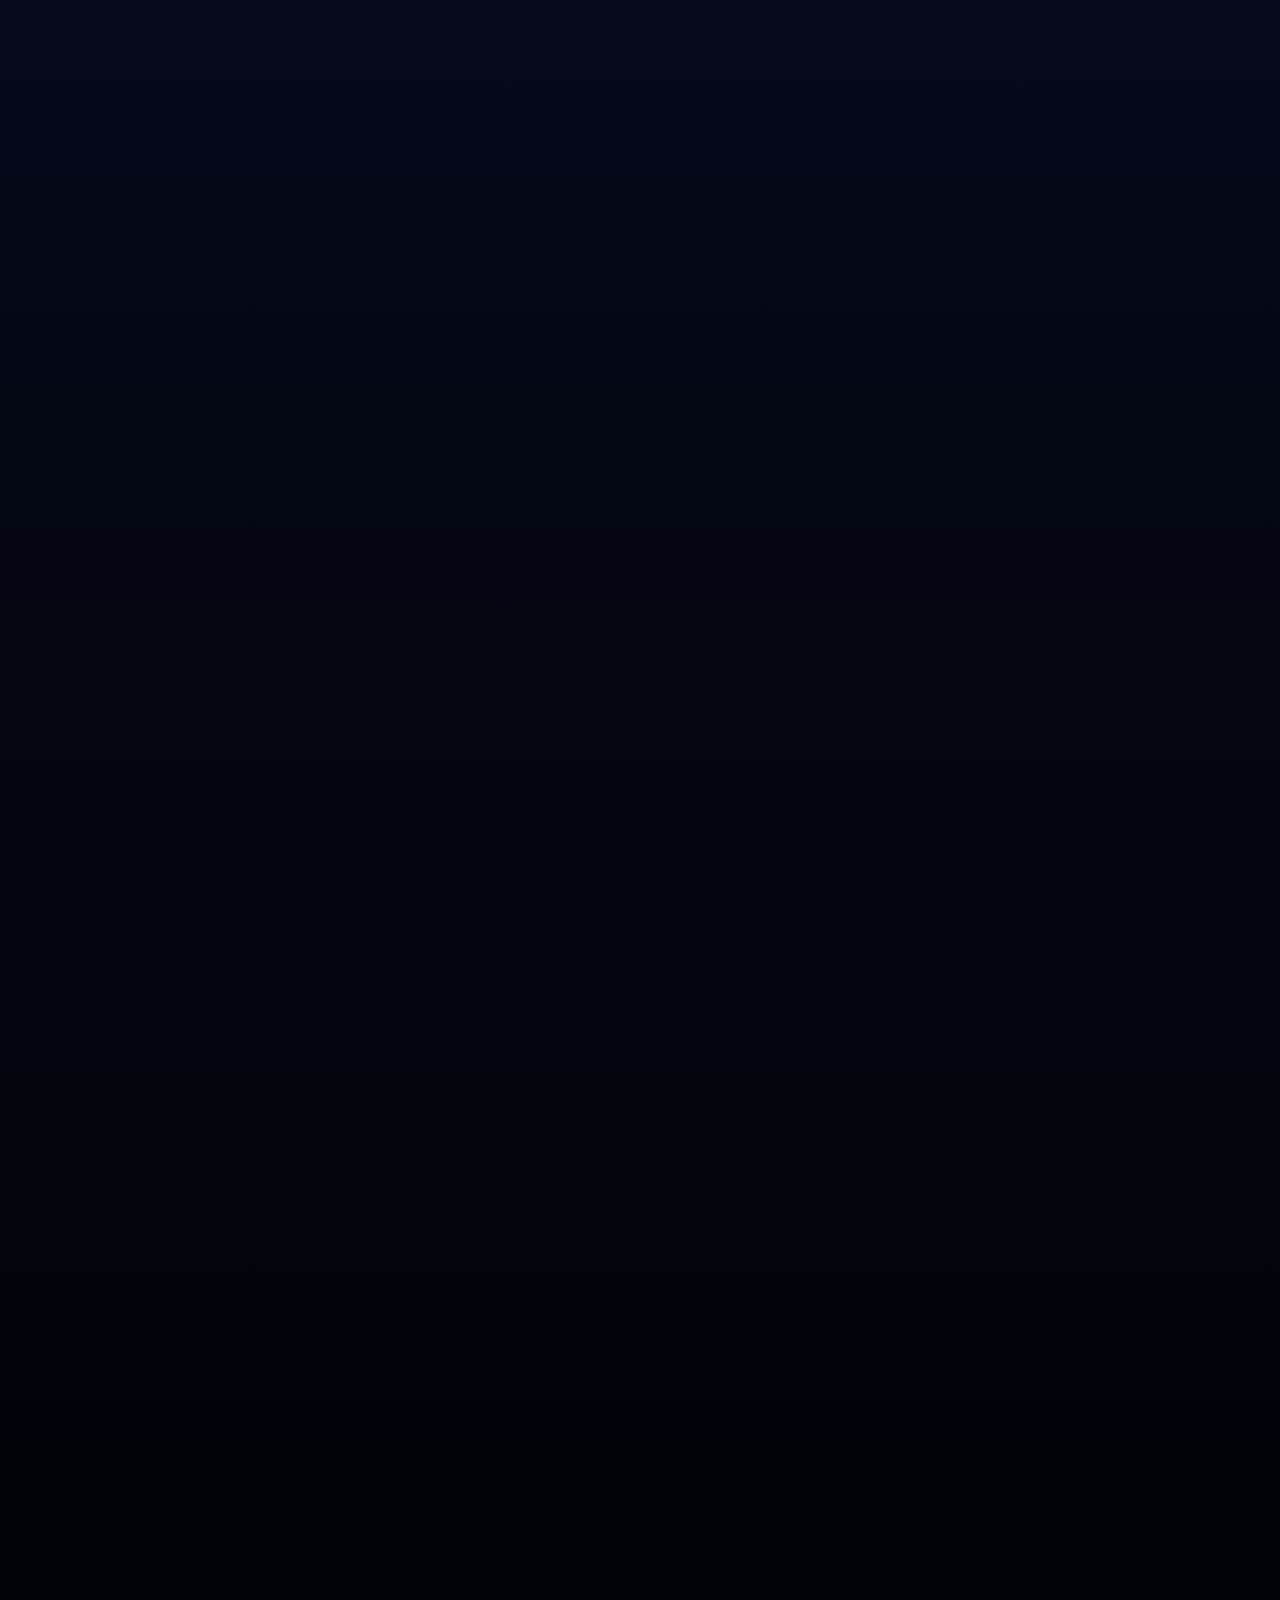
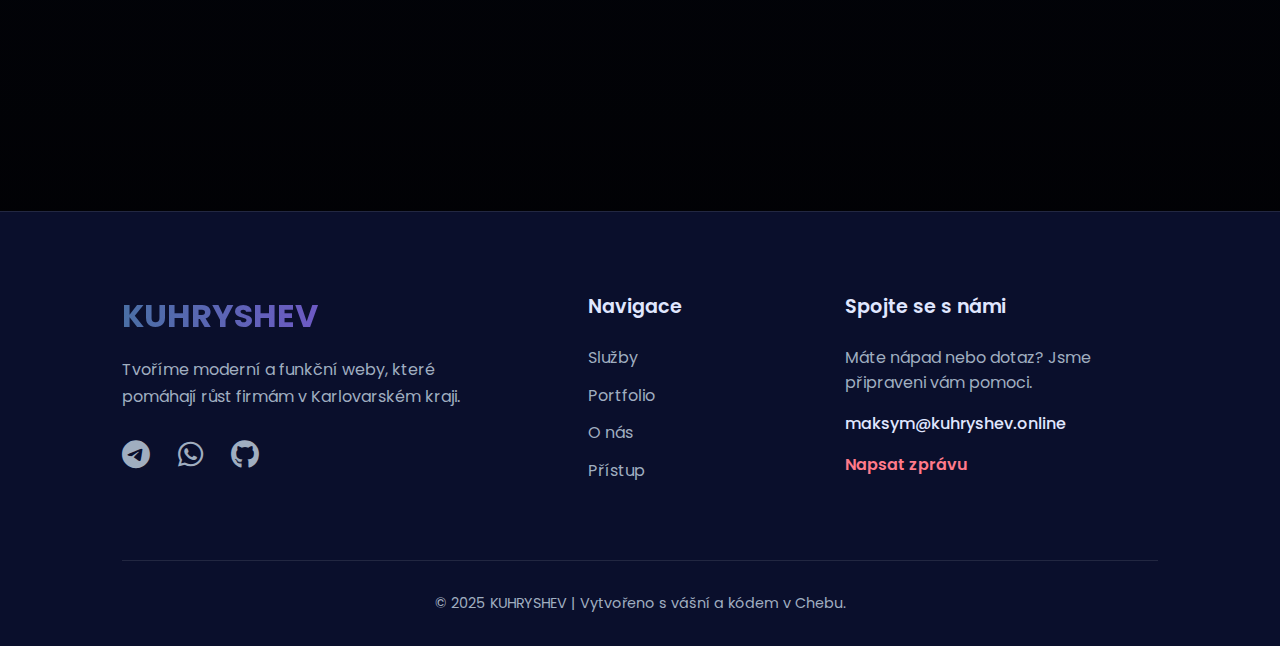
<file: sluzby.html>
<!DOCTYPE html>
<html lang="cs">
<head>
    <meta charset="UTF-8">
    <meta name="viewport" content="width=device-width, initial-scale=1.0">
    <title>Služby | KUHRYSHEV</title>
    <meta name="description" content="Nabízíme tvorbu webových vizitek, firemních stránek a komplexní technickou podporu. Najděte řešení na míru pro váš byznys.">
    <link rel="stylesheet" href="css/cookie-banner.css">
    
    <link rel="stylesheet" href="css/styles.css">
    <link rel="stylesheet" href="css/sluzby.css">
    
    <link rel="preconnect" href="https://fonts.googleapis.com  ">
    <link rel="preconnect" href="https://fonts.gstatic.com  " crossorigin>
    <link href="https://fonts.googleapis.com/css2?family=Poppins:wght@300;400;600;700&display=swap" rel="stylesheet">
    
    <link rel="stylesheet" href="  https://cdnjs.cloudflare.com/ajax/libs/font-awesome/6.4.2/css/all.min.css  ">
</head>
<body>

<header>
    <nav class="navbar">
        <div class="container">
            <a href="index.html" class="nav-logo">KUHRYSHEV</a>
            <ul class="nav-menu">
                <li class="nav-item"><a href="sluzby.html" class="nav-link active">Služby</a></li>
                <li class="nav-item"><a href="portfolio.html" class="nav-link">Portfolio</a></li>
                <li class="nav-item"><a href="o-nas.html" class="nav-link">O nás</a></li>
                <li class="nav-item"><a href="proces.html" class="nav-link">Přístup</a></li>
                <li class="nav-item"><a href="kontakt.html" class="btn">Kontakt</a></li>
            </ul>
        </div>
    </nav>
</header>

    <main>
        <!-- Hero с акцентом на "tvoje řešení" -->
        <section id="page-hero">
            <div class="container">
                <h1 class="page-title animated-title">Můj přístup k vašemu webu</h1>
                <p class="page-subtitle animated-subtitle">Nabízím nejen služby, ale *řešení*, které odpovídá vašim potřebám, rozpočtu a očekáváním. Každý projekt je pro mě příležitostí k růstu a demonstraci mé práce.</p>
            </div>
        </section>

        <!-- Блок "Jak to dělám" - общий принцип -->
        <section id="approach-overview" class="content-section">
            <div class="container">
                <h2 class="section-title">Můj základní princip</h2>
                <div class="approach-card">
                    <div class="approach-icon"><i class="fas fa-user-tie"></i></div>
                    <div class="approach-text">
                        <h3>Já. Osobně. Rychle.</h3>
                        <p>Jako student IT se plně věnuji každému projektu. Žádné předávání mezi týmy, jen přímý kontakt se mnou. Rychle analyzuji, navrhuji a implementuji. Váš projekt je mou prioritou.</p>
                    </div>
                </div>
            </div>
        </section>

        <!-- Обновлённая секция услуг -->
        <section id="services-detailed" class="content-section">
            <div class="container">
                <h2 class="section-title">Mé konkrétní služby</h2>
                <div class="services-detailed-grid">
                    
                    <div class="service-detailed-card floating-element">
                        <div class="service-icon-bg"><i class="fas fa-address-card"></i></div>
                        <h3>Webové vizitky a portfolia</h3>
                        <p class="service-description">Perfektní řešení pro freelancery, umělce, živnostníky nebo kohokoli, kdo potřebuje elegantní online prezentaci.</p>
                        <ul class="service-features">
                            <li><i class="fas fa-check"></i> <strong>Unikátní design:</strong> Vytvořím vizitku přesně podle vašich představ.</li>
                            <li><i class="fas fa-check"></i> <strong>Responzivní:</strong> Vypadá skvěle na všech zařízeních.</li>
                            <li><i class="fas fa-check"></i> <strong>Kontakt & Info:</strong> Snadno dostupné kontakty, mapa, galerie.</li>
                            <li><i class="fas fa-check"></i> <strong>Rychlé dodání:</strong> Běžně do 1-2 týdnů.</li>
                        </ul>
                        <!-- Микро-контент -->
                        <div class="micro-content">
                            <h5>Pro koho je to ideální:</h5>
                            <p>Pro každého, kdo potřebuje rychle a levně získat profesionální online obličej.</p>
                        </div>
                        <a href="kontakt.html" class="btn">Mám zájem</a>
                    </div>

                    <div class="service-detailed-card featured floating-element">
                        <div class="service-icon-bg"><i class="fas fa-building"></i></div>
                        <h3>Firemní webové stránky</h3>
                        <p class="service-description">Komplexní web pro vaši firmu, který profesionálně představí vaše služby, tým a získá důvěru nových zákazníků.</p>
                        <ul class="service-features">
                            <li><i class="fas fa-check"></i> <strong>Více stránek:</strong> O nás, Služby, Reference, Kontakt.</li>
                            <li><i class="fas fa-check"></i> <strong>SEO:</strong> Optimalizováno pro vyhledávače.</li>
                            <li><i class="fas fa-check"></i> <strong>Bezpečnost & Moderní kód:</strong> Rychlé, bezpečné, připravené na budoucnost.</li>
                            <li><i class="fas fa-check"></i> <strong>Integrace:</strong> Sociální sítě, formuláře, mapy.</li>
                        </ul>
                        <!-- Микро-контент -->
                        <div class="micro-content">
                            <h5>Pro koho je to ideální:</h5>
                            <p>Pro firmy, které chtějí seriózně vystupovat online a získávat nové zákazníky.</p>
                        </div>
                        <a href="kontakt.html" class="btn">Chci firemní web</a>
                    </div>

                    <div class="service-detailed-card floating-element">
                        <div class="service-icon-bg"><i class="fas fa-headset"></i></div>
                        <h3>Technická podpora a údržba</h3>
                        <p class="service-description">Váš web je investice, o kterou je třeba se starat. Zajistíme, aby byl vždy rychlý, bezpečný a aktuální.</p>
                        <ul class="service-features">
                            <li><i class="fas fa-check"></i> <strong>Aktualizace:</strong> Pravidelné aktualizace systému a pluginů.</li>
                            <li><i class="fas fa-check"></i> <strong>Bezpečnost:</strong> Monitoring a ochrana proti hrozbám.</li>
                            <li><i class="fas fa-check"></i> <strong>Zálohy:</strong> Pravidelné zálohování dat.</li>
                            <li><i class="fas fa-check"></i> <strong>Podpora:</strong> Rychlá pomoc v případě potřeby.</li>
                        </ul>
                        <!-- Микро-контент -->
                        <div class="micro-content">
                            <h5>Pro koho je to ideální:</h5>
                            <p>Pro každého, kdo chce mít klid a vědět, že jeho web je v bezpečí.</p>
                        </div>
                        <a href="kontakt.html" class="btn">Chci mít klid</a>
                    </div>

                </div>
            </div>
        </section>

        <!-- Секция "Máte specifický nápad?" с улучшенным акцентом -->
        <section id="custom-solutions" class="content-section">
            <div class="container custom-solution-box">
                <i class="fas fa-lightbulb animated-icon"></i> <!-- Анимированная иконка -->
                <h2 class="animated-section-title">Máte specifický nápad?</h2>
                <p class="custom-solution-text">Potřebujete e-shop, rezervační systém nebo jinou webovou aplikaci na míru? Pojďme se o tom pobavit! Rádi přijímáme nové výzvy. Vaše vize, můj kód.</p>
                <a href="kontakt.html" class="btn-secondary">Kontaktujte nás</a>
            </div>
        </section>
    </main>

    <footer class="site-footer">
    <div class="container">
        <div class="footer-grid">
            <div class="footer-col about">
                <a href="index.html" class="footer-logo">KUHRYSHEV</a>
                <p class="footer-tagline">Tvoříme moderní a funkční weby, které pomáhají růst firmám v Karlovarském kraji.</p>
                <div class="footer-socials">
                    <a href="https://t.me/justmaksyym  " target="_blank" title="Telegram"><i class="fab fa-telegram"></i></a>
                    <a href="https://wa.me/420603201843  " target="_blank" title="WhatsApp"><i class="fab fa-whatsapp"></i></a>
                    <a href="https://github.com/artifexia-labs/  " target="_blank" title="GitHub"><i class="fab fa-github"></i></a>
                </div>
            </div>
            <div class="footer-col links">
                <h4>Navigace</h4>
                <ul>
                    <li><a href="sluzby.html">Služby</a></li>
                    <li><a href="portfolio.html">Portfolio</a></li>
                    <li><a href="o-nas.html">O nás</a></li>
                    <li><a href="proces.html">Přístup</a></li>
                </ul>
            </div>
            <div class="footer-col contact">
                <h4>Spojte se s námi</h4>
                <p>Máte nápad nebo dotaz? Jsme připraveni vám pomoci.</p>
                <a href="mailto:maksym@kuhryshev.online" class="footer-email">maksym@kuhryshev.online</a>
                <a href="kontakt.html" class="footer-contact-btn">Napsat zprávu</a>
            </div>
        </div>
        <div class="footer-bottom">
            <p>&copy; 2025 KUHRYSHEV | Vytvořeno s vášní a kódem v Chebu.</p>
        </div>
    </div>
</footer>
<div class="cookie-consent-banner" id="cookie-consent-banner">
        <div class="cookie-banner-content">
            <div class="cookie-banner-text">
                <p>Používáme soubory cookie, abychom vám poskytli co nejlepší zážitek z našich webových stránek. Některé jsou nezbytné, zatímco jiné nám pomáhají analyzovat návštěvnost.</p>
            </div>
            <div class="cookie-banner-actions">
                <button class="btn-details" id="show-cookie-details">Podrobnosti</button>
                <button class="btn" id="accept-all-cookies">Přijmout vše</button>
            </div>
        </div>
    </div>

    <div class="cookie-modal-overlay" id="cookie-modal-overlay">
        <div class="cookie-modal">
            <h3>Nastavení Souborů Cookie</h3>
            <div class="cookie-category">
                <div class="cookie-category-header">
                    <label for="necessary-cookies">Nezbytné soubory cookie</label>
                    <label class="toggle-switch">
                        <input type="checkbox" id="necessary-cookies" checked disabled>
                        <span class="slider"></span>
                    </label>
                </div>
                <p>Tyto soubory cookie jsou nezbytné pro základní funkčnost webu a nelze je vypнout.</p>
            </div>
            <div class="cookie-category">
                <div class="cookie-category-header">
                    <label for="analytics-cookies">Analytické soubory cookie</label>
                    <label class="toggle-switch">
                        <input type="checkbox" id="analytics-cookies" checked>
                        <span class="slider"></span>
                    </label>
                </div>
                <p>Tyto soubory cookie nám pomáhají analyzovat náвštěvnost a chовání uživatelů, což nám umožňuje vylepšovat naše služby (např. Google Analytics).</p>
            </div>
            <div class="cookie-modal-actions">
                <button class="btn" id="save-cookie-settings">Uložit nastavení</button>
            </div>
        </div>
    </div>
    <script src="js/index.js"></script>
    <script src="js/cookie-consent.js"></script>
    <script src="js/sluzby.js"></script> <!-- Подключим новый JS -->
</body>
</html>
</file>
<file: css/styles.css>
/* Základní nastavení a "vesmírné" proměnné */
:root {
    /* --- НОВАЯ ЦВЕТОВАЯ СХЕМА: "Мун" (Темно-синий/Фиолетовый) --- */
    --primary: #4a6fa5; /* Основной синий */
    --secondary: #6d5ac4; /* Вторичный фиолетовый */
    --accent: #ff7a8a; /* Яркий акцентный цвет (розово-оранжевый) для контраста */
    --dark-space: #0a0f2c; /* Темный фон (лунный / глубокий синий) */
    --mid-space: #1a1f3a; /* Средний темный оттенок */
    --light-text: #e0e7ff; /* Светлый текст */
    --mid-text: #a0aec0; /* Средний текст */
    --glow-color: rgba(109, 90, 196, 0.6); /* Цвет свечения для нового акцента */
    --border-color: rgba(255, 255, 255, 0.1);
    --font-family: 'Poppins', sans-serif;
    --transition-speed: 0.4s;
    /* --- /НОВАЯ ЦВЕТОВАЯ СХЕМА --- */
}

/* Остальная часть CSS остается та же, но использует новые переменные */
* { margin: 0; padding: 0; box-sizing: border-box; }
html { scroll-behavior: smooth; }
body { font-family: var(--font-family); background: linear-gradient(180deg, var(--dark-space) 0%, #000 100%); color: var(--light-text); overflow-x: hidden; }
.container { max-width: 1100px; margin: 0 auto; padding: 0 2rem; }

/* Navigace */
.navbar { background: rgba(10, 15, 44, 0.5); backdrop-filter: blur(10px); -webkit-backdrop-filter: blur(10px); border-bottom: 1px solid var(--border-color); padding: 1rem 0; position: fixed; width: 100%; top: 0; z-index: 1000; transition: background var(--transition-speed) ease; }
.navbar .container { display: flex; justify-content: space-between; align-items: center; }
.nav-logo { font-weight: 700; font-size: 1.8rem; text-decoration: none; background: linear-gradient(90deg, var(--primary), var(--secondary)); -webkit-background-clip: text; background-clip: text; color: transparent; }
.nav-menu { list-style: none; display: flex; align-items: center; }
.nav-item { margin-left: 2rem; }
.nav-link { color: var(--mid-text); text-decoration: none; font-weight: 400; transition: color var(--transition-speed) ease; padding-bottom: 5px; border-bottom: 2px solid transparent; }
.nav-link:hover { color: var(--light-text); border-bottom-color: var(--secondary); }
.nav-link.active {
    color: var(--light-text);
    border-bottom-color: var(--secondary);
}

/* Hero sekce */
#hero { min-height: 100vh; display: flex; align-items: center; justify-content: center; text-align: center; position: relative; overflow: hidden; padding-top: 80px; }
#space-canvas { position: absolute; top: 0; left: 0; width: 100%; height: 100%; z-index: 1; }
.hero-content { position: relative; z-index: 2; padding: 2rem; /* Добавим отступы для "окна" */ background: rgba(10, 15, 44, 0.4); /* Полупрозрачный фон "окна" в твоей теме */ backdrop-filter: blur(5px); /* Эффект размытия */ border-radius: 20px; /* Скругление углов */ border: 1px solid var(--border-color); /* Тонкая граница */ max-width: 800px; /* Ограничиваем ширину */ margin: 0 auto; /* Центрируем */ }

/* --- ИЗМЕНЕННЫЙ ЗАГОЛОВОК --- */
.hero-title {
    font-size: clamp(2.5rem, 5vw, 4rem); /* Адаптивный размер шрифта */
    font-weight: 700;
    margin-bottom: 1rem;
    /* Вместо градиента, используем яркий акцентный цвет и возможно тень */
    color: var(--light-text);
    text-shadow: 0 0 10px var(--glow-color); /* Лёгкое свечение */
    /* Опционально: добавить "объём" */
    /* transform: perspective(500px) translateZ(10px); */
}
/* --- /ИЗМЕНЕННЫЙ ЗАГОЛОВОК --- */

.hero-subtitle {
    font-size: 1.2rem; /* Чуть уменьшим для баланса */
    font-weight: 300;
    color: var(--mid-text);
    margin-bottom: 2.5rem;
    max-width: 600px; /* Ограничиваем ширину подзаголовка */
    margin-left: auto;
    margin-right: auto;
    /* Опционально: добавить лёгкое свечение или тень */
    /* text-shadow: 0 0 5px rgba(160, 174, 192, 0.2); */
}
/* Tlačítko */
.btn { padding: 0.8rem 2rem; text-decoration: none; border-radius: 50px; font-weight: 600; color: var(--light-text); background: linear-gradient(90deg, var(--secondary), var(--accent)); /* Изменен градиент кнопки */ border: none; transition: all var(--transition-speed) ease; box-shadow: 0 0 15px var(--glow-color); background-size: 200% auto; display: inline-block; }
.btn:hover { background-position: right center; transform: scale(1.05); }

/* Společné styly pro sekce */
.content-section { padding: 6rem 0; opacity: 0; transform: translateY(50px); transition: opacity 1s ease-out, transform 1s ease-out; }
.content-section.visible { opacity: 1; transform: translateY(0); }
.section-title { font-size: 3rem; font-weight: 600; text-align: center; margin-bottom: 4rem; background: linear-gradient(90deg, var(--primary) 0%, var(--secondary) 100%); -webkit-background-clip: text; background-clip: text; color: transparent; }

/* === НОВЫЕ СТИЛИ: БЛОК ОБО МНЕ === */
.about-me-grid { display: grid; grid-template-columns: 1fr 2fr; gap: 4rem; align-items: center; }
.about-me-photo img { width: 100%; max-width: 300px; border-radius: 50%; border: 5px solid var(--primary); /* Изменен цвет рамки */ box-shadow: 0 0 25px var(--glow-color); }
.about-me-text p { color: var(--mid-text); line-height: 1.8; margin-bottom: 1.5rem; }
.trust-badge { display: flex; align-items: center; gap: 1rem; background-color: var(--mid-space); padding: 1rem; border-radius: 10px; border-left: 4px solid var(--accent); /* Изменен цвет акцента */ }
.trust-badge i { font-size: 1.5rem; color: var(--accent); }
.trust-badge p { margin: 0; color: var(--light-text); font-size: 0.9rem; }

/* === НОВЫЕ СТИЛИ: БЛОК ОТЗЫВОВ === */
#testimonials { background-color: var(--dark-space); }
.testimonial-card { background: var(--mid-space); padding: 3rem; border-radius: 15px; border: 1px solid var(--border-color); text-align: center; max-width: 800px; margin: 0 auto; }
.testimonial-quote { font-size: 1.3rem; font-style: italic; color: var(--light-text); line-height: 1.7; margin-bottom: 2rem; }
.testimonial-author { color: var(--mid-text); font-weight: 600; }
.testimonial-author strong { color: var(--light-text); }

/* Služby */
.services-grid { display: grid; grid-template-columns: repeat(auto-fit, minmax(300px, 1fr)); gap: 2rem; }
.service-card { background: linear-gradient(145deg, rgba(26, 31, 58, 0.4), rgba(10, 15, 44, 0.4)); backdrop-filter: blur(8px); -webkit-backdrop-filter: blur(8px); border: 1px solid var(--border-color); border-radius: 15px; padding: 2.5rem; transition: all var(--transition-speed) ease; text-align: center; }
.service-card:hover { transform: translateY(-10px); box-shadow: 0 10px 30px rgba(0, 0, 0, 0.3); border-color: rgba(109, 90, 196, 0.5); }
.service-card i { font-size: 2.5rem; margin-bottom: 1.5rem; background: linear-gradient(90deg, var(--primary), var(--secondary)); -webkit-background-clip: text; background-clip: text; color: transparent; }
.service-card h3 { font-size: 1.6rem; color: var(--light-text); margin-bottom: 1rem; }
.service-card p { color: var(--mid-text); line-height: 1.7; }

/* === НОВЫЕ СТИЛИ: КЕЙСЫ === */
.case-studies-grid { display: grid; grid-template-columns: 1fr; gap: 4rem; }
.case-study-card { display: grid; grid-template-columns: 1fr 1fr; gap: 3rem; align-items: center; background: var(--mid-space); border-radius: 15px; overflow: hidden; border: 1px solid var(--border-color); }
.case-study-card:nth-child(even) { grid-template-columns: 1fr 1fr; }
.case-study-card:nth-child(even) .case-study-image { order: 2; }
.case-study-image img { width: 100%; height: 100%; object-fit: cover; transition: transform var(--transition-speed) ease; }
.case-study-card:hover .case-study-image img { transform: scale(1.05); }
.case-study-content { padding: 2rem; }
.case-study-content h3 { font-size: 1.8rem; color: var(--light-text); margin-bottom: 1.5rem; }
.case-study-content p { color: var(--mid-text); line-height: 1.7; margin-bottom: 1rem; }
.case-study-content strong { color: var(--light-text); }
.case-study-link { color: var(--accent); /* Изменен цвет ссылки */ text-decoration: none; font-weight: 600; transition: color var(--transition-speed) ease; }
.case-study-link:hover { color: var(--secondary); }


/* Proces */
.process-steps { display: grid; grid-template-columns: repeat(auto-fit, minmax(250px, 1fr)); gap: 2rem; text-align: center; }
.step { padding: 2rem; }
.step-icon { width: 70px; height: 70px; border-radius: 50%; background: linear-gradient(90deg, var(--primary), var(--secondary)); color: var(--light-text); font-size: 2rem; display: flex; align-items: center; justify-content: center; margin: 0 auto 1.5rem; }
.step h3 { font-size: 1.5rem; color: var(--light-text); margin-bottom: 1rem; }
.step p { color: var(--mid-text); line-height: 1.7; }

/* === НОВЫЕ СТИЛИ: FAQ === */
.faq-container { max-width: 800px; margin: 0 auto; }
.faq-item { background: var(--mid-space); border-radius: 10px; margin-bottom: 1rem; border: 1px solid var(--border-color); padding: 1.5rem 2rem; }
.faq-question { font-size: 1.2rem; color: var(--light-text); margin-bottom: 0.5rem; }
.faq-answer { color: var(--mid-text); line-height: 1.7; }


/* Kontakt a Footer */
.contact-container { text-align: center; }
.contact-subtitle { max-width: 600px; margin: 0 auto 2rem; color: var(--mid-text); }
.email-btn { font-size: 1.2rem; display: inline-block; margin-bottom: 2.5rem; }
.social-links a { color: var(--mid-text); text-decoration: none; margin: 0 1rem; font-size: 2rem; transition: all var(--transition-speed) ease; }
.social-links a:hover { color: var(--secondary); transform: scale(1.1); }
/* === Обновленный футер === */
.site-footer {
    background-color: var(--dark-space);
    padding: 5rem 0 2rem 0;
    border-top: 1px solid var(--border-color);
    color: var(--mid-text);
}

.footer-grid {
    display: grid;
    grid-template-columns: 2fr 1fr 1.5fr;
    gap: 3rem;
    margin-bottom: 4rem;
}

.footer-col h4 {
    font-size: 1.2rem;
    color: var(--light-text);
    margin-bottom: 1.5rem;
    font-weight: 600;
}

.footer-logo {
    font-weight: 700;
    font-size: 2rem;
    text-decoration: none;
    background: linear-gradient(90deg, var(--primary), var(--secondary));
    -webkit-background-clip: text;
    background-clip: text;
    color: transparent;
    display: inline-block;
    margin-bottom: 1rem;
}

.footer-tagline {
    line-height: 1.7;
    margin-bottom: 1.5rem;
    max-width: 350px;
}

.footer-socials a {
    color: var(--mid-text);
    font-size: 1.8rem;
    margin-right: 1.5rem;
    transition: color 0.3s ease, transform 0.3s ease;
}

.footer-socials a:hover {
    color: var(--secondary);
    transform: scale(1.1);
}

.footer-col.links ul {
    list-style: none;
}

.footer-col.links li {
    margin-bottom: 0.8rem;
}

.footer-col.links a {
    color: var(--mid-text);
    text-decoration: none;
    transition: color 0.3s ease;
}

.footer-col.links a:hover {
    color: var(--light-text);
}

.footer-col.contact p {
    margin-bottom: 1rem;
}

.footer-email {
    display: block;
    color: var(--light-text);
    text-decoration: none;
    font-weight: 500;
    transition: color 0.3s ease;
}

.footer-email:hover {
    color: var(--accent);
}

.footer-contact-btn {
    display: inline-block;
    margin-top: 1rem;
    color: var(--accent);
    text-decoration: none;
    font-weight: 600;
}

.footer-contact-btn:hover {
    text-decoration: underline;
}

.footer-bottom {
    text-align: center;
    padding-top: 2rem;
    border-top: 1px solid var(--border-color);
    font-size: 0.9rem;
}

/* Адаптивность для футера */
@media (max-width: 992px) {
    .footer-grid {
        grid-template-columns: 1fr 1fr;
    }
    .footer-col.about {
        grid-column: 1 / -1; /* Растягиваем на всю ширину */
    }
}

@media (max-width: 768px) {
    .footer-grid {
        grid-template-columns: 1fr;
        text-align: center;
    }
    .footer-tagline {
        margin-left: auto;
        margin-right: auto;
    }
    .footer-socials {
        margin-bottom: 2rem;
    }
    .footer-socials a {
        margin: 0 1rem;
    }
}

/* Старый стиль для футера (нужно удалить или закомментировать) */
/*
footer {
    padding: 2rem 0;
    text-align: center;
    border-top: 1px solid var(--border-color);
    color: var(--mid-text);
}
*/
/* Responsivní design */
@media (max-width: 768px) {
    .hero-title { font-size: 2.5rem; }
    .section-title { font-size: 2.2rem; }
    .about-me-grid { grid-template-columns: 1fr; text-align: center; }
    .about-me-photo { margin: 0 auto 2rem; }
    .case-study-card, .case-study-card:nth-child(even) { grid-template-columns: 1fr; }
    .case-study-card:nth-child(even) .case-study-image { order: 0; }
    /* Логика для мобильного меню (burger) здесь */
    .nav-menu { display: none; }
}
/* === Стили для секции "Proč my / Náš přístup" на hlavní stránce === */
.why-us-section {
    background-color: var(--dark-space);
}

.values-grid {
    display: grid;
    grid-template-columns: repeat(auto-fit, minmax(300px, 1fr));
    gap: 2rem;
}

.value-card {
    text-align: center;
    padding: 2rem;
    background: var(--mid-space);
    border-radius: 15px;
    border: 1px solid var(--border-color);
    transition: all 0.4s ease;
}

.value-card:hover {
    transform: translateY(-10px);
    border-color: var(--secondary); /* Изменен цвет рамки при наведении */
}

.value-icon {
    width: 70px;
    height: 70px;
    margin: 0 auto 1.5rem;
    border-radius: 50%;
    display: flex;
    align-items: center;
    justify-content: center;
    background: linear-gradient(90deg, var(--primary), var(--secondary));
    font-size: 2rem;
    color: var(--light-text);
}

.value-card h3 {
    font-size: 1.5rem;
    margin-bottom: 1rem;
    color: var(--light-text);
}

.value-card p {
    color: var(--mid-text);
    line-height: 1.7;
}
/* === Nové styly pro sekci Tým na hlavní stránce === */
.team-intro-grid {
    display: grid;
    grid-template-columns: repeat(auto-fit, minmax(250px, 1fr));
    gap: 2rem;
    max-width: 900px;
    margin: 0 auto 3rem;
}
.team-intro-card {
    text-align: center;
}
.team-intro-card img {
    width: 150px;
    height: 150px;
    border-radius: 50%;
    object-fit: cover;
    border: 4px solid var(--border-color);
    transition: all 0.4s ease;
}
.team-intro-card:hover img {
    border-color: var(--primary); /* Изменен цвет рамки при наведении */
    transform: scale(1.05);
}
.team-intro-card h3 {
    margin-top: 1.5rem;
    font-size: 1.3rem;
    color: var(--light-text);
}
.team-intro-card p {
    color: var(--accent); /* Изменен цвет роли */
    font-weight: 500;
}
.team-intro-cta {
    text-align: center;
}

/* === Nové styly pro sekci Technologie === */
.tech-stack-grid {
    display: flex;
    flex-wrap: wrap;
    justify-content: center;
    align-items: center;
    gap: 2rem;
    max-width: 900px;
    margin: 0 auto;
}
.tech-item {
    text-align: center;
    color: var(--mid-text);
    transition: all 0.3s ease;
}
.tech-item:hover {
    color: var(--light-text);
    transform: scale(1.1);
}
.tech-item i {
    font-size: 4rem; /* Velikost ikon */
}
.tech-item p {
    margin-top: 1rem;
    font-weight: 600;
}

/* Úprava pro proces - 6 kroků */
.process-steps {
    /* Měníme grid, aby se lépe vešlo 6 prvků */
    grid-template-columns: repeat(auto-fit, minmax(300px, 1fr));
}
@media (min-width: 992px) {
    .process-steps {
        grid-template-columns: repeat(3, 1fr); /* Na velkých obrazovkách 3 sloupce */
    }
}
/* === Nové styly pro sekci Tým na hlavní stránce === */
.team-intro-grid {
    display: grid;
    grid-template-columns: repeat(auto-fit, minmax(250px, 1fr));
    gap: 2rem;
    max-width: 900px;
    margin: 0 auto 3rem;
}
.team-intro-card {
    text-align: center;
}
.team-intro-card img, .team-intro-card .team-photo-placeholder {
    width: 150px;
    height: 150px;
    border-radius: 50%;
    object-fit: cover;
    border: 4px solid var(--border-color);
    transition: all 0.4s ease;
    margin: 0 auto; /* Центрирование */
}

.team-intro-card:hover img, .team-intro-card:hover .team-photo-placeholder {
    border-color: var(--primary); /* Изменен цвет рамки при наведении */
    transform: scale(1.05);
}

.team-photo-placeholder {
    display: flex;
    align-items: center;
    justify-content: center;
    background: var(--dark-space);
    font-size: 3rem;
    font-weight: 600;
    color: var(--mid-text);
}


.team-intro-card h3 {
    margin-top: 1.5rem;
    font-size: 1.3rem;
    color: var(--light-text);
}
.team-intro-card p {
    color: var(--accent); /* Изменен цвет роли */
    font-weight: 500;
}
.team-intro-cta {
    text-align: center;
}

/* === Nové styly pro sekci Technologie === */
.tech-stack-grid {
    display: flex;
    flex-wrap: wrap;
    justify-content: center;
    align-items: center;
    gap: 2rem;
    max-width: 900px;
    margin: 0 auto;
}
.tech-item {
    text-align: center;
    color: var(--mid-text);
    transition: all 0.3s ease;
}
.tech-item:hover {
    color: var(--light-text);
    transform: scale(1.1);
}
.tech-item i {
    font-size: 4rem; /* Velikost ikon */
}
.tech-item p {
    margin-top: 1rem;
    font-weight: 600;
}

/* Úprava pro proces - 6 kroků */
.process-steps {
    /* Měníme grid, aby se lépe vešlo 6 prvků */
    grid-template-columns: repeat(auto-fit, minmax(300px, 1fr));
}
@media (min-width: 992px) {
    .process-steps {
        grid-template-columns: repeat(3, 1fr); /* Na velkých obrazovkách 3 sloupce */
    }
}
</file>
<file: css/cookie-banner.css>
/* kuhryshev/css/cookie-banner.css */

.cookie-consent-banner {
    position: fixed;
    bottom: 0;
    left: 0;
    width: 100%;
    background: rgba(15, 12, 41, 0.8);
    backdrop-filter: blur(10px);
    -webkit-backdrop-filter: blur(10px);
    border-top: 1px solid var(--border-color);
    padding: 1.5rem 2rem;
    z-index: 2000;
    transform: translateY(100%);
    transition: transform 0.5s ease-in-out;
    box-shadow: 0 -5px 30px rgba(0, 0, 0, 0.3);
}

.cookie-consent-banner.active {
    transform: translateY(0);
}

.cookie-banner-content {
    display: flex;
    justify-content: space-between;
    align-items: center;
    max-width: 1100px;
    margin: 0 auto;
    gap: 2rem;
}

.cookie-banner-text p {
    margin: 0;
    color: var(--mid-text);
}

.cookie-banner-text a {
    color: var(--light-text);
    text-decoration: underline;
}

.cookie-banner-actions {
    display: flex;
    gap: 1rem;
    flex-shrink: 0;
}

.cookie-banner-actions .btn-details {
    background: var(--mid-space);
    color: var(--light-text);
    padding: 0.7rem 1.5rem;
    border-radius: 50px;
    border: 1px solid var(--border-color);
    cursor: pointer;
    transition: background 0.3s ease;
}

.cookie-banner-actions .btn-details:hover {
    background: var(--dark-space);
}


/* Модальное окно с деталями */
.cookie-modal-overlay {
    position: fixed;
    top: 0;
    left: 0;
    width: 100%;
    height: 100%;
    background: rgba(15, 12, 41, 0.6);
    backdrop-filter: blur(5px);
    z-index: 3000;
    display: flex;
    justify-content: center;
    align-items: center;
    opacity: 0;
    pointer-events: none;
    transition: opacity 0.3s ease-in-out;
}

.cookie-modal-overlay.active {
    opacity: 1;
    pointer-events: auto;
}

.cookie-modal {
    background: var(--mid-space);
    padding: 2.5rem;
    border-radius: 15px;
    border: 1px solid var(--border-color);
    width: 90%;
    max-width: 600px;
    transform: scale(0.9);
    transition: transform 0.3s ease-in-out;
}

.cookie-modal-overlay.active .cookie-modal {
    transform: scale(1);
}

.cookie-modal h3 {
    text-align: center;
    font-size: 1.8rem;
    color: var(--light-text);
    margin-bottom: 2rem;
}

.cookie-category {
    padding: 1rem 0;
    border-bottom: 1px solid var(--border-color);
}
.cookie-category:last-of-type {
    border-bottom: none;
}

.cookie-category-header {
    display: flex;
    justify-content: space-between;
    align-items: center;
}

.cookie-category-header label {
    font-weight: 600;
    color: var(--light-text);
    font-size: 1.1rem;
}

.cookie-category p {
    color: var(--mid-text);
    font-size: 0.9rem;
    margin-top: 0.5rem;
}

/* Стили для переключателя (toggle switch) */
.toggle-switch {
    position: relative;
    display: inline-block;
    width: 50px;
    height: 28px;
}
.toggle-switch input {
    opacity: 0;
    width: 0;
    height: 0;
}
.slider {
    position: absolute;
    cursor: pointer;
    top: 0;
    left: 0;
    right: 0;
    bottom: 0;
    background-color: var(--dark-space);
    transition: .4s;
    border-radius: 28px;
}
.slider:before {
    position: absolute;
    content: "";
    height: 20px;
    width: 20px;
    left: 4px;
    bottom: 4px;
    background-color: white;
    transition: .4s;
    border-radius: 50%;
}
input:checked + .slider {
    background: linear-gradient(90deg, var(--purple), var(--orange));
}
input:disabled + .slider {
    cursor: not-allowed;
    background: #444;
}
input:checked + .slider:before {
    transform: translateX(22px);
}

.cookie-modal-actions {
    margin-top: 2rem;
    text-align: center;
}

@media (max-width: 768px) {
    .cookie-banner-content {
        flex-direction: column;
        text-align: center;
    }
}
</file>
<file: css/kontakt.css>
/* === Стили для страницы kontakt.html === */

#page-hero {
    padding-top: 150px;
    padding-bottom: 80px;
    text-align: center;
}

.contact-grid {
    display: grid;
    grid-template-columns: 1fr 1.5fr;
    gap: 4rem;
    background: var(--mid-space);
    padding: 3rem;
    border-radius: 15px;
    border: 1px solid var(--border-color);
}

/* Левая колонка с информацией */
.contact-info h3 {
    font-size: 1.8rem;
    color: var(--light-text);
    margin-bottom: 1rem;
}

.contact-info p {
    color: var(--mid-text);
    line-height: 1.8;
    margin-bottom: 2rem;
}

.contact-details {
    list-style: none;
    margin-bottom: 2rem;
}

.contact-details li {
    display: flex;
    align-items: center;
    margin-bottom: 1.2rem;
    color: var(--mid-text);
}

.contact-details i {
    font-size: 1.2rem;
    color: var(--purple);
    margin-right: 1rem;
    width: 20px;
    text-align: center;
}

.contact-details a {
    color: var(--mid-text);
    text-decoration: none;
    transition: color var(--transition-speed) ease;
}

.contact-details a:hover {
    color: var(--light-text);
}

.social-links-contact a {
    color: var(--mid-text);
    text-decoration: none;
    margin-right: 1.5rem;
    font-size: 1.8rem;
    transition: all var(--transition-speed) ease;
}

.social-links-contact a:hover {
    color: var(--purple);
    transform: scale(1.1);
}


/* Правая колонка с формой */
.contact-form h3 {
    font-size: 1.8rem;
    color: var(--light-text);
    margin-bottom: 2rem;
}

.form-group {
    position: relative;
    margin-bottom: 2.5rem; /* Увеличил отступ для сообщения об ошибке */
}

.form-group input,
.form-group textarea {
    width: 100%;
    background: transparent;
    border: 1px solid var(--border-color);
    padding: 1rem;
    border-radius: 8px;
    color: var(--light-text);
    font-family: var(--font-family);
    font-size: 1rem;
    transition: border-color var(--transition-speed) ease;
}

.form-group input:focus,
.form-group textarea:focus {
    outline: none;
    border-color: var(--purple);
    box-shadow: 0 0 10px var(--glow-color);
}

.form-group label {
    position: absolute;
    top: 1rem;
    left: 1rem;
    color: var(--mid-text);
    pointer-events: none;
    transition: all 0.3s ease;
}

/* Анимация для placeholder-а */
.form-group input:focus + label,
.form-group input:not(:placeholder-shown) + label,
.form-group textarea:focus + label,
.form-group textarea:not(:placeholder-shown) + label {
    top: -0.75rem;
    left: 0.8rem;
    font-size: 0.8rem;
    color: var(--purple);
    background: var(--mid-space);
    padding: 0 0.3rem;
}

.contact-form .btn {
    width: 100%;
    padding: 1rem;
    font-size: 1.1rem;
}

/* Адаптация */
@media (max-width: 900px) {
    .contact-grid {
        grid-template-columns: 1fr;
        gap: 3rem;
    }
}

/* === НОВЫЕ СТИЛИ: Валидация и сообщения === */

/* Сообщения об ошибках под полями */
.error-message {
    color: var(--orange);
    font-size: 0.8rem;
    padding-left: 0.5rem;
    position: absolute;
    bottom: -1.6rem; /* Располагаем под полем */
    left: 0;
    font-weight: 500;
}

/* Стили для общего контейнера сообщений */
.response-message {
    text-align: center;
    padding: 3rem;
    border-radius: 15px;
    border: 1px solid;
    animation: fadeIn 0.5s ease-in-out;
}

.response-message.success {
    background-color: rgba(142, 45, 226, 0.1);
    border-color: var(--purple);
}

.response-message.error {
    background-color: rgba(255, 106, 0, 0.1);
    border-color: var(--orange);
}

.response-message h2 {
    font-size: 2rem;
    margin-bottom: 1rem;
}

.response-message.success h2 {
    color: var(--light-text);
}

.response-message.error h2 {
    color: var(--orange);
}

.response-message p {
    color: var(--mid-text);
    font-size: 1.1rem;
}

@keyframes fadeIn {
    from { opacity: 0; transform: translateY(20px); }
    to { opacity: 1; transform: translateY(0); }
}

/* Прелоадер для кнопки */
.loader {
    width: 16px;
    height: 16px;
    border: 2px solid var(--light-text);
    border-bottom-color: transparent;
    border-radius: 50%;
    display: inline-block;
    box-sizing: border-box;
    animation: rotation 1s linear infinite;
    vertical-align: middle;
    margin-right: 0.5rem;
}

@keyframes rotation {
    0% { transform: rotate(0deg); }
    100% { transform: rotate(360deg); }
}
</file>
<file: css/about.css>
/* === Стили для страницы about.html === */

/* Блок 1: Hero Section */
#about-hero {
    padding-top: 150px;
    padding-bottom: 80px;
    text-align: center;
}

#about-hero .hero-title {
    font-size: 3.5rem;
}

#about-hero .hero-subtitle {
    font-size: 1.3rem;
    max-width: 800px;
    margin-left: auto;
    margin-right: auto;
}

/* Блок 2: Миссия */
.mission-grid {
    display: grid;
    grid-template-columns: 1fr 1fr;
    gap: 2rem;
    max-width: 900px;
    margin: 0 auto;
}

.mission-card {
    padding: 2rem;
    border-radius: 15px;
    border: 1px solid var(--border-color);
    background: var(--mid-space);
}

.mission-card h3 {
    font-size: 1.5rem;
    margin-bottom: 1rem;
    color: var(--light-text);
}

.mission-card.problem h3 {
    color: var(--orange);
}

.mission-card.solution h3 {
    color: var(--purple);
}

.mission-card p {
    color: var(--mid-text);
    line-height: 1.8;
}

/* --- ИЗМЕНЕНИЯ ЗДЕСЬ --- */
/* Блок 3: Команда */
.team-grid {
    display: grid;
    /* 1. Заставляем сетку всегда иметь 3 колонки */
    grid-template-columns: repeat(3, 1fr); 
    gap: 2rem; /* Уменьшил отступ для лучшего вида */
    /* 2. Увеличиваем максимальную ширину контейнера, чтобы все влезло */
    max-width: 1100px; 
    margin: 0 auto;
}

.team-card {
    background: var(--mid-space);
    border-radius: 15px;
    padding: 2.5rem 2rem;
    text-align: center;
    border: 1px solid var(--border-color);
    transition: all 0.4s ease;
}

.team-card:hover {
    transform: translateY(-10px);
    box-shadow: 0 10px 30px rgba(0, 0, 0, 0.3);
    border-color: var(--purple);
}

.team-photo, .team-photo-placeholder {
    width: 150px;
    height: 150px;
    border-radius: 50%;
    margin: 0 auto 1.5rem;
    overflow: hidden;
    border: 4px solid var(--purple);
    box-shadow: 0 0 20px var(--glow-color);
}

.team-photo img {
    width: 100%;
    height: 100%;
    object-fit: cover;
}

.team-photo-placeholder {
    display: flex;
    align-items: center;
    justify-content: center;
    background: var(--dark-space);
}

.team-photo-placeholder span {
    font-size: 4rem;
    font-weight: 600;
    color: var(--mid-text);
}

.team-card h3 {
    font-size: 1.6rem;
    color: var(--light-text);
    margin-bottom: 0.5rem;
}

.team-role {
    color: var(--orange);
    font-weight: 600;
    margin-bottom: 1rem;
}

.team-bio {
    color: var(--mid-text);
    line-height: 1.7;
    font-size: 0.9rem;
}


/* Блок 4: Ценности */
.values-grid {
    display: grid;
    grid-template-columns: repeat(auto-fit, minmax(300px, 1fr));
    gap: 2rem;
}

.value-card {
    text-align: center;
    padding: 2rem;
}

.value-icon {
    width: 70px;
    height: 70px;
    margin: 0 auto 1.5rem;
    border-radius: 50%;
    display: flex;
    align-items: center;
    justify-content: center;
    background: linear-gradient(90deg, var(--purple), var(--orange));
    font-size: 2rem;
}

.value-card h3 {
    font-size: 1.5rem;
    margin-bottom: 1rem;
    color: var(--light-text);
}

.value-card p {
    color: var(--mid-text);
    line-height: 1.7;
}


/* Адаптация для мобильных */
@media (max-width: 992px) {
    .team-grid {
        grid-template-columns: 1fr; /* На планшетах и мобильных переключаемся на одну колонку */
    }
}

@media (max-width: 768px) {
    #about-hero .hero-title {
        font-size: 2.5rem;
    }

    .mission-grid {
        grid-template-columns: 1fr;
    }
}
</file>
<file: css/case-study-doucovani.css>
/* /css/case-study-doucovani.css */

/* === ИСПРАВЛЕНИЕ: Делаем контент видимым по умолчанию === */
.content-section {
    opacity: 1;
    transform: translateY(0);
}

/* === УЛУЧШЕННЫЕ базовые стили для страниц Case Study (адаптировано из обновлённого case-study.css) === */

#case-study-hero {
    padding-top: 160px;
    padding-bottom: 90px;
    text-align: center;
    background-size: cover;
    background-position: center;
    background-repeat: no-repeat;
    position: relative; /* Для слоёв */
    overflow: hidden; /* Обрезаем выступающие элементы */
}

/* Добавим градиентный оверлей для глубины */
#case-study-hero::before {
    content: '';
    position: absolute;
    top: 0;
    left: 0;
    width: 100%;
    height: 100%;
    background: linear-gradient(135deg, var(--dark-space) 0%, rgba(10, 15, 44, 0.9) 50%, var(--dark-space) 100%);
    z-index: 1;
}

#case-study-hero > .container {
    position: relative; /* Поверх фона */
    z-index: 2;
}

.case-study-title {
    font-size: 3.5rem;
    margin-bottom: 1rem;
    /* Используем новую цветовую схему */
    background: linear-gradient(90deg, var(--primary), var(--secondary));
    -webkit-background-clip: text;
    background-clip: text;
    color: transparent;
    /* Добавим лёгкое свечение */
    text-shadow: 0 0 10px var(--glow-color);
}

.case-study-subtitle {
    font-size: 1.3rem;
    color: var(--mid-text);
    max-width: 700px;
    margin: 0 auto;
}

.case-study-container {
    display: grid;
    grid-template-columns: 3fr 1fr;
    gap: 4rem;
    align-items: flex-start;
}

.case-study-content h2 {
    font-size: 2.5rem;
    color: var(--light-text);
    margin-top: 3rem;
    margin-bottom: 1.5rem;
    /* Улучшим визуальный стиль заголовка */
    position: relative;
    padding-left: 1.5rem;
}

.case-study-content h2::before {
    content: '';
    position: absolute;
    left: 0;
    top: 0;
    height: 100%;
    width: 4px;
    background: linear-gradient(to bottom, var(--primary), var(--secondary)); /* Градиентная линия */
    border-radius: 2px;
}

.case-study-content p, .case-study-content li {
    color: var(--mid-text);
    line-height: 1.9;
    font-size: 1.1rem;
    margin-bottom: 1.5rem;
    /* Улучшим читаемость */
    max-width: 800px;
}

/* Стили для списка */
.case-study-content ul { 
    list-style: none; 
    padding-left: 1.5rem; 
    margin-bottom: 1.5rem;
}
.case-study-content li { 
    position: relative; 
    padding-left: 25px; 
    margin-bottom: 0.75rem; /* Отступ между элементами списка */
}
.case-study-content li::before { 
    content: '✓'; 
    color: var(--secondary); /* Используем новый цвет */
    position: absolute; 
    left: 0; 
    font-weight: 600; 
    top: 0.2rem; /* Выровняем по верхнему краю текста */
}

.project-overview {
    display: grid;
    grid-template-columns: repeat(auto-fit, minmax(150px, 1fr));
    gap: 1.5rem;
    background: var(--mid-space);
    padding: 2rem;
    border-radius: 15px; /* Более закруглённые углы */
    margin-bottom: 2rem;
    border: 1px solid var(--border-color);
    /* Добавим тень */
    box-shadow: 0 5px 15px rgba(0, 0, 0, 0.2);
}

.overview-item h4 { 
    color: var(--accent); /* Используем акцентный цвет */
    font-size: 1rem; 
    margin-bottom: 0.5rem; 
    font-weight: 600; 
    /* Улучшим стиль заголовка */
    text-transform: uppercase;
    letter-spacing: 0.5px;
}
.overview-item p { 
    margin: 0; 
    font-size: 1.1rem; /* Чуть увеличим размер */
    font-weight: 500; /* Сделаем жирнее */
    color: var(--light-text);
}
.live-link { 
    color: var(--accent); /* Используем акцентный цвет */
    text-decoration: none; 
    font-weight: 600; 
    transition: color 0.3s ease; /* Плавность */
}
.live-link:hover { 
    color: var(--secondary); /* Цвет при наведении */
    text-decoration: underline; 
}

/* === УЛУЧШЕННЫЕ СТИЛИ: Блок с фишками решения === */
.solution-highlights {
    display: grid;
    grid-template-columns: repeat(auto-fit, minmax(250px, 1fr));
    gap: 2rem; /* Увеличим отступ */
    margin: 3rem 0;
}
.highlight-item {
    background: var(--mid-space);
    padding: 2rem 1.5rem; /* Увеличим внутренние отступы */
    border-radius: 15px; /* Более закруглённые */
    border: 1px solid var(--border-color);
    text-align: center;
    transition: transform 0.3s ease, box-shadow 0.3s ease; /* Плавность при hover */
    /* Добавим тень */
    box-shadow: 0 5px 15px rgba(0, 0, 0, 0.1);
}
.highlight-item:hover {
    transform: translateY(-5px); /* Лёгкий подъём */
    box-shadow: 0 10px 25px rgba(109, 90, 196, 0.2); /* Изменённая тень */
    border-color: var(--secondary); /* Цвет границы при наведении */
}
.highlight-item i {
    font-size: 2.5rem; /* Увеличим иконки */
    color: var(--secondary); /* Используем новый цвет */
    margin-bottom: 1rem;
    /* Добавим фон для иконки */
    background: rgba(109, 90, 196, 0.1);
    width: 70px;
    height: 70px;
    display: flex;
    align-items: center;
    justify-content: center;
    border-radius: 50%;
    margin: 0 auto 1rem; /* Центрируем */
}
.highlight-item h4 {
    color: var(--light-text);
    font-size: 1.3rem; /* Увеличим заголовок */
    margin-bottom: 1rem; /* Увеличим отступ */
}
.highlight-item p {
    font-size: 1rem; /* Увеличим текст */
    line-height: 1.7;
    margin-bottom: 0;
    color: var(--mid-text);
}

/* === УЛУЧШЕННЫЕ СТИЛИ: Блок демонстрации устройств (адаптировано из auto) === */
.device-showcase {
    display: grid;
    grid-template-columns: 2.5fr 1fr; /* PC-версия занимает больше места */
    gap: 2.5rem; /* Увеличим отступ */
    align-items: center;
    margin: 3rem 0;
    padding: 2.5rem; /* Добавим внутренние отступы */
    border-radius: 20px; /* Более закруглённые */
    background: var(--dark-space);
    /* Добавим тень */
    box-shadow: inset 0 0 0 1px var(--border-color);
}
.showcase-item {
    border: 1px solid var(--border-color);
    border-radius: 15px; /* Более закруглённые */
    padding: 1.5rem; /* Увеличим внутренние отступы */
    background: var(--mid-space);
    box-shadow: 0 5px 15px rgba(0, 0, 0, 0.2); /* Уменьшим тень */
    transition: transform 0.3s ease, box-shadow 0.3s ease; /* Плавность */
}
.showcase-item:hover {
    transform: translateY(-3px); /* Лёгкий подъём при наведении */
    box-shadow: 0 10px 25px rgba(109, 90, 196, 0.2); /* Изменённая тень */
}
.showcase-item img {
    width: 100%;
    display: block;
    border-radius: 10px; /* Более закруглённые */
    transition: transform 0.3s ease; /* Плавность зума */
}
.showcase-item:hover img {
    transform: scale(1.02); /* Лёгкое увеличение изображения */
}
.showcase-mobile {
    max-width: 300px; /* Ограничиваем ширину мобильного скрина */
    margin: 0 auto; /* Центрируем */
}

/* === УЛУЧШЕННЫЕ СТИЛИ: Боковая панель === */
.case-study-sidebar {
    position: sticky;
    top: 120px; /* Позиционирование */
    background: var(--mid-space);
    padding: 2.5rem 2rem; /* Увеличим внутренние отступы */
    border-radius: 15px; /* Более закруглённые */
    border: 1px solid var(--border-color);
    /* Добавим тень */
    box-shadow: 0 5px 15px rgba(0, 0, 0, 0.2);
}

.case-study-sidebar h3 { 
    font-size: 1.6rem; /* Увеличим заголовок */
    margin-bottom: 1.5rem; 
    color: var(--light-text);
    /* Добавим визуальный акцент */
    border-bottom: 2px solid var(--primary);
    padding-bottom: 0.5rem;
}
.tech-tags span { 
    display: inline-block; 
    /* Используем новую цветовую схему для тегов */
    background-color: rgba(109, 90, 196, 0.15); 
    color: var(--secondary); 
    padding: 0.5rem 0.9rem; /* Увеличим внутренние отступы */
    border-radius: 8px; /* Более закруглённые */
    font-size: 0.9rem; /* Увеличим размер текста */
    font-weight: 500; 
    margin-right: 0.6rem; /* Увеличим отступ */
    margin-bottom: 0.6rem; 
    transition: background-color 0.3s ease, color 0.3s ease; /* Плавность */
}
.tech-tags span:hover {
    background-color: rgba(109, 90, 196, 0.3); /* Светлее фон при наведении */
    color: var(--light-text);
}
.case-study-sidebar .btn { 
    width: 100%; 
    margin-top: 2.5rem; /* Увеличим отступ */
    text-align: center; 
    /* Улучшим кнопку */
    background: linear-gradient(90deg, var(--secondary), var(--accent));
    border: none;
    padding: 1rem 2rem; /* Увеличим внутренние отступы */
    font-size: 1.1rem; /* Увеличим размер текста */
    transition: all 0.3s ease;
}
.case-study-sidebar .btn:hover {
    background: linear-gradient(90deg, var(--accent), var(--secondary));
    transform: translateY(-2px);
    box-shadow: 0 5px 20px var(--glow-color);
}


/* === Адаптация === */
@media (max-width: 992px) {
    .case-study-container { 
        grid-template-columns: 1fr; 
        gap: 2.5rem; /* Уменьшим отступ на планшете */
    }
    .case-study-sidebar { 
        position: static; 
        margin-top: 3rem; 
        order: -1; /* Переместим боковую панель выше контента на мобильных */
    }
    .device-showcase { 
        grid-template-columns: 1fr; /* На планшетах и мобильных всё в одну колонку */
        padding: 1.5rem; /* Уменьшим внутренние отступы */
    }
    .showcase-pc, .showcase-mobile { 
        max-width: 100%; /* Уберем ограничение ширины на маленьких экранах */
    }
}

@media (max-width: 768px) {
    .case-study-title { 
        font-size: 2.5rem; 
    }
    .case-study-content h2 { 
        font-size: 2rem; 
    }
    .solution-highlights {
        grid-template-columns: 1fr; /* На мобильных одна колонка */
    }
}
</file>
<file: css/case-study-auto.css>
/* /css/case-study-auto.css */
/* Этот файл предназначен ТОЛЬКО для страницы ProklepniAuto */

/* === ИСПРАВЛЕНИЕ: Делаем контент видимым по умолчанию === */
.content-section {
    opacity: 1;
    transform: translateY(0);
}

/* === Базовые стили для страниц Case Study (скопировано из case-study.css) === */

#case-study-hero {
    padding-top: 160px;
    padding-bottom: 90px;
    text-align: center;
    background-size: cover;
    background-position: center;
    background-repeat: no-repeat;
}

.case-study-title {
    font-size: 3.5rem;
    margin-bottom: 1rem;
    background: linear-gradient(90deg, var(--purple), var(--orange));
    -webkit-background-clip: text;
    background-clip: text;
    color: transparent;
}

.case-study-subtitle {
    font-size: 1.3rem;
    color: var(--mid-text);
    max-width: 700px;
    margin: 0 auto;
}

.case-study-container {
    display: grid;
    grid-template-columns: 3fr 1fr;
    gap: 4rem;
    align-items: flex-start;
}

.case-study-content h2 {
    font-size: 2.5rem;
    color: var(--light-text);
    margin-top: 3rem;
    margin-bottom: 1.5rem;
    border-left: 4px solid var(--purple);
    padding-left: 1rem;
}

.case-study-content p, .case-study-content li {
    color: var(--mid-text);
    line-height: 1.9;
    font-size: 1.1rem;
    margin-bottom: 1.5rem;
}

.case-study-content ul { list-style: none; padding-left: 1rem; }
.case-study-content li { position: relative; padding-left: 25px; }
.case-study-content li::before { content: '✓'; color: var(--purple); position: absolute; left: 0; font-weight: 600; }

.project-overview { display: grid; grid-template-columns: repeat(auto-fit, minmax(150px, 1fr)); gap: 1.5rem; background: var(--mid-space); padding: 2rem; border-radius: 10px; margin-bottom: 2rem; border: 1px solid var(--border-color); }
.overview-item h4 { color: var(--light-text); font-size: 1rem; margin-bottom: 0.5rem; font-weight: 600; }
.overview-item p { margin: 0; font-size: 1rem; }
.live-link { color: var(--orange); text-decoration: none; font-weight: 600; }
.live-link:hover { text-decoration: underline; }

.solution-highlights { display: grid; grid-template-columns: repeat(auto-fit, minmax(250px, 1fr)); gap: 1.5rem; margin: 3rem 0; }
.highlight-item { background: var(--mid-space); padding: 1.5rem; border-radius: 10px; border: 1px solid var(--border-color); text-align: center; }
.highlight-item i { font-size: 2rem; color: var(--purple); margin-bottom: 1rem; }
.highlight-item h4 { color: var(--light-text); font-size: 1.2rem; margin-bottom: 0.5rem; }
.highlight-item p { font-size: 0.9rem; line-height: 1.7; margin-bottom: 0; }

.case-study-sidebar { position: sticky; top: 120px; background: var(--mid-space); padding: 2rem; border-radius: 10px; border: 1px solid var(--border-color); }
.case-study-sidebar h3 { font-size: 1.5rem; margin-bottom: 1.5rem; color: var(--light-text); }
.tech-tags span { display: inline-block; background-color: rgba(142, 45, 226, 0.2); color: var(--purple); padding: 0.4rem 0.8rem; border-radius: 5px; font-size: 0.85rem; font-weight: 500; margin-right: 0.5rem; margin-bottom: 0.5rem; }
.case-study-sidebar .btn { width: 100%; margin-top: 2rem; text-align: center; }


/* === СТИЛИ СПЕЦИАЛЬНО ДЛЯ PROKLEPNIAUTO: Демонстрация на устройствах === */
.device-showcase {
    display: grid;
    grid-template-columns: 2.5fr 1fr; /* PC-версия занимает больше места */
    gap: 2rem;
    align-items: center;
    margin: 3rem 0;
}
.showcase-item {
    border: 1px solid var(--border-color);
    border-radius: 10px;
    padding: 1rem;
    background: var(--mid-space);
    box-shadow: 0 10px 30px rgba(0,0,0,0.3);
}
.showcase-item img {
    width: 100%;
    display: block;
    border-radius: 5px;
}
.showcase-mobile {
    max-width: 300px; /* Ограничиваем ширину мобильного скрина, чтобы он не растягивался */
    margin: 0 auto; /* Центрируем, если колонка шире */
}
/* === КОНЕЦ СПЕЦИАЛЬНЫХ СТИЛЕЙ === */


/* Адаптация */
@media (max-width: 992px) {
    .case-study-container { grid-template-columns: 1fr; }
    .case-study-sidebar { position: static; margin-top: 3rem; }
}

@media (max-width: 768px) {
    .case-study-title { font-size: 2.5rem; }
    .case-study-content h2 { font-size: 2rem; }
    .device-showcase { grid-template-columns: 1fr; } /* На мобильных все в одну колонку */
}
</file>
<file: css/case-study.css>
/* === ИСПРАВЛЕНИЕ: Делаем контент видимым по умолчанию === */
.content-section {
    opacity: 1;
    transform: translateY(0);
}
/* === КОНЕЦ ИСПРАВЛЕНИЯ === */


/* === Стили для страниц Case Study (улучшенные) === */

#case-study-hero {
    padding-top: 160px;
    padding-bottom: 90px;
    text-align: center;
    background-size: cover;
    background-position: center;
    background-repeat: no-repeat;
    position: relative; /* Для слоёв */
    overflow: hidden; /* Обрезаем выступающие элементы */
}

/* Добавим градиентный оверлей для глубины */
#case-study-hero::before {
    content: '';
    position: absolute;
    top: 0;
    left: 0;
    width: 100%;
    height: 100%;
    background: linear-gradient(135deg, var(--dark-space) 0%, rgba(10, 15, 44, 0.9) 50%, var(--dark-space) 100%);
    z-index: 1;
}

#case-study-hero > .container {
    position: relative; /* Поверх фона */
    z-index: 2;
}

.case-study-title {
    font-size: 3.5rem;
    margin-bottom: 1rem;
    /* Используем новую цветовую схему */
    background: linear-gradient(90deg, var(--primary), var(--secondary));
    -webkit-background-clip: text;
    background-clip: text;
    color: transparent;
    /* Добавим лёгкое свечение */
    text-shadow: 0 0 10px var(--glow-color);
}

.case-study-subtitle {
    font-size: 1.3rem;
    color: var(--mid-text);
    max-width: 700px;
    margin: 0 auto;
}

.case-study-container {
    display: grid;
    grid-template-columns: 3fr 1fr;
    gap: 4rem;
    align-items: flex-start;
}

/* Основной контент (левая часть) */
.case-study-content h2 {
    font-size: 2.5rem;
    color: var(--light-text);
    margin-top: 3rem;
    margin-bottom: 1.5rem;
    /* Улучшим визуальный стиль заголовка */
    position: relative;
    padding-left: 1.5rem;
}

.case-study-content h2::before {
    content: '';
    position: absolute;
    left: 0;
    top: 0;
    height: 100%;
    width: 4px;
    background: linear-gradient(to bottom, var(--primary), var(--secondary)); /* Градиентная линия */
    border-radius: 2px;
}

.case-study-content p, .case-study-content li {
    color: var(--mid-text);
    line-height: 1.9;
    font-size: 1.1rem;
    margin-bottom: 1.5rem;
    /* Улучшим читаемость */
    max-width: 800px;
}

.project-overview {
    display: grid;
    grid-template-columns: repeat(auto-fit, minmax(150px, 1fr));
    gap: 1.5rem;
    background: var(--mid-space);
    padding: 2rem;
    border-radius: 15px; /* Более закруглённые углы */
    margin-bottom: 2rem;
    border: 1px solid var(--border-color);
    /* Добавим тень */
    box-shadow: 0 5px 15px rgba(0, 0, 0, 0.2);
}

.overview-item h4 { 
    color: var(--light-text); 
    font-size: 1rem; 
    margin-bottom: 0.5rem; 
    font-weight: 600; 
    /* Улучшим стиль заголовка */
    text-transform: uppercase;
    letter-spacing: 0.5px;
    color: var(--accent);
}
.overview-item p { 
    margin: 0; 
    font-size: 1.1rem; /* Чуть увеличим размер */
    font-weight: 500; /* Сделаем жирнее */
    color: var(--light-text);
}
.live-link { 
    color: var(--accent); /* Используем акцентный цвет */
    text-decoration: none; 
    font-weight: 600; 
    transition: color 0.3s ease; /* Плавность */
}
.live-link:hover { 
    color: var(--secondary); /* Цвет при наведении */
    text-decoration: underline; 
}

/* === УЛУЧШЕННЫЕ СТИЛИ: Блок с фишками решения === */
.solution-highlights {
    display: grid;
    grid-template-columns: repeat(auto-fit, minmax(250px, 1fr));
    gap: 2rem; /* Увеличим отступ */
    margin: 3rem 0;
}
.highlight-item {
    background: var(--mid-space);
    padding: 2rem 1.5rem; /* Увеличим внутренние отступы */
    border-radius: 15px; /* Более закруглённые */
    border: 1px solid var(--border-color);
    text-align: center;
    transition: transform 0.3s ease, box-shadow 0.3s ease; /* Плавность при hover */
    /* Добавим тень */
    box-shadow: 0 5px 15px rgba(0, 0, 0, 0.1);
}
.highlight-item:hover {
    transform: translateY(-5px); /* Лёгкий подъём */
    box-shadow: 0 10px 25px rgba(109, 90, 196, 0.2); /* Изменённая тень */
    border-color: var(--secondary); /* Цвет границы при наведении */
}
.highlight-item i {
    font-size: 2.5rem; /* Увеличим иконки */
    color: var(--secondary); /* Используем новый цвет */
    margin-bottom: 1rem;
    /* Добавим фон для иконки */
    background: rgba(109, 90, 196, 0.1);
    width: 70px;
    height: 70px;
    display: flex;
    align-items: center;
    justify-content: center;
    border-radius: 50%;
    margin: 0 auto 1rem; /* Центрируем */
}
.highlight-item h4 {
    color: var(--light-text);
    font-size: 1.3rem; /* Увеличим заголовок */
    margin-bottom: 1rem; /* Увеличим отступ */
}
.highlight-item p {
    font-size: 1rem; /* Увеличим текст */
    line-height: 1.7;
    margin-bottom: 0;
    color: var(--mid-text);
}


/* === УЛУЧШЕННЫЕ СТИЛИ: Блок сравнения "До/После" === */
.comparison-section {
    display: grid;
    grid-template-columns: 1fr 1fr;
    gap: 2.5rem; /* Увеличим отступ */
    align-items: flex-start;
    margin: 3rem 0;
    padding: 2.5rem; /* Увеличим внутренние отступы */
    border-radius: 20px; /* Более закруглённые */
    background: var(--dark-space);
    /* Добавим тень */
    box-shadow: inset 0 0 0 1px var(--border-color);
}
.comparison-column {
    display: flex;
    flex-direction: column;
    gap: 1.5rem;
    align-items: center; /* Центрируем содержимое колонки */
}
.comparison-column h3 {
    text-align: center;
    color: var(--light-text);
    font-size: 1.3rem; /* Увеличим заголовок */
    margin-bottom: 0;
    /* Добавим визуальный акцент */
    padding-bottom: 0.5rem;
    border-bottom: 2px solid var(--primary);
    width: 100%;
}
.comparison-column img {
    width: 100%;
    border-radius: 10px; /* Более закруглённые */
    border: 2px solid var(--border-color);
    transition: transform 0.3s ease, box-shadow 0.3s ease; /* Плавность */
    max-height: 300px; /* Ограничиваем высоту */
    object-fit: cover; /* Обрезаем изображение */
}
.comparison-column img:hover {
    transform: scale(1.02); /* Лёгкое увеличение при наведении */
    box-shadow: 0 5px 15px rgba(0, 0, 0, 0.3);
}
.comparison-column.old-version img {
    border-color: var(--accent); /* Используем акцентный цвет */
}
.comparison-column.new-version img {
    border-color: var(--secondary); /* Используем новый цвет */
}
.comparison-column.new-version {
    display: flex; /* Используем flex вместо grid для лучшей центровки */
    flex-direction: column;
    gap: 1.5rem;
}


/* Боковая панель (правая часть) */
.case-study-sidebar {
    position: sticky;
    top: 120px; /* Позиционирование */
    background: var(--mid-space);
    padding: 2.5rem 2rem; /* Увеличим внутренние отступы */
    border-radius: 15px; /* Более закруглённые */
    border: 1px solid var(--border-color);
    /* Добавим тень */
    box-shadow: 0 5px 15px rgba(0, 0, 0, 0.2);
}

.case-study-sidebar h3 { 
    font-size: 1.6rem; /* Увеличим заголовок */
    margin-bottom: 1.5rem; 
    color: var(--light-text);
    /* Добавим визуальный акцент */
    border-bottom: 2px solid var(--primary);
    padding-bottom: 0.5rem;
}
.tech-tags span { 
    display: inline-block; 
    /* Используем новую цветовую схему для тегов */
    background-color: rgba(109, 90, 196, 0.15); 
    color: var(--secondary); 
    padding: 0.5rem 0.9rem; /* Увеличим внутренние отступы */
    border-radius: 8px; /* Более закруглённые */
    font-size: 0.9rem; /* Увеличим размер текста */
    font-weight: 500; 
    margin-right: 0.6rem; /* Увеличим отступ */
    margin-bottom: 0.6rem; 
    transition: background-color 0.3s ease, color 0.3s ease; /* Плавность */
}
.tech-tags span:hover {
    background-color: rgba(109, 90, 196, 0.3); /* Светлее фон при наведении */
    color: var(--light-text);
}
.case-study-sidebar .btn { 
    width: 100%; 
    margin-top: 2.5rem; /* Увеличим отступ */
    text-align: center; 
    /* Улучшим кнопку */
    background: linear-gradient(90deg, var(--secondary), var(--accent));
    border: none;
    padding: 1rem 2rem; /* Увеличим внутренние отступы */
    font-size: 1.1rem; /* Увеличим размер текста */
    transition: all 0.3s ease;
}
.case-study-sidebar .btn:hover {
    background: linear-gradient(90deg, var(--accent), var(--secondary));
    transform: translateY(-2px);
    box-shadow: 0 5px 20px var(--glow-color);
}

/* Адаптация */
@media (max-width: 992px) {
    .case-study-container { 
        grid-template-columns: 1fr; 
        gap: 2.5rem; /* Уменьшим отступ на планшете */
    }
    .case-study-sidebar { 
        position: static; 
        margin-top: 3rem; 
        order: -1; /* Переместим боковую панель выше контента на мобильных */
    }
}

@media (max-width: 768px) {
    .case-study-title { 
        font-size: 2.5rem; 
    }
    .case-study-content h2 { 
        font-size: 2rem; 
    }
    .comparison-section { 
        grid-template-columns: 1fr; 
        padding: 1.5rem; /* Уменьшим отступы на мобильных */
    }
    .solution-highlights {
        grid-template-columns: 1fr; /* На мобильных одна колонка */
    }
}
</file>
<file: css/proces.css>
/* === Стили для страницы proces.html === */

/* Hero блок для внутренних страниц - стили уже есть в portfolio.css, здесь можно добавить переопределения при необходимости */
#page-hero {
    padding-top: 150px;
    padding-bottom: 80px;
    text-align: center;
    background: var(--dark-space);
}

/* === Основной блок: Детализированный процесс (Timeline) === */
#process-detailed.content-section {
    padding-top: 4rem;
}

.process-timeline {
    position: relative;
    max-width: 900px;
    margin: 0 auto;
    padding: 2rem 0;
}

/* Центральная вертикальная линия */
.process-timeline::before {
    content: '';
    position: absolute;
    top: 0;
    left: 50%;
    transform: translateX(-50%);
    width: 3px;
    height: 100%;
    background: linear-gradient(180deg, var(--purple), var(--orange));
    box-shadow: 0 0 10px var(--glow-color);
}

.timeline-item {
    padding: 1rem 3rem;
    position: relative;
    width: 50%;
    box-sizing: border-box;
}

/* Расположение карточек слева */
.timeline-item:nth-child(odd) {
    left: 0;
    padding-right: 4rem;
    text-align: right;
}

/* Расположение карточек справа */
.timeline-item:nth-child(even) {
    left: 50%;
    padding-left: 4rem;
}

/* Иконки на линии */
.timeline-icon {
    position: absolute;
    top: 25px;
    z-index: 10;
    width: 50px;
    height: 50px;
    border-radius: 50%;
    background: linear-gradient(90deg, var(--purple), var(--orange));
    display: flex;
    align-items: center;
    justify-content: center;
    font-size: 1.5rem;
    color: var(--light-text);
    border: 3px solid var(--dark-space);
    box-shadow: 0 0 15px var(--glow-color);
}

.timeline-item:nth-child(odd) .timeline-icon {
    right: 0;
    transform: translateX(50%);
}

.timeline-item:nth-child(even) .timeline-icon {
    left: 0;
    transform: translateX(-50%);
}

/* Контентная часть карточки */
.timeline-content {
    padding: 1.5rem 2rem;
    background: var(--mid-space);
    border: 1px solid var(--border-color);
    border-radius: 15px;
    position: relative;
    transition: all var(--transition-speed) ease;
}

.timeline-content:hover {
    transform: scale(1.03);
    border-color: var(--purple);
    box-shadow: 0 10px 30px rgba(0,0,0,0.4);
}

.step-number {
    display: inline-block;
    color: var(--orange);
    font-weight: 600;
    margin-bottom: 0.5rem;
    font-size: 0.9rem;
}

.timeline-content h3 {
    font-size: 1.6rem;
    color: var(--light-text);
    margin-bottom: 0.75rem;
}

.timeline-content p {
    color: var(--mid-text);
    line-height: 1.7;
}

/* === Адаптация для мобильных устройств === */
@media (max-width: 768px) {
    /* Сдвигаем линию влево */
    .process-timeline::before {
        left: 25px;
        transform: translateX(0);
    }

    /* Все карточки располагаем справа от линии */
    .timeline-item,
    .timeline-item:nth-child(even) {
        width: 100%;
        left: 0;
        padding-left: 65px; /* Отступ от иконки */
        padding-right: 1rem;
        text-align: left;
    }
    
    .timeline-item:nth-child(odd) {
        text-align: left;
    }

    /* Иконки ставим на левую линию */
    .timeline-icon,
    .timeline-item:nth-child(even) .timeline-icon,
    .timeline-item:nth-child(odd) .timeline-icon {
        left: 25px;
        transform: translateX(-50%);
    }

    .timeline-item {
        padding-top: 0;
        margin-bottom: 2rem;
    }
    
    .timeline-content h3 {
        font-size: 1.4rem;
    }
}
/* === Стили для Анимации === */

/* Начальное состояние карточек до анимации */
.timeline-item {
    opacity: 0;
    transition: opacity 0.8s ease-out, transform 0.8s ease-out;
}

/* Сдвигаем левые карточки влево */
.timeline-item:nth-child(odd) {
    transform: translateX(-50px);
}

/* Сдвигаем правые карточки вправо */
.timeline-item:nth-child(even) {
    transform: translateX(50px);
}

/* Конечное состояние карточек после появления анимации */
.timeline-item.visible {
    opacity: 1;
    transform: translateX(0);
}

/* Для мобильных устройств убираем сдвиг по горизонтали и делаем плавное появление снизу */
@media (max-width: 768px) {
    .timeline-item,
    .timeline-item:nth-child(even),
    .timeline-item:nth-child(odd) {
        transform: translateY(50px); /* Начальный сдвиг снизу */
    }

    .timeline-item.visible {
        transform: translateY(0); /* Возвращаем на место */
    }
}
</file>
<file: css/sluzby.css>
/* === Стили для страницы sluzby.html (улучшенные) === */

/* --- Анимированный фон (опционально, как на proces.html) --- */
/* Если хочешь, можно добавить .workflow-stream-bg сюда, как в proces.css */
/* --- /Анимированный фон --- */

#page-hero {
    padding-top: 150px;
    padding-bottom: 80px;
    text-align: center;
    background: var(--dark-space);
    position: relative; /* Для слоёв */
    z-index: 1;
}

/* --- Анимации для Hero --- */
.animated-title {
    font-size: 3.5rem;
    margin-bottom: 1rem;
    background: linear-gradient(90deg, var(--primary), var(--secondary));
    -webkit-background-clip: text;
    background-clip: text;
    color: transparent;
    animation: titleGlow 3s infinite alternate;
}

@keyframes titleGlow {
    0% { filter: brightness(1) drop-shadow(0 0 5px rgba(74, 111, 165, 0.5)); }
    100% { filter: brightness(1.2) drop-shadow(0 0 15px rgba(109, 90, 196, 0.8)); }
}

.animated-subtitle {
    font-size: 1.3rem;
    color: var(--mid-text);
    max-width: 700px;
    margin: 0 auto;
    opacity: 0;
    animation: fadeInUp 1s ease-out 0.5s forwards;
}

@keyframes fadeInUp {
    from { opacity: 0; transform: translateY(20px); }
    to { opacity: 1; transform: translateY(0); }
}
/* --- /Анимации для Hero --- */

/* === Блок: Общий принцип (Approach Overview) === */
#approach-overview.content-section {
    padding-top: 4rem;
    position: relative; /* Для слоёв */
    z-index: 1;
}

.approach-card {
    background: var(--mid-space);
    border-radius: 15px;
    padding: 2.5rem 2rem;
    display: flex;
    align-items: center;
    border: 1px solid var(--border-color);
    transition: all 0.4s ease;
    /* --- Анимация плавания --- */
    animation: float 6s ease-in-out infinite;
    transform-origin: center bottom;
}

.approach-card:hover {
    transform: translateY(-10px) scale(1.02);
    box-shadow: 0 15px 35px rgba(0, 0, 0, 0.4);
    border-color: var(--secondary);
}

.approach-icon {
    width: 70px;
    height: 70px;
    margin-right: 1.5rem;
    border-radius: 50%;
    display: flex;
    align-items: center;
    justify-content: center;
    background: linear-gradient(90deg, var(--primary), var(--secondary));
    font-size: 2rem;
    color: var(--light-text);
    flex-shrink: 0; /* Не сжимается */
}

.approach-text h3 {
    font-size: 1.8rem;
    color: var(--light-text);
    margin-bottom: 1rem;
    background: linear-gradient(90deg, var(--primary), var(--secondary));
    -webkit-background-clip: text;
    background-clip: text;
    color: transparent;
}

.approach-text p {
    color: var(--mid-text);
    line-height: 1.7;
    margin: 0;
}

/* === Обновлённая секция услуг === */
#services-detailed.content-section {
    padding-top: 4rem;
    position: relative; /* Для слоёв */
    z-index: 1;
}

.services-detailed-grid {
    display: grid;
    grid-template-columns: repeat(auto-fit, minmax(320px, 1fr));
    gap: 2.5rem; /* Увеличим отступ */
    align-items: stretch;
}

/* --- УЛУЧШЕННЫЕ карточки услуг --- */
.service-detailed-card {
    background: var(--mid-space);
    border: 1px solid var(--border-color);
    border-radius: 20px; /* Более закруглённые */
    padding: 2.5rem 2rem;
    display: flex;
    flex-direction: column;
    text-align: center;
    transition: all 0.4s cubic-bezier(0.25, 0.8, 0.25, 1); /* Плавность */
    /* --- Анимация плавания (для карточек) --- */
    animation: floatService 8s ease-in-out infinite;
    opacity: 0;
    transform: translateY(30px);
    transition: opacity 0.8s ease-out, transform 0.8s ease-out, box-shadow 0.3s ease, transform 0.4s cubic-bezier(0.25, 0.8, 0.25, 1);
}

.service-detailed-card:nth-child(2) { animation-delay: 0.5s; }
.service-detailed-card:nth-child(3) { animation-delay: 1s; }

@keyframes floatService {
    0%, 100% { transform: translateY(0) rotate(0deg); }
    50% { transform: translateY(-10px) rotate(0.2deg); }
}

.service-detailed-card.visible {
    opacity: 1;
    transform: translateY(0);
}

.service-detailed-card:hover {
    transform: translateY(-10px) scale(1.02);
    box-shadow: 0 20px 50px rgba(109, 90, 196, 0.4); /* Изменим тень */
    border-color: var(--secondary); /* Цвет границы */
}

.service-icon-bg {
    width: 80px;
    height: 80px;
    margin: 0 auto 1.5rem;
    border-radius: 50%;
    display: flex;
    align-items: center;
    justify-content: center;
    background: linear-gradient(90deg, var(--primary), var(--secondary)); /* Используем новую схему */
    font-size: 2.5rem;
    color: var(--light-text);
    transition: transform 0.3s ease; /* Анимация иконки */
}

.service-detailed-card:hover .service-icon-bg {
    transform: scale(1.1) rotate(5deg); /* Поворот и увеличение при наведении */
}

.service-detailed-card h3 {
    font-size: 1.8rem;
    color: var(--light-text);
    margin-bottom: 1rem;
    background: linear-gradient(90deg, var(--primary), var(--secondary)); /* Градиентный заголовок */
    -webkit-background-clip: text;
    background-clip: text;
    color: transparent;
}

.service-description {
    color: var(--mid-text);
    line-height: 1.7;
    margin-bottom: 2rem;
    flex-grow: 1;
}

.service-features {
    list-style: none;
    text-align: left;
    margin-bottom: 1.5rem; /* Уменьшим отступ перед микро-контентом */
    padding-left: 1rem;
    color: var(--mid-text);
}

.service-features li {
    margin-bottom: 0.8rem;
    display: flex;
    align-items: flex-start; /* Выравнивание по верхнему краю */
}

.service-features li i {
    color: var(--secondary); /* Используем новый цвет */
    margin-right: 1rem;
    font-size: 1.2rem;
    margin-top: 0.3rem; /* Выровняем иконку с текстом */
    flex-shrink: 0; /* Иконка не сжимается */
}

/* Zvýraznění doporučené služby */
.service-detailed-card.featured {
    border-color: var(--secondary); /* Используем новый цвет */
    box-shadow: 0 0 30px var(--glow-color);
    position: relative; /* Для позиционирования бейджа */
}

.service-detailed-card.featured::before {
    content: 'Doporučeno';
    position: absolute;
    top: -12px;
    right: -12px;
    background: var(--accent);
    color: var(--light-text);
    padding: 0.3rem 0.8rem;
    border-radius: 20px;
    font-size: 0.8rem;
    font-weight: 600;
    z-index: 10;
    box-shadow: 0 2px 10px rgba(255, 122, 138, 0.5);
}

.service-detailed-card .btn {
    width: 100%;
    margin-top: auto; /* Кнопка прижата к низу */
}

/* --- Микро-контент --- */
.micro-content {
    background: rgba(26, 31, 58, 0.6); /* Темный фон */
    padding: 1rem;
    border-radius: 8px;
    border-left: 3px solid var(--primary);
    margin: 1rem 0;
    border: 1px solid var(--border-color);
    transition: background 0.3s ease; /* Плавность */
}

.service-detailed-card:hover .micro-content {
    background: rgba(26, 31, 58, 0.8); /* Светлее при наведении */
}

.micro-content h5 {
    color: var(--light-text);
    font-size: 0.9rem;
    margin-bottom: 0.5rem;
    display: inline-block;
    background: var(--primary);
    padding: 0.2rem 0.5rem;
    border-radius: 4px;
}

.micro-content p {
    color: var(--mid-text);
    font-size: 0.9rem;
    line-height: 1.5;
    margin: 0;
}
/* --- /Микро-контент --- */


/* === Секция "Máte specifický nápad?" === */
#custom-solutions.content-section {
    background-color: var(--dark-space);
}

.custom-solution-box {
    background: var(--mid-space);
    border: 1px solid var(--border-color);
    border-radius: 20px; /* Более закруглённые */
    padding: 3rem;
    text-align: center;
    position: relative; /* Для слоёв */
    z-index: 1;
    /* Анимация появления */
    opacity: 0;
    transform: translateY(30px);
    transition: opacity 0.8s ease-out, transform 0.8s ease-out;
}

.custom-solution-box.visible {
    opacity: 1;
    transform: translateY(0);
}

.custom-solution-box i {
    font-size: 3rem;
    color: var(--accent); /* Используем акцентный цвет */
    margin-bottom: 1.5rem;
    /* --- Анимация иконки --- */
    animation: pulse 2s infinite;
}

@keyframes pulse {
    0% { transform: scale(1); }
    50% { transform: scale(1.1); }
    100% { transform: scale(1); }
}

.animated-section-title {
    background: linear-gradient(90deg, var(--primary), var(--secondary));
    -webkit-background-clip: text;
    background-clip: text;
    color: transparent;
    animation: titleGlow 3s infinite alternate; /* Та же анимация заголовка */
}

.custom-solution-text {
    color: var(--mid-text);
    max-width: 600px;
    margin: 0 auto 2rem;
    line-height: 1.8;
}

.btn-secondary {
    padding: 0.7rem 1.5rem;
    text-decoration: none;
    border-radius: 50px;
    font-weight: 600;
    color: var(--light-text);
    background: transparent;
    border: 1px solid var(--border-color); /* Цвет границы */
    transition: all var(--transition-speed) ease;
    display: inline-block;
    text-align: center;
    font-size: 0.9rem;
}
.btn-secondary:hover {
    background: var(--secondary); /* Цвет фона */
    border-color: var(--secondary); /* Цвет границы */
    color: var(--light-text);
    transform: translateY(-2px); /* Лёгкий подъём */
}

/* --- Адаптивность --- */
@media(max-width: 768px) {
    .page-title { font-size: 2.5rem; }
    .approach-card {
        flex-direction: column;
        text-align: center;
    }
    .approach-icon {
        margin-right: 0;
        margin-bottom: 1rem;
    }
    .service-detailed-card.featured {
        transform: scale(1); /* Возвращаем к нормальному размеру */
        margin-top: 2rem; /* Отступ сверху */
    }
    .service-detailed-card.featured::before {
        top: -10px; /* Скорректируем позицию бейджа */
        right: 50%;
        transform: translateX(50%);
    }
}
</file>
